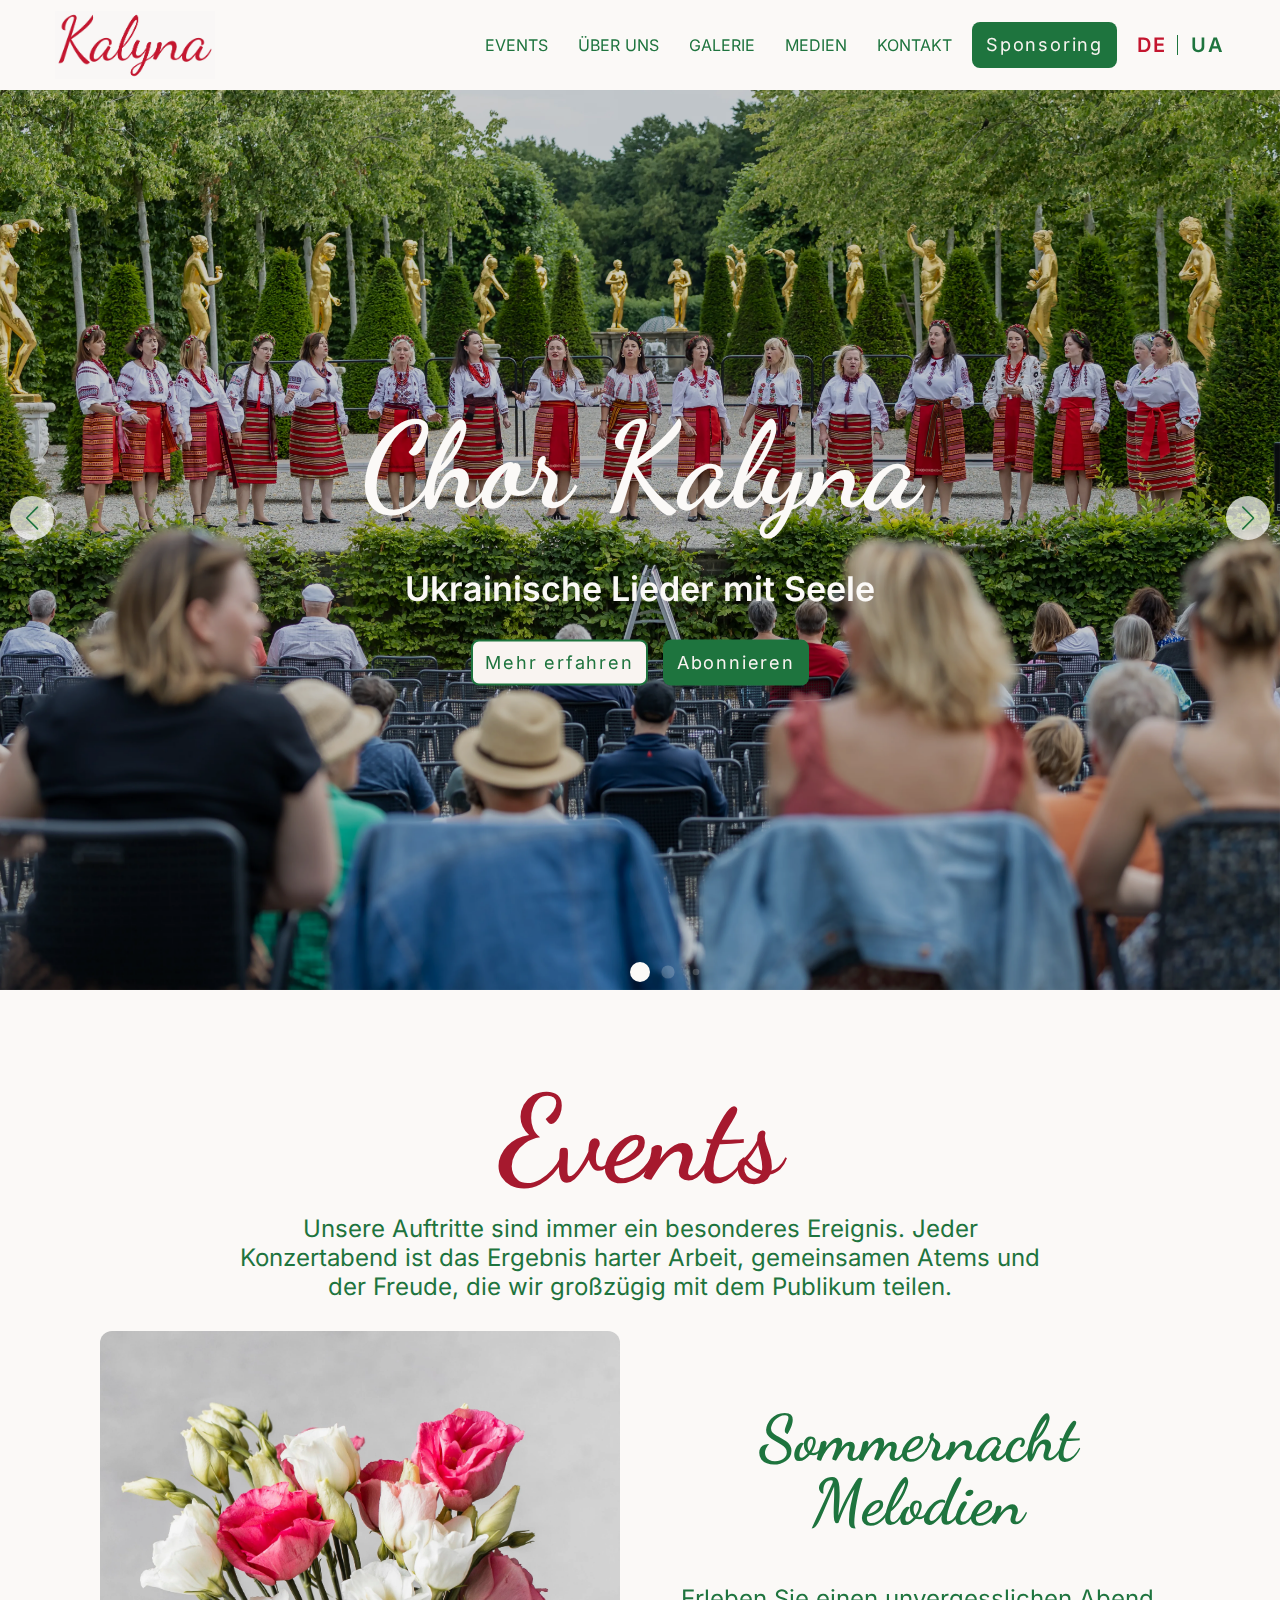
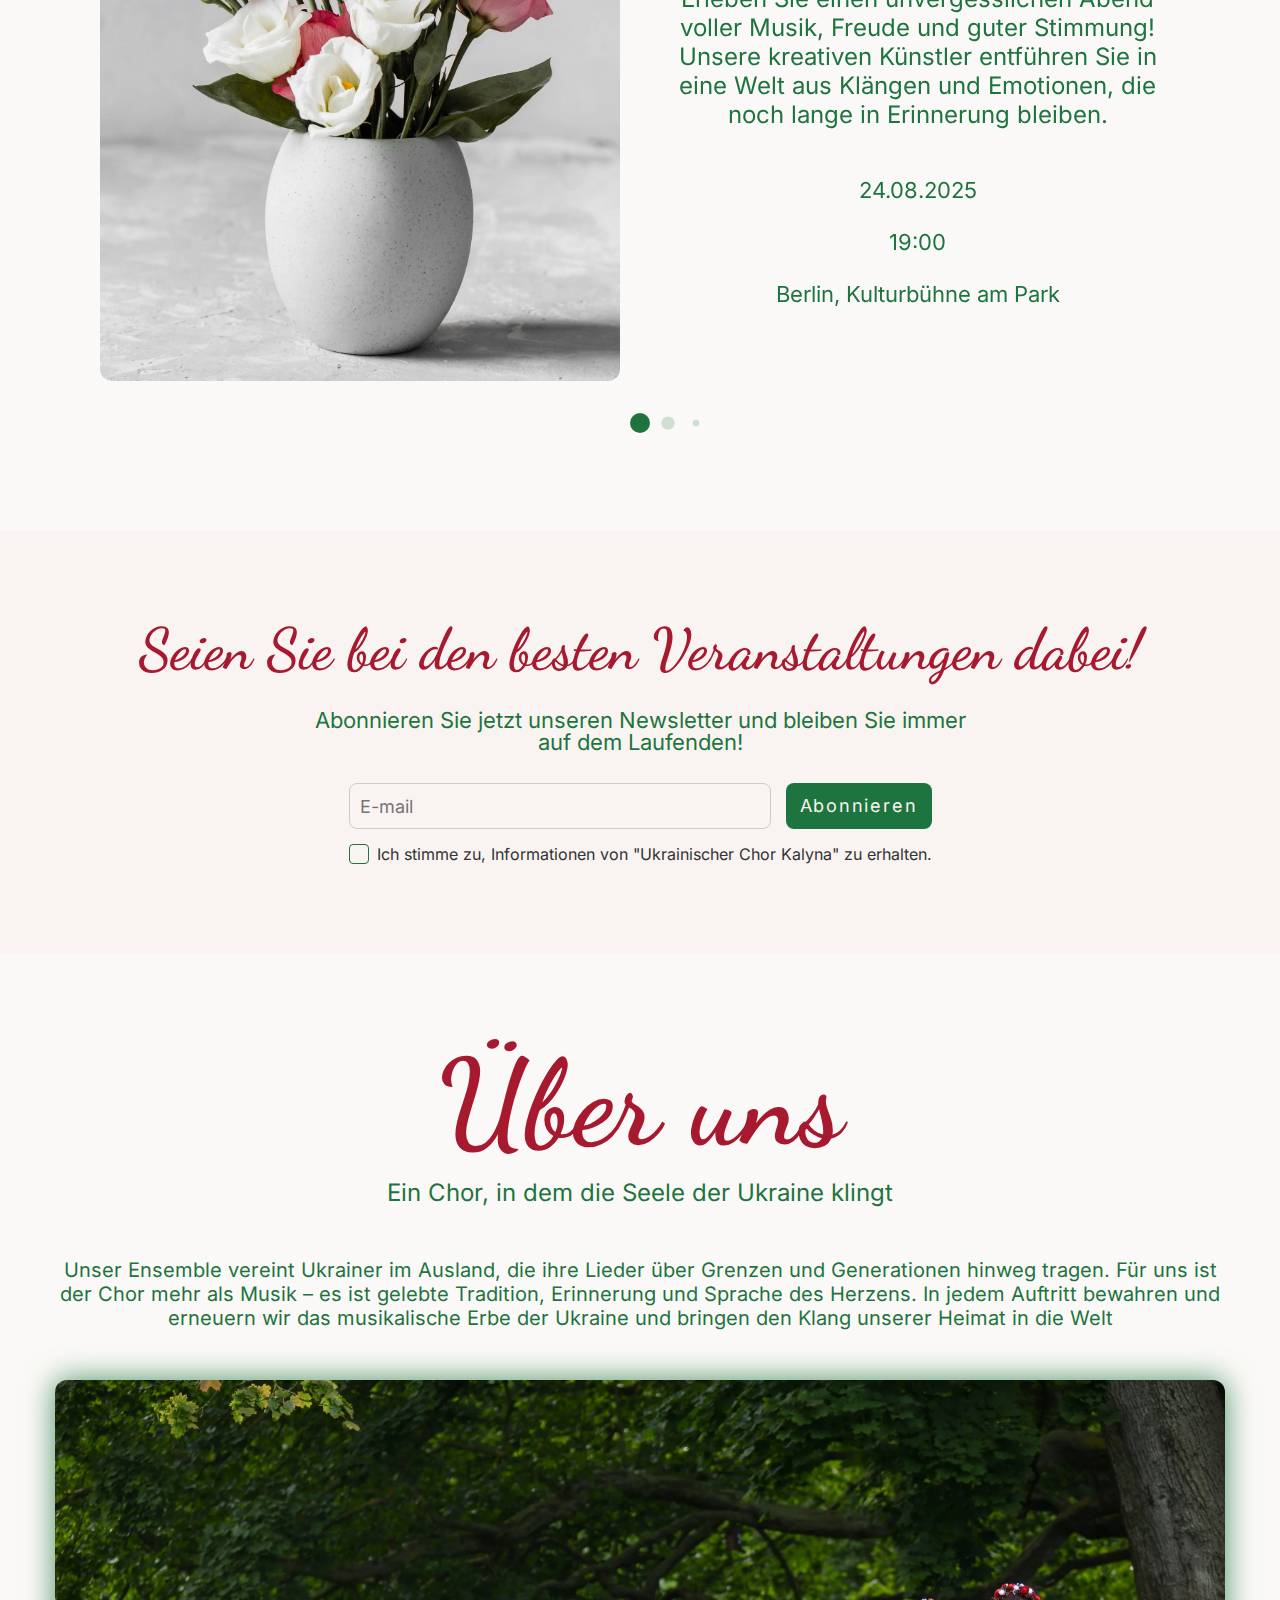
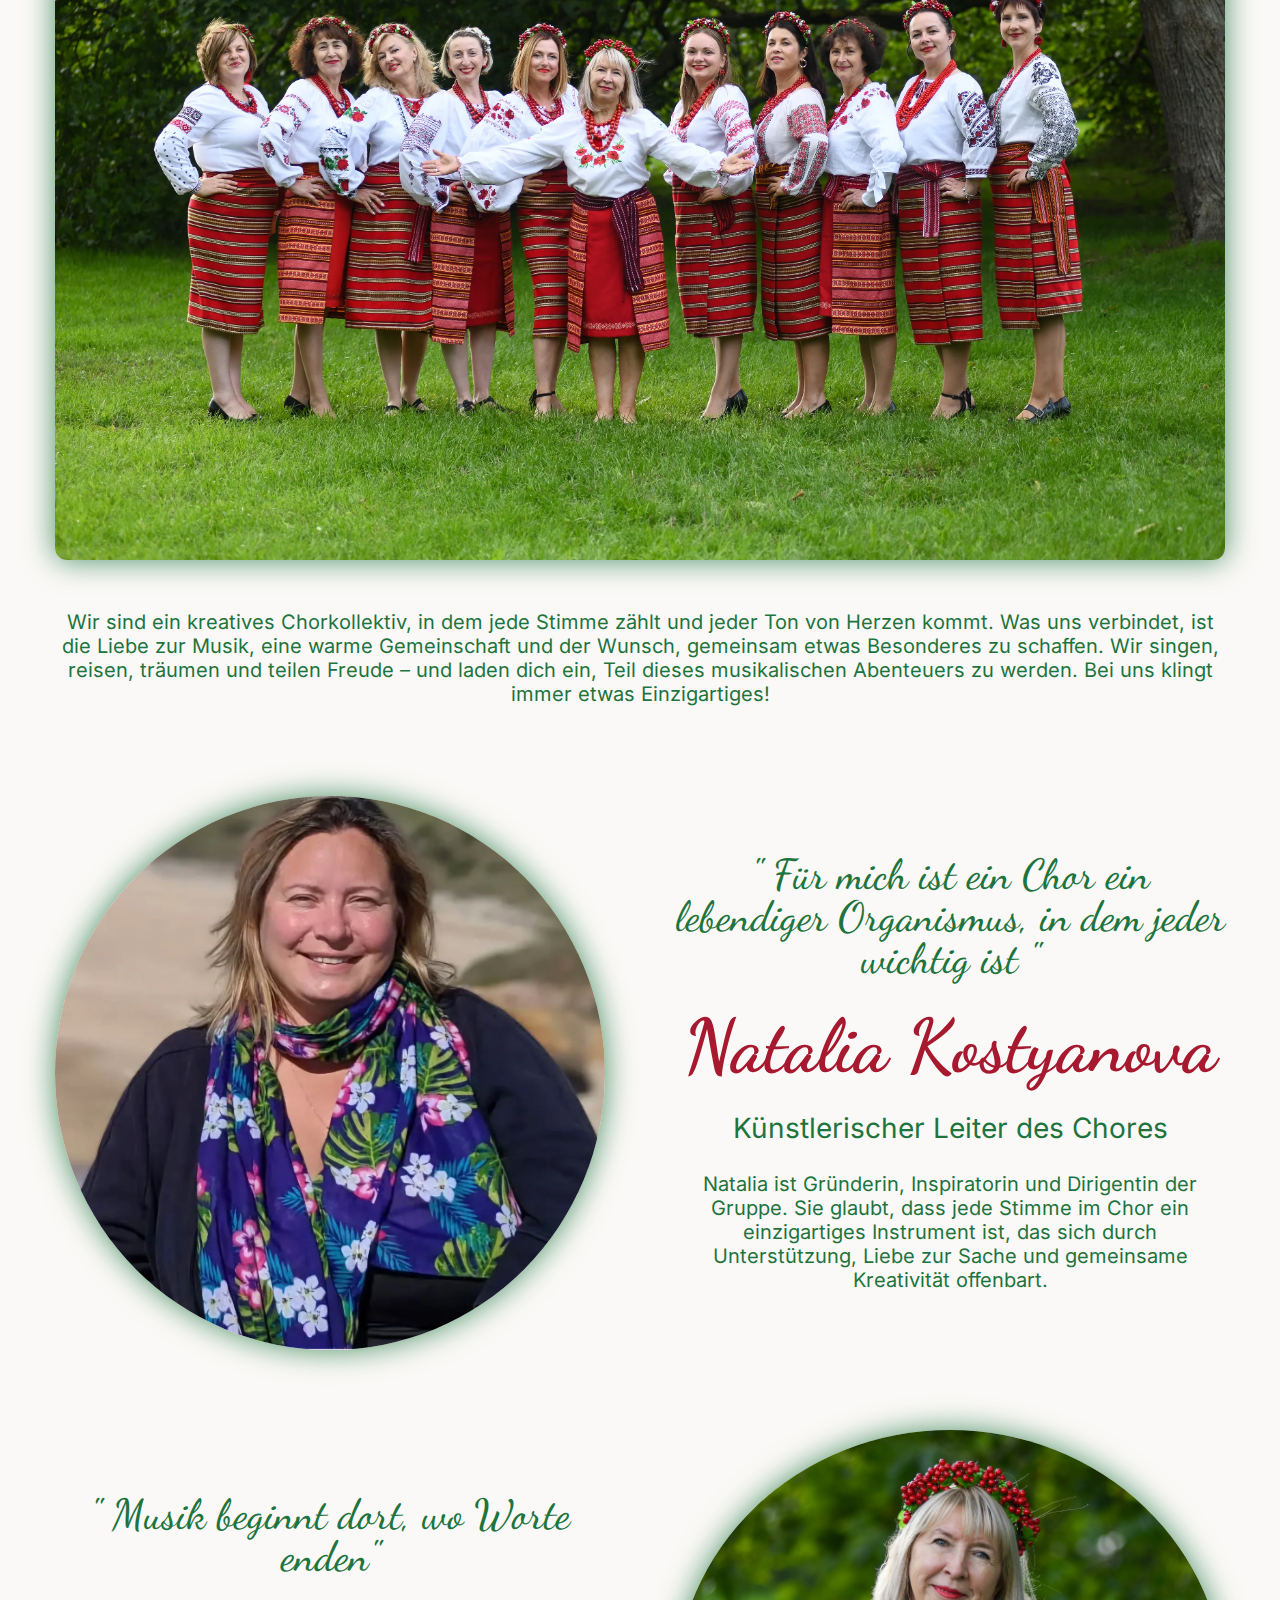
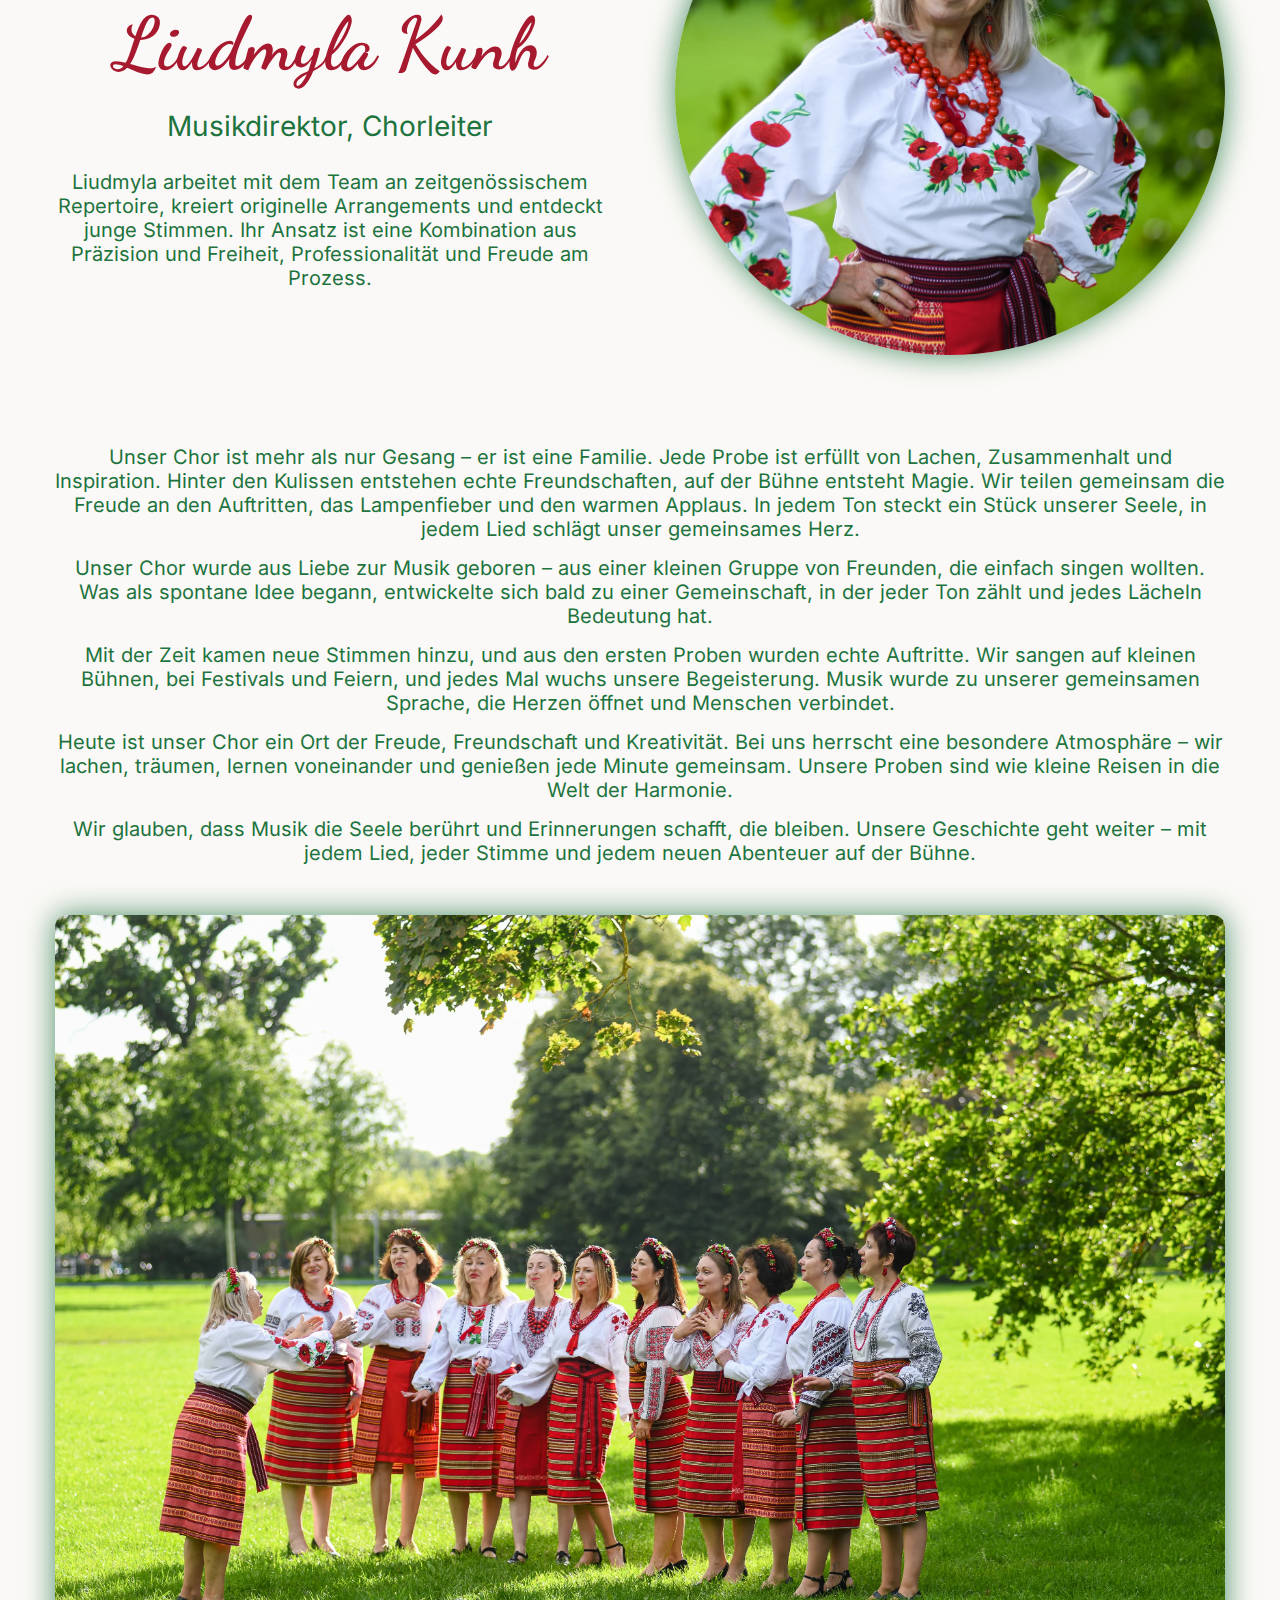
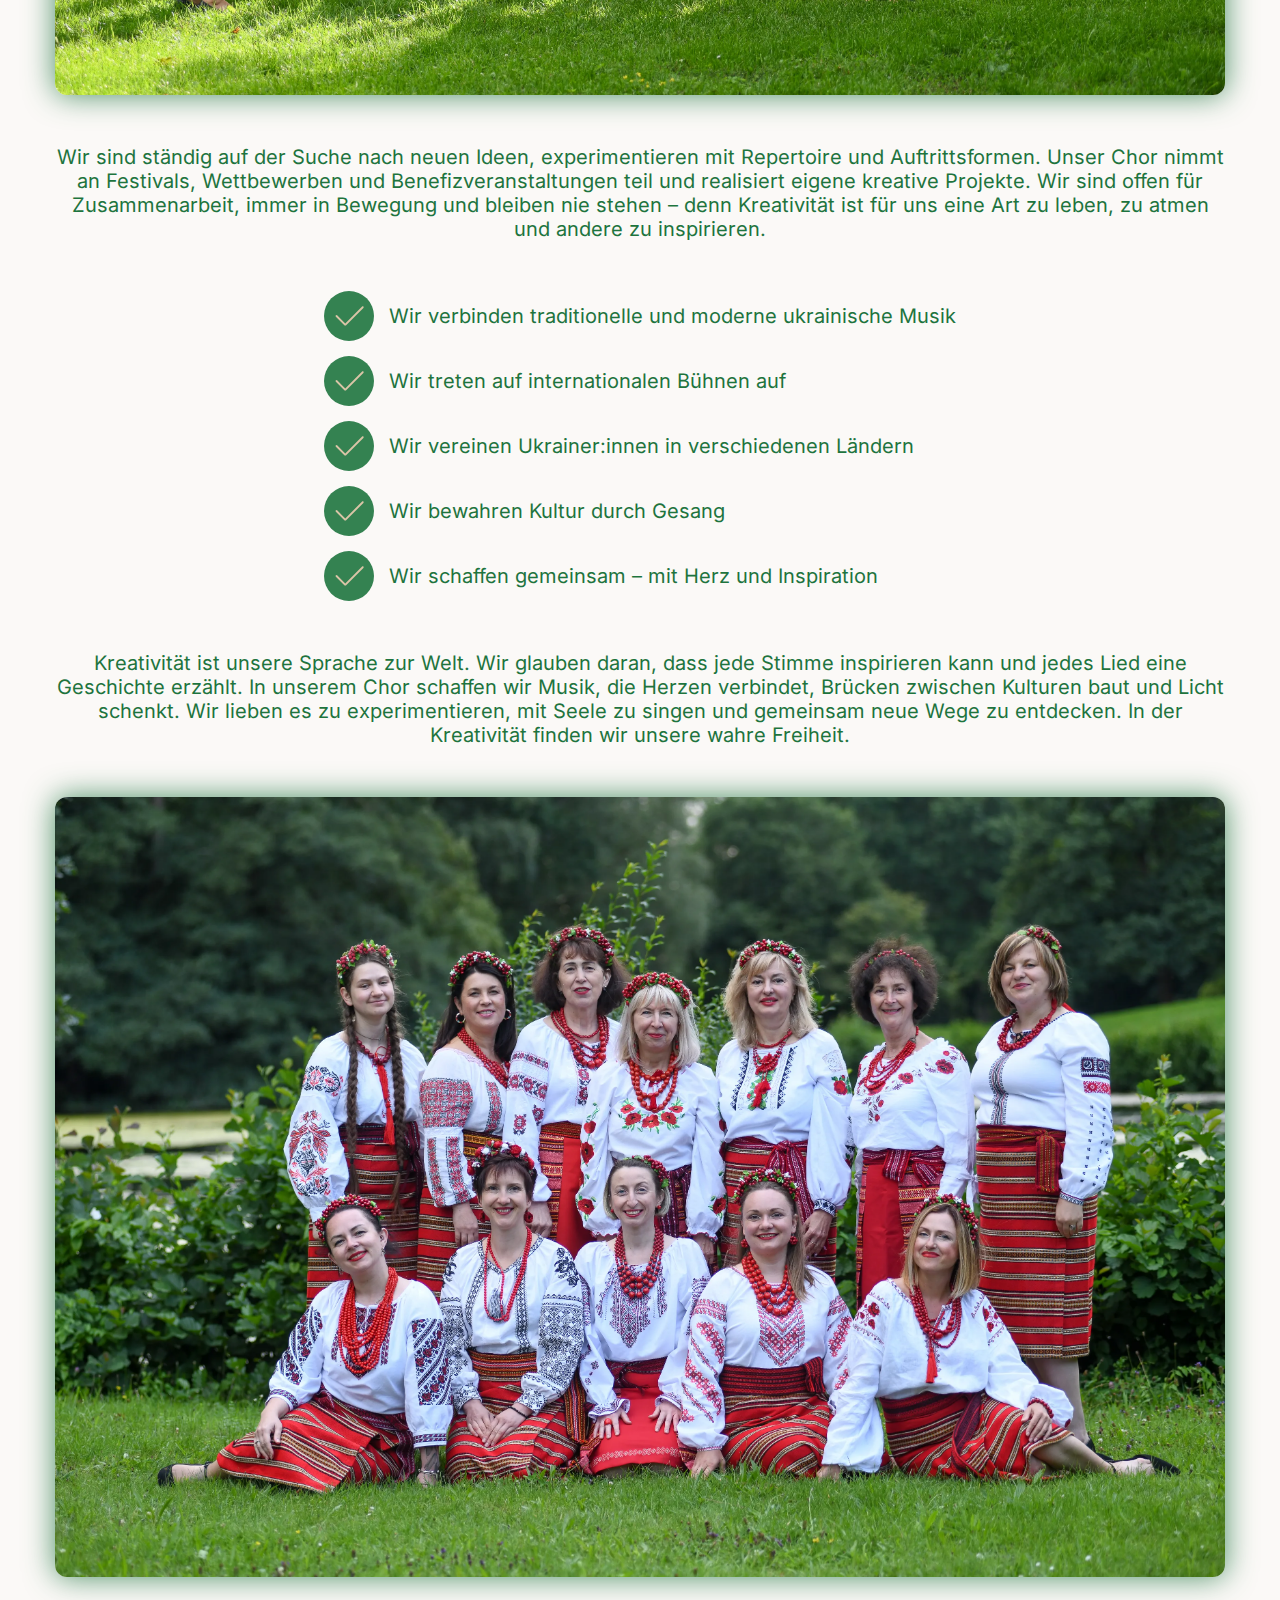
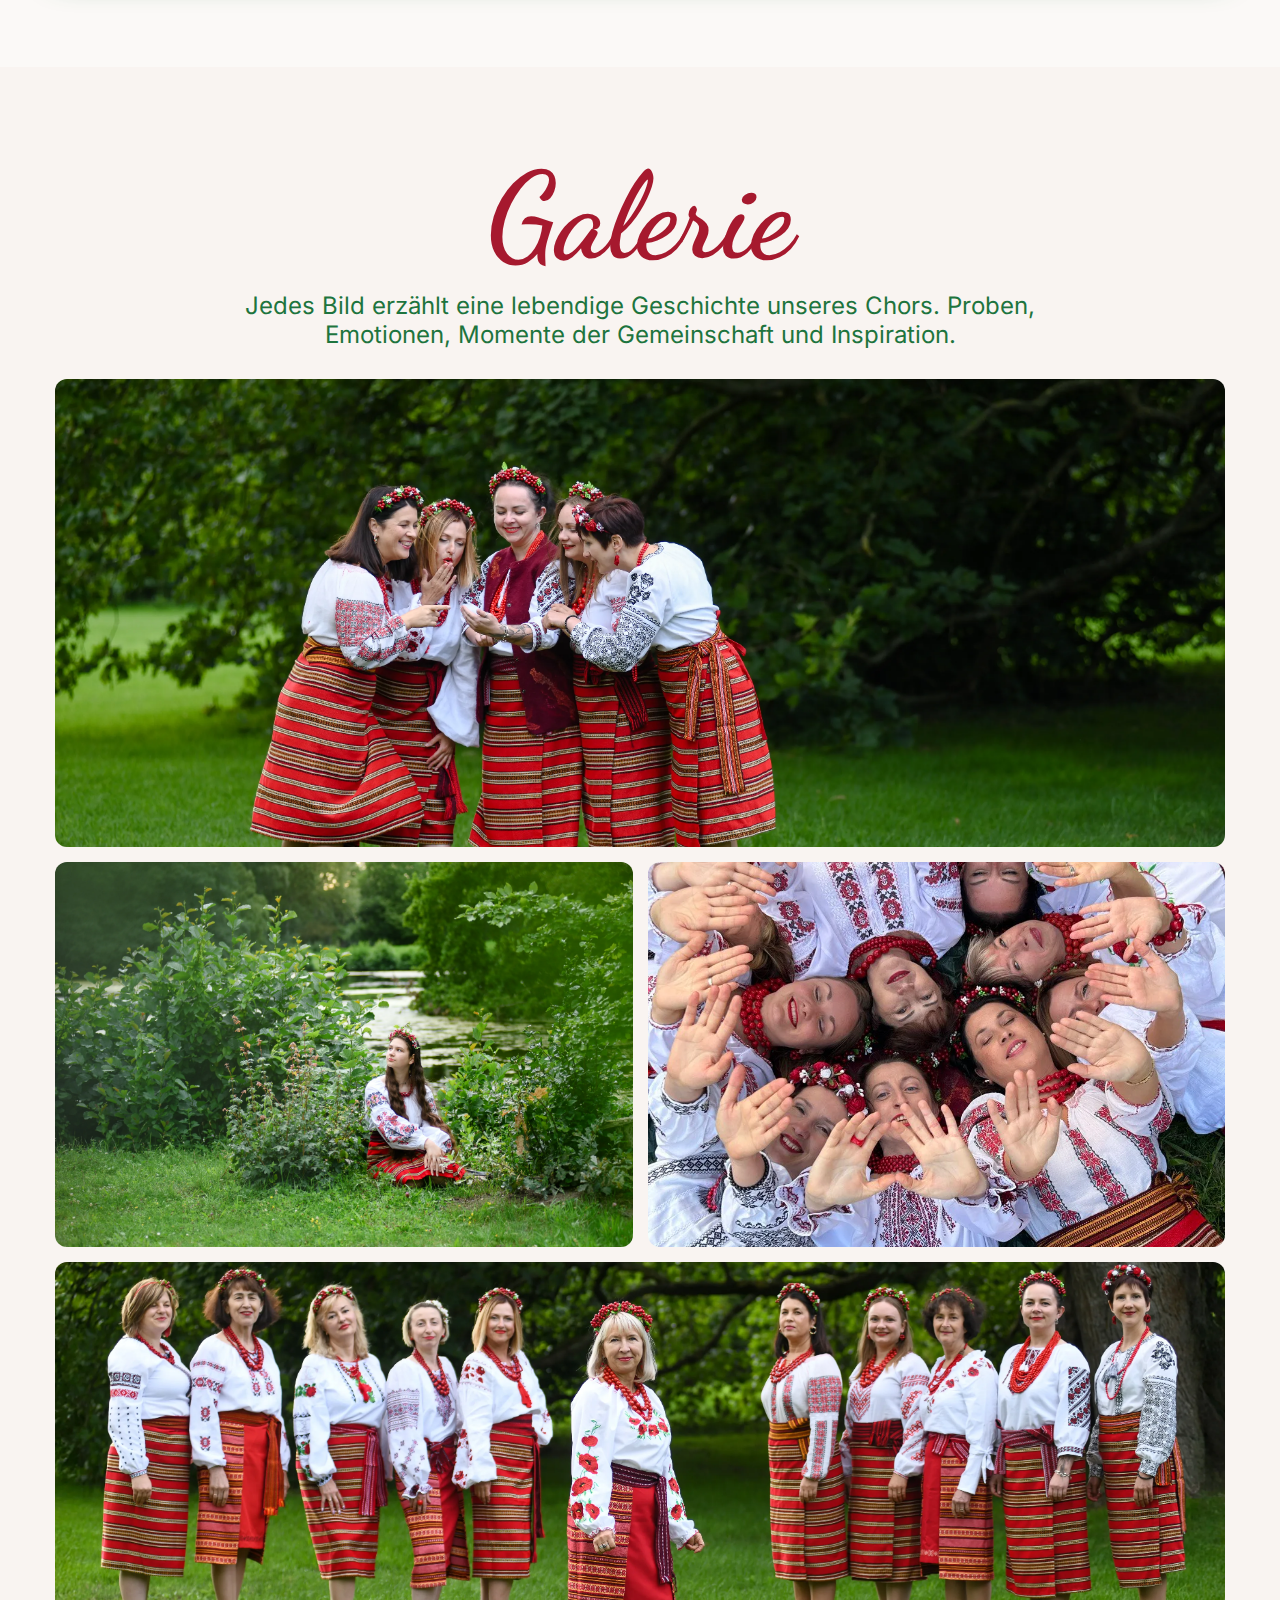
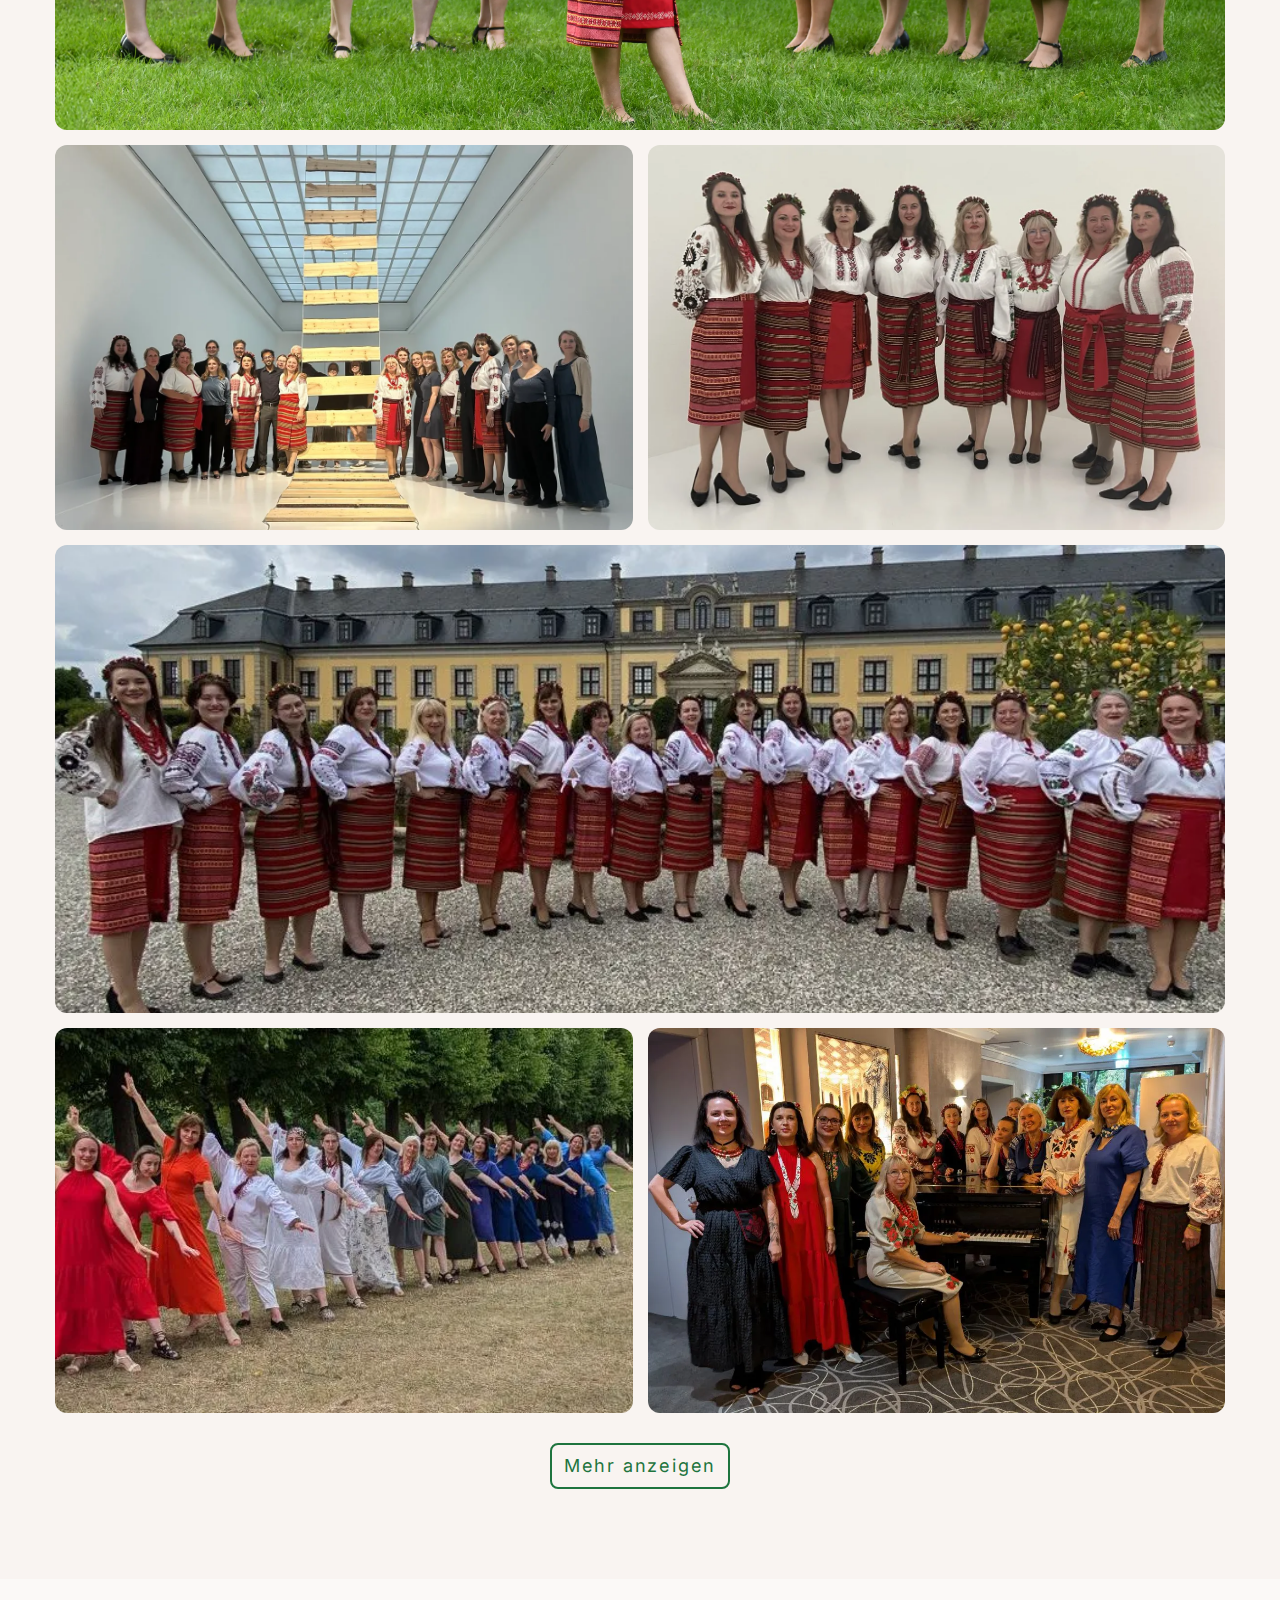
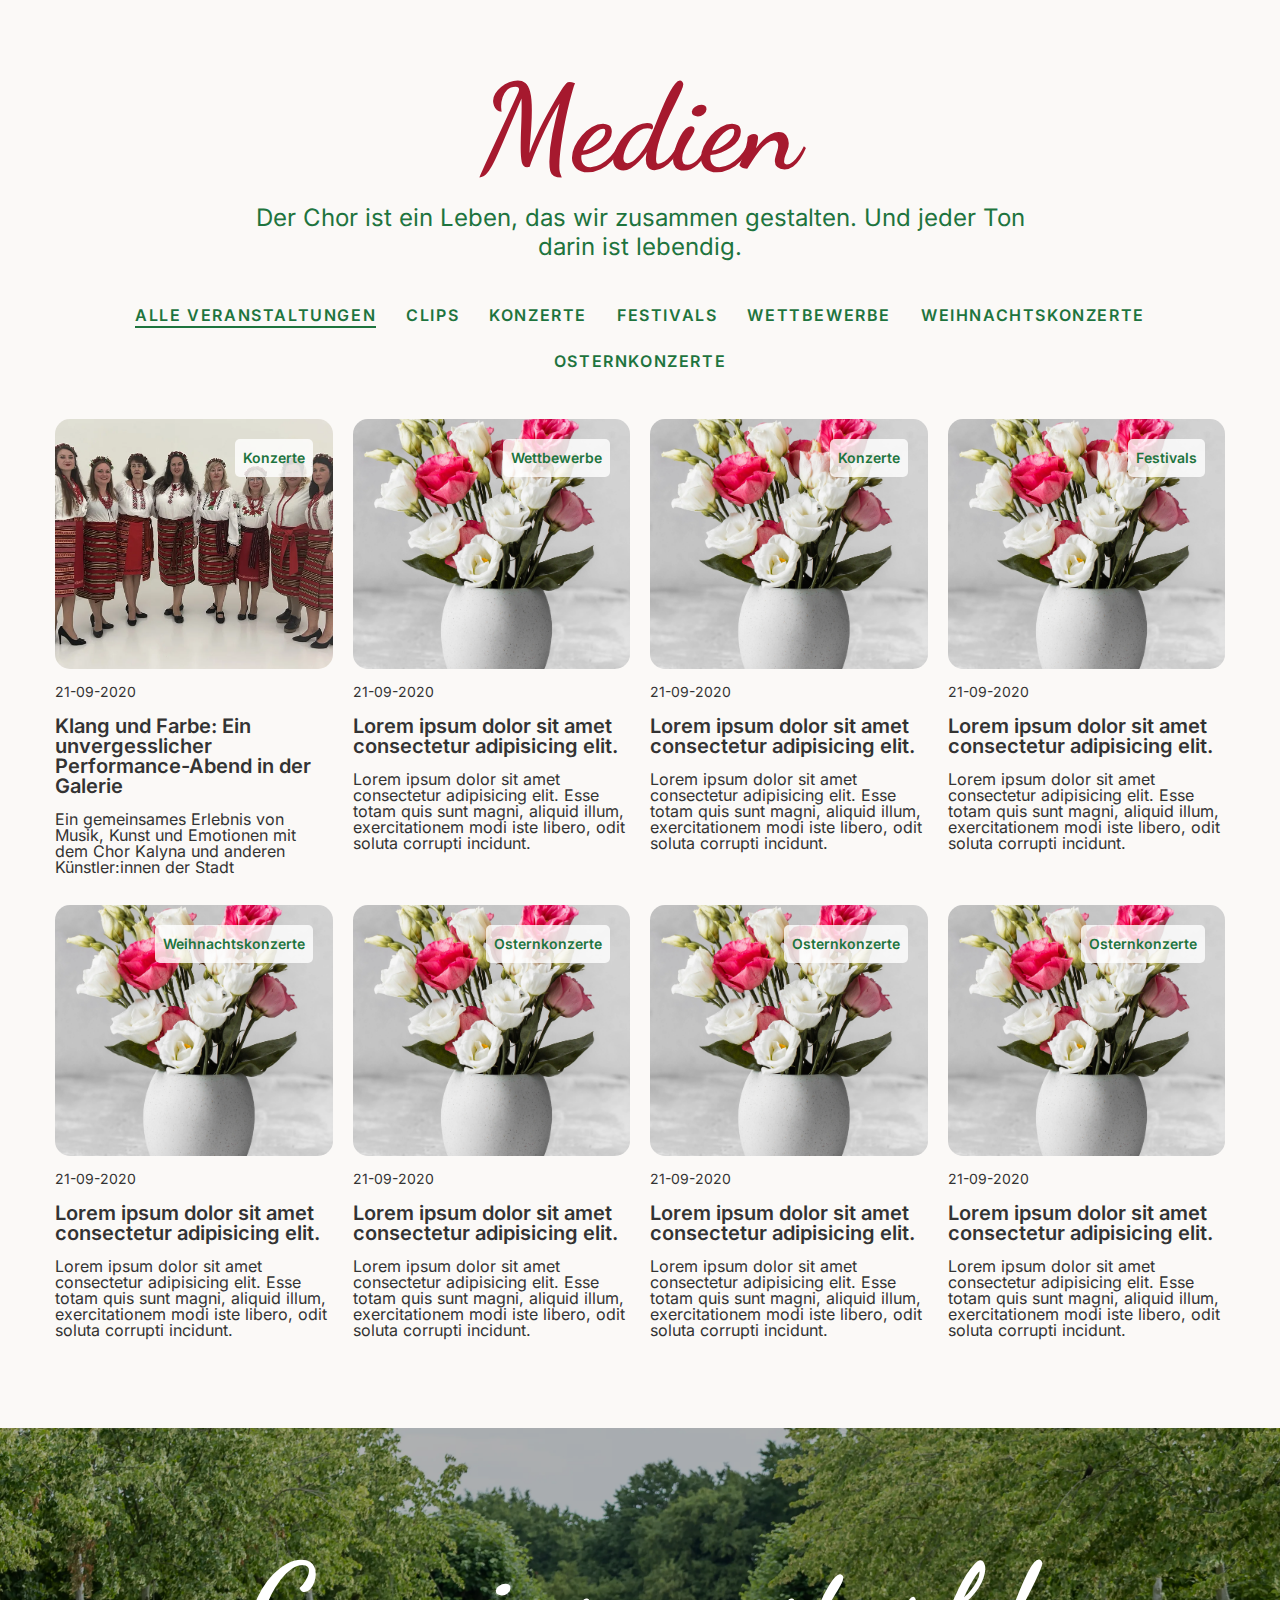
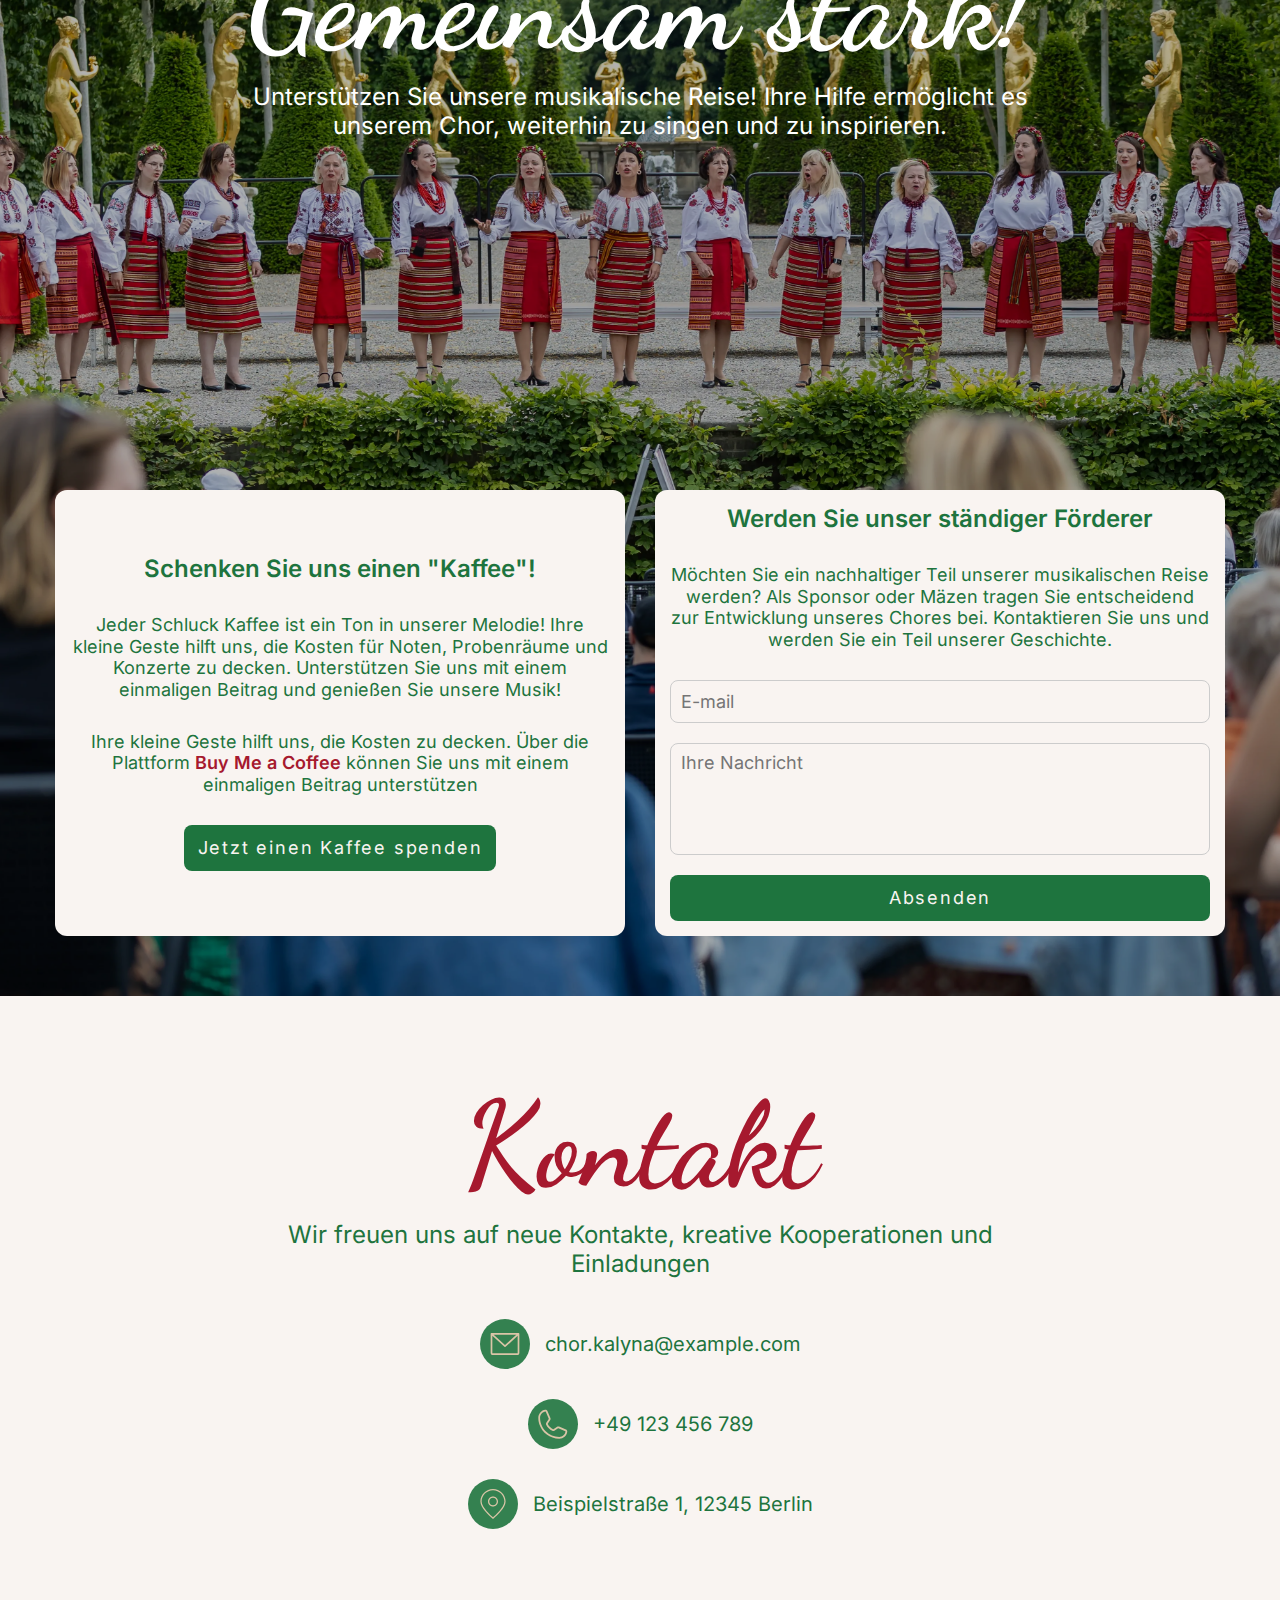
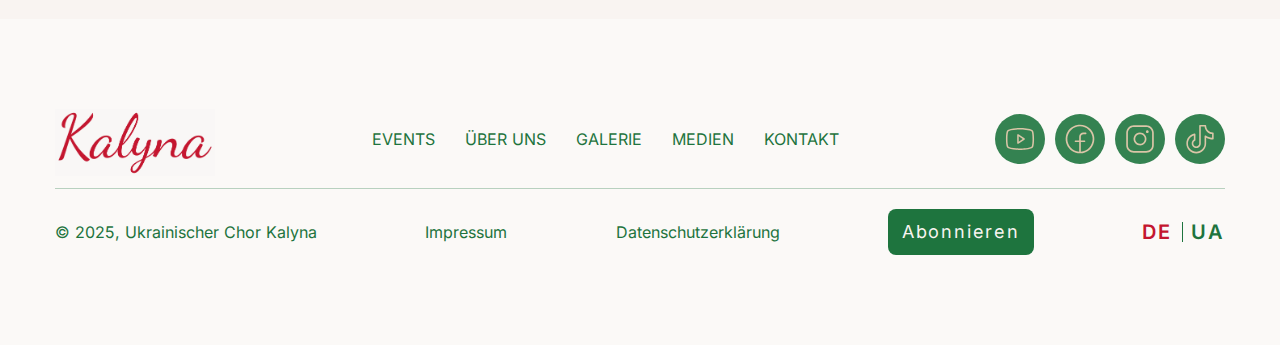
<file: index.html>
<!doctype html>
<html lang="de">
	<head>
		<meta charset="UTF-8">
		<meta name="viewport" content="width=device-width, initial-scale=1.0">
		<link rel="shortcut icon" href="./assets/img/favicon.jpg">
		<title>Ukrainischer Chor Kalyna</title>
		<style>*{border:0;margin:0;padding:0}*,:after,:before{box-sizing:border-box}:after,:before{display:inline-block}body,html{height:100%}body{line-height:1;scrollbar-gutter:stable;-ms-text-size-adjust:100%;-moz-text-size-adjust:100%;-webkit-text-size-adjust:100%;-webkit-font-smoothing:antialiased;-moz-osx-font-smoothing:grayscale}button{background-color:transparent;color:inherit;font-family:inherit;font-size:inherit;line-height:inherit}a{color:inherit;display:inline-block;text-decoration:none}ul li{list-style:none}img{height:auto;max-width:100%;vertical-align:middle}h1,h3,h4{font-size:inherit;font-weight:inherit}:root{--header-height:5.625rem}body{background-color:#fbf9f7;color:#333;font-family:Inter;font-size:1rem;min-width:20rem;opacity:0;padding-top:var(--header-height)}.wrapper{display:flex;flex-direction:column;min-height:100%;overflow:clip}.wrapper>main{flex:1 1 auto}.wrapper>*{min-width:0}[class*=__container]{margin:0 auto;max-width:75rem;padding-left:.9375rem;padding-right:.9375rem}.logo{flex:0 0 10rem;max-width:10rem;position:relative;z-index:50}.logo img{display:block;height:auto;width:100%}.lang-switcher{flex:0 0 auto;position:relative;z-index:10}.lang-switcher__item{color:#1e743e;font-weight:600;letter-spacing:.1em}.lang-switcher__item--de{border-right:.0625rem solid #1e743e;margin-right:.5rem;padding-right:.625rem}.lang-switcher__item--active{color:#c4162f}.lang-switcher--mobile-only{display:none}.title{font-family:Inter}.title--main{color:#fbf9f7;font-family:Dancing Script;text-align:center}.title--main{font-weight:700;line-height:1.2}.social{display:flex;gap:.625rem}.social__item{align-items:center;background-color:rgba(30,116,62,.9);border-radius:50%;display:inline-flex;height:3.125rem;justify-content:center;width:3.125rem}.social__item img{height:1.875rem;width:1.875rem}.social--mobile-only{display:none}.hero{display:grid;min-height:100vh;overflow:hidden;position:relative;width:100%}.hero>*{grid-column:1/-1;grid-row:1/-1}.hero__container{align-items:center;display:flex;justify-content:center;left:50%;max-width:56.25rem;position:absolute;text-align:center;top:50%;transform:translate(-50%,-50%);width:100%;z-index:50}.hero__slider{height:100%;inset:0;position:absolute;width:100%}.hero__slider:after{background:rgba(0,0,0,.2);content:"";inset:0;position:absolute;z-index:3}.hero__wrapper{height:100%}.hero__slide{aspect-ratio:21/9;position:relative}.hero__image{height:100%;left:0;position:absolute;top:0;width:100%}.hero__image img{height:100%;object-fit:cover;width:100%}.hero__picture{display:none}.hero__picture img{background-color:#fbf9f7;height:100%;object-fit:cover;width:100%}.hero .swiper-button-next,.hero .swiper-button-prev{align-items:center;background-color:hsla(0,0%,100%,.7);border-radius:50%;display:flex;height:2.75rem;justify-content:center;position:absolute;top:50%;transform:translateY(-50%);width:2.75rem;z-index:100}.hero .swiper-button-next:after,.hero .swiper-button-prev:after{color:#1e743e;font-size:1.5rem}.hero__content{align-items:center;display:flex;flex-direction:column;gap:1.875rem;justify-content:center;text-align:center}.hero__text{color:#fbf9f7;font-family:Inter;font-weight:600;line-height:1.2;text-align:center}.hero__buttons{display:flex;gap:.9375rem}.topics__tab{display:none}.topics__items{column-gap:1.25rem;display:grid;grid-template-columns:repeat(auto-fill,minmax(15.625rem,1fr));row-gap:1.875rem}.item-topics{align-content:start;display:grid;gap:.9375rem;opacity:0;position:relative;transform:translateY(1.25rem)}.item-topics__category{background-color:hsla(0,0%,100%,.8);border-radius:.3125rem;color:#1e743e;font-size:.875rem;font-weight:600;padding:.75rem .5rem;position:absolute;right:1.25rem;top:1.25rem;z-index:2;z-index:5}.item-topics__image{border-radius:.9375rem;overflow:hidden;padding-bottom:90.322581%;position:relative}.item-topics__image img{height:100%;left:0;object-fit:cover;position:absolute;top:0;width:100%}.item-topics__date{font-size:.875rem;line-height:1.2}.item-topics__title{font-weight:600}.menu__body{flex-direction:column;gap:1.875rem}.menu__body,.menu__list{display:flex;justify-content:center}.menu__list{align-items:center;color:#1e743e;column-gap:1.875rem;flex-grow:1;flex-wrap:wrap;row-gap:.9375rem;text-transform:uppercase}.menu__link{font-size:1rem;position:relative}.menu__link:after{background-color:#1e743e;bottom:-.3125rem;content:"";height:.125rem;left:50%;position:absolute;width:0}.icon-menu{display:none}.header{background-color:#1e743e;background-color:transparent;min-height:var(--header-height);position:fixed;z-index:200}.header,.header:before{left:0;top:0;width:100%}.header:before{backdrop-filter:blur(.625rem);background-color:hsla(0,0%,100%,.6);content:"";height:100%;opacity:0;position:absolute;z-index:-1}.header__container{align-items:center;display:flex;gap:.9375rem;justify-content:space-between;padding-block:.3125rem}.header__navigation{align-items:center;display:flex;gap:1.25rem;justify-content:flex-end}.header__button{position:relative;z-index:10}.button{background-color:#1e743e;border-radius:.5rem;color:#f9f4f1;font-family:Inter;font-weight:500;letter-spacing:.1em;padding:.875rem}.button--border{background-color:#f9f4f1;border:.125rem solid #1e743e;color:#1e743e;padding:.75rem}@font-face{font-family:swiper-icons;font-style:normal;font-weight:400;src:url("data:application/font-woff;charset=utf-8;base64, [base64]//wADZ2x5ZgAAAywAAADMAAAD2MHtryVoZWFkAAABbAAAADAAAAA2E2+eoWhoZWEAAAGcAAAAHwAAACQC9gDzaG10eAAAAigAAAAZAAAArgJkABFsb2NhAAAC0AAAAFoAAABaFQAUGG1heHAAAAG8AAAAHwAAACAAcABAbmFtZQAAA/gAAAE5AAACXvFdBwlwb3N0AAAFNAAAAGIAAACE5s74hXjaY2BkYGAAYpf5Hu/j+W2+MnAzMYDAzaX6QjD6/4//Bxj5GA8AuRwMYGkAPywL13jaY2BkYGA88P8Agx4j+/8fQDYfA1AEBWgDAIB2BOoAeNpjYGRgYNBh4GdgYgABEMnIABJzYNADCQAACWgAsQB42mNgYfzCOIGBlYGB0YcxjYGBwR1Kf2WQZGhhYGBiYGVmgAFGBiQQkOaawtDAoMBQxXjg/wEGPcYDDA4wNUA2CCgwsAAAO4EL6gAAeNpj2M0gyAACqxgGNWBkZ2D4/wMA+xkDdgAAAHjaY2BgYGaAYBkGRgYQiAHyGMF8FgYHIM3DwMHABGQrMOgyWDLEM1T9/w8UBfEMgLzE////P/5//f/V/xv+r4eaAAeMbAxwIUYmIMHEgKYAYjUcsDAwsLKxc3BycfPw8jEQA/[base64]/uznmfPFBNODM2K7MTQ45YEAZqGP81AmGGcF3iPqOop0r1SPTaTbVkfUe4HXj97wYE+yNwWYxwWu4v1ugWHgo3S1XdZEVqWM7ET0cfnLGxWfkgR42o2PvWrDMBSFj/IHLaF0zKjRgdiVMwScNRAoWUoH78Y2icB/yIY09An6AH2Bdu/UB+yxopYshQiEvnvu0dURgDt8QeC8PDw7Fpji3fEA4z/PEJ6YOB5hKh4dj3EvXhxPqH/SKUY3rJ7srZ4FZnh1PMAtPhwP6fl2PMJMPDgeQ4rY8YT6Gzao0eAEA409DuggmTnFnOcSCiEiLMgxCiTI6Cq5DZUd3Qmp10vO0LaLTd2cjN4fOumlc7lUYbSQcZFkutRG7g6JKZKy0RmdLY680CDnEJ+UMkpFFe1RN7nxdVpXrC4aTtnaurOnYercZg2YVmLN/d/gczfEimrE/fs/bOuq29Zmn8tloORaXgZgGa78yO9/cnXm2BpaGvq25Dv9S4E9+5SIc9PqupJKhYFSSl47+Qcr1mYNAAAAeNptw0cKwkAAAMDZJA8Q7OUJvkLsPfZ6zFVERPy8qHh2YER+3i/BP83vIBLLySsoKimrqKqpa2hp6+jq6RsYGhmbmJqZSy0sraxtbO3sHRydnEMU4uR6yx7JJXveP7WrDycAAAAAAAH//wACeNpjYGRgYOABYhkgZgJCZgZNBkYGLQZtIJsFLMYAAAw3ALgAeNolizEKgDAQBCchRbC2sFER0YD6qVQiBCv/H9ezGI6Z5XBAw8CBK/m5iQQVauVbXLnOrMZv2oLdKFa8Pjuru2hJzGabmOSLzNMzvutpB3N42mNgZGBg4GKQYzBhYMxJLMlj4GBgAYow/P/PAJJhLM6sSoWKfWCAAwDAjgbRAAB42mNgYGBkAIIbCZo5IPrmUn0hGA0AO8EFTQAA")}:root{--swiper-theme-color:#007aff}:host{display:block;margin-left:auto;margin-right:auto;position:relative;z-index:1}.swiper{display:block;list-style:none;margin-left:auto;margin-right:auto;overflow:hidden;padding:0;position:relative;z-index:1}.swiper-wrapper{box-sizing:content-box;display:flex;height:100%;position:relative;width:100%;z-index:1}.swiper-wrapper{transform:translateZ(0)}.swiper-slide{display:block;flex-shrink:0;height:100%;position:relative;width:100%}:root{--swiper-navigation-size:2.75rem}.swiper-button-next,.swiper-button-prev{align-items:center;color:var(--swiper-navigation-color,var(--swiper-theme-color));display:flex;height:var(--swiper-navigation-size);justify-content:center;margin-top:calc(0rem - var(--swiper-navigation-size)/ 2);position:absolute;top:var(--swiper-navigation-top-offset,50%);width:calc(var(--swiper-navigation-size)/44*27);z-index:10}.swiper-button-prev{left:var(--swiper-navigation-sides-offset,.625rem);right:auto}.swiper-button-next:after,.swiper-button-prev:after{font-family:swiper-icons;font-size:var(--swiper-navigation-size);font-variant:normal;letter-spacing:0;line-height:1;text-transform:none!important}.swiper-button-prev:after{content:"prev"}.swiper-button-next{left:auto;right:var(--swiper-navigation-sides-offset,.625rem)}.swiper-button-next:after{content:"next"}@media (max-width:61.99875em) and (min-width:75em){.menu__body:before{min-height:5.625rem}}@media (max-width:61.99875em){:root{--header-height:4.6875rem}.social--mobile-only{align-items:center;display:flex;justify-content:center}.hero{height:100vh}.hero:after{background:rgba(0,0,0,.2);content:"";inset:0;position:absolute;z-index:5}.hero__slide,.hero__slider,.hero__wrapper{display:none}.hero__picture{display:block;height:100%;left:0;object-fit:cover;position:absolute;top:0;width:100%;z-index:5}.hero .swiper-button-next,.hero .swiper-button-prev{display:none}.menu__body{background-color:#fbf9f7;height:100%;left:-100%;overflow:auto;padding:6.25rem .9375rem 1.875rem}.menu__body,.menu__body:before{position:fixed;top:0;width:100%}.menu__body:before{content:"";left:0;z-index:2}.menu__list{align-items:center;flex-direction:column;flex-wrap:nowrap;gap:1.875rem;justify-content:flex-start}.menu__link{font-size:1.25rem}.icon-menu{display:block;height:1.125rem;position:relative;width:1.875rem;z-index:5}.icon-menu span,.icon-menu:after,.icon-menu:before{background-color:#1e743e;content:"";height:.125rem;position:absolute;right:0;width:100%}.icon-menu:before{top:0}.icon-menu:after{bottom:0}.icon-menu span{top:calc(50% - .0625rem)}}@media (max-width:47.99875em){:root{--header-height:4.0625rem}.logo{flex:0 0 7.5rem;max-width:7.5rem}.header__container{gap:.3125rem}.header__navigation{display:flex;gap:.625rem}}@media (max-width:29.99875em){.lang-switcher{display:none}.lang-switcher--mobile-only{display:block}}@media (max-width:20em){.lang-switcher__item{font-size:1.125rem}.title--main{font-size:4.625rem}.hero__text{font-size:1.25rem}.item-topics__title{font-size:1.125rem}.item-topics__text{font-size:.875rem}.header__container{min-height:3.4375rem}.button{font-size:.875rem}}@media (max-width:61.99875em) and (min-width:20em) and (max-width:75em){.menu__body:before{min-height:clamp(3.4375rem,2.64204545454375rem + 3.9772727273vw,5.625rem)}}@media (min-width:20em) and (max-width:75em){.lang-switcher__item{font-size:clamp(1.125rem,1.07954545454375rem + .2272727273vw,1.25rem)}.title--main{font-size:clamp(4.625rem,3.57954545454375rem + 5.2272727273vw,7.5rem)}.hero__text{font-size:clamp(1.25rem,.93181818181875rem + 1.5909090909vw,2.125rem)}.item-topics__title{font-size:clamp(1.125rem,1.07954545454375rem + .2272727273vw,1.25rem)}.item-topics__text{font-size:clamp(.875rem,.82954545454375rem + .2272727273vw,1rem)}.header__container{min-height:clamp(3.4375rem,2.64204545454375rem + 3.9772727273vw,5.625rem)}.button{font-size:clamp(.875rem,.78409090909375rem + .4545454545vw,1.125rem)}}@media (min-width:75em){.lang-switcher__item{font-size:1.25rem}.title--main{font-size:7.5rem}.hero__text{font-size:2.125rem}.item-topics__title{font-size:1.25rem}.item-topics__text{font-size:1rem}.header__container{min-height:5.625rem}.button{font-size:1.125rem}}@font-face{font-display:swap;font-family:Inter;font-style:normal;font-weight:400;src:url(assets/fonts/UcC73FwrK3iLTeHuS_nVMrMxCp50SjIa2JL7SUc.woff2) format("woff2");unicode-range:u+0460-052f,u+1c80-1c8a,u+20b4,u+2de0-2dff,u+a640-a69f,u+fe2e-fe2f}@font-face{font-display:swap;font-family:Inter;font-style:normal;font-weight:400;src:url(assets/fonts/UcC73FwrK3iLTeHuS_nVMrMxCp50SjIa0ZL7SUc.woff2) format("woff2");unicode-range:u+0301,u+0400-045f,u+0490-0491,u+04b0-04b1,u+2116}@font-face{font-display:swap;font-family:Inter;font-style:normal;font-weight:400;src:url(assets/fonts/UcC73FwrK3iLTeHuS_nVMrMxCp50SjIa2ZL7SUc.woff2) format("woff2");unicode-range:u+1f??}@font-face{font-display:swap;font-family:Inter;font-style:normal;font-weight:400;src:url(assets/fonts/UcC73FwrK3iLTeHuS_nVMrMxCp50SjIa1pL7SUc.woff2) format("woff2");unicode-range:u+0370-0377,u+037a-037f,u+0384-038a,u+038c,u+038e-03a1,u+03a3-03ff}@font-face{font-display:swap;font-family:Inter;font-style:normal;font-weight:400;src:url(assets/fonts/UcC73FwrK3iLTeHuS_nVMrMxCp50SjIa2pL7SUc.woff2) format("woff2");unicode-range:u+0102-0103,u+0110-0111,u+0128-0129,u+0168-0169,u+01a0-01a1,u+01af-01b0,u+0300-0301,u+0303-0304,u+0308-0309,u+0323,u+0329,u+1ea0-1ef9,u+20ab}@font-face{font-display:swap;font-family:Inter;font-style:normal;font-weight:400;src:url(assets/fonts/UcC73FwrK3iLTeHuS_nVMrMxCp50SjIa25L7SUc.woff2) format("woff2");unicode-range:u+0100-02ba,u+02bd-02c5,u+02c7-02cc,u+02ce-02d7,u+02dd-02ff,u+0304,u+0308,u+0329,u+1d00-1dbf,u+1e00-1e9f,u+1ef2-1eff,u+2020,u+20a0-20ab,u+20ad-20c0,u+2113,u+2c60-2c7f,u+a720-a7ff}@font-face{font-display:swap;font-family:Inter;font-style:normal;font-weight:400;src:url(assets/fonts/UcC73FwrK3iLTeHuS_nVMrMxCp50SjIa1ZL7.woff2) format("woff2");unicode-range:u+00??,u+0131,u+0152-0153,u+02bb-02bc,u+02c6,u+02da,u+02dc,u+0304,u+0308,u+0329,u+2000-206f,u+20ac,u+2122,u+2191,u+2193,u+2212,u+2215,u+feff,u+fffd}@font-face{font-display:swap;font-family:Inter;font-style:normal;font-weight:600;src:url(assets/fonts/UcC73FwrK3iLTeHuS_nVMrMxCp50SjIa2JL7SUc.woff2) format("woff2");unicode-range:u+0460-052f,u+1c80-1c8a,u+20b4,u+2de0-2dff,u+a640-a69f,u+fe2e-fe2f}@font-face{font-display:swap;font-family:Inter;font-style:normal;font-weight:600;src:url(assets/fonts/UcC73FwrK3iLTeHuS_nVMrMxCp50SjIa0ZL7SUc.woff2) format("woff2");unicode-range:u+0301,u+0400-045f,u+0490-0491,u+04b0-04b1,u+2116}@font-face{font-display:swap;font-family:Inter;font-style:normal;font-weight:600;src:url(assets/fonts/UcC73FwrK3iLTeHuS_nVMrMxCp50SjIa2ZL7SUc.woff2) format("woff2");unicode-range:u+1f??}@font-face{font-display:swap;font-family:Inter;font-style:normal;font-weight:600;src:url(assets/fonts/UcC73FwrK3iLTeHuS_nVMrMxCp50SjIa1pL7SUc.woff2) format("woff2");unicode-range:u+0370-0377,u+037a-037f,u+0384-038a,u+038c,u+038e-03a1,u+03a3-03ff}@font-face{font-display:swap;font-family:Inter;font-style:normal;font-weight:600;src:url(assets/fonts/UcC73FwrK3iLTeHuS_nVMrMxCp50SjIa2pL7SUc.woff2) format("woff2");unicode-range:u+0102-0103,u+0110-0111,u+0128-0129,u+0168-0169,u+01a0-01a1,u+01af-01b0,u+0300-0301,u+0303-0304,u+0308-0309,u+0323,u+0329,u+1ea0-1ef9,u+20ab}@font-face{font-display:swap;font-family:Inter;font-style:normal;font-weight:600;src:url(assets/fonts/UcC73FwrK3iLTeHuS_nVMrMxCp50SjIa25L7SUc.woff2) format("woff2");unicode-range:u+0100-02ba,u+02bd-02c5,u+02c7-02cc,u+02ce-02d7,u+02dd-02ff,u+0304,u+0308,u+0329,u+1d00-1dbf,u+1e00-1e9f,u+1ef2-1eff,u+2020,u+20a0-20ab,u+20ad-20c0,u+2113,u+2c60-2c7f,u+a720-a7ff}@font-face{font-display:swap;font-family:Inter;font-style:normal;font-weight:600;src:url(assets/fonts/UcC73FwrK3iLTeHuS_nVMrMxCp50SjIa1ZL7.woff2) format("woff2");unicode-range:u+00??,u+0131,u+0152-0153,u+02bb-02bc,u+02c6,u+02da,u+02dc,u+0304,u+0308,u+0329,u+2000-206f,u+20ac,u+2122,u+2191,u+2193,u+2212,u+2215,u+feff,u+fffd}@font-face{font-display:swap;font-family:Inter;font-style:normal;font-weight:700;src:url(assets/fonts/UcC73FwrK3iLTeHuS_nVMrMxCp50SjIa2JL7SUc.woff2) format("woff2");unicode-range:u+0460-052f,u+1c80-1c8a,u+20b4,u+2de0-2dff,u+a640-a69f,u+fe2e-fe2f}@font-face{font-display:swap;font-family:Inter;font-style:normal;font-weight:700;src:url(assets/fonts/UcC73FwrK3iLTeHuS_nVMrMxCp50SjIa0ZL7SUc.woff2) format("woff2");unicode-range:u+0301,u+0400-045f,u+0490-0491,u+04b0-04b1,u+2116}@font-face{font-display:swap;font-family:Inter;font-style:normal;font-weight:700;src:url(assets/fonts/UcC73FwrK3iLTeHuS_nVMrMxCp50SjIa2ZL7SUc.woff2) format("woff2");unicode-range:u+1f??}@font-face{font-display:swap;font-family:Inter;font-style:normal;font-weight:700;src:url(assets/fonts/UcC73FwrK3iLTeHuS_nVMrMxCp50SjIa1pL7SUc.woff2) format("woff2");unicode-range:u+0370-0377,u+037a-037f,u+0384-038a,u+038c,u+038e-03a1,u+03a3-03ff}@font-face{font-display:swap;font-family:Inter;font-style:normal;font-weight:700;src:url(assets/fonts/UcC73FwrK3iLTeHuS_nVMrMxCp50SjIa2pL7SUc.woff2) format("woff2");unicode-range:u+0102-0103,u+0110-0111,u+0128-0129,u+0168-0169,u+01a0-01a1,u+01af-01b0,u+0300-0301,u+0303-0304,u+0308-0309,u+0323,u+0329,u+1ea0-1ef9,u+20ab}@font-face{font-display:swap;font-family:Inter;font-style:normal;font-weight:700;src:url(assets/fonts/UcC73FwrK3iLTeHuS_nVMrMxCp50SjIa25L7SUc.woff2) format("woff2");unicode-range:u+0100-02ba,u+02bd-02c5,u+02c7-02cc,u+02ce-02d7,u+02dd-02ff,u+0304,u+0308,u+0329,u+1d00-1dbf,u+1e00-1e9f,u+1ef2-1eff,u+2020,u+20a0-20ab,u+20ad-20c0,u+2113,u+2c60-2c7f,u+a720-a7ff}@font-face{font-display:swap;font-family:Inter;font-style:normal;font-weight:700;src:url(assets/fonts/UcC73FwrK3iLTeHuS_nVMrMxCp50SjIa1ZL7.woff2) format("woff2");unicode-range:u+00??,u+0131,u+0152-0153,u+02bb-02bc,u+02c6,u+02da,u+02dc,u+0304,u+0308,u+0329,u+2000-206f,u+20ac,u+2122,u+2191,u+2193,u+2212,u+2215,u+feff,u+fffd}@font-face{font-display:swap;font-family:Dancing Script;font-style:normal;font-weight:400;src:url(assets/fonts/If2RXTr6YS-zF4S-kcSWSVi_szLviuEViw.woff2) format("woff2");unicode-range:u+0102-0103,u+0110-0111,u+0128-0129,u+0168-0169,u+01a0-01a1,u+01af-01b0,u+0300-0301,u+0303-0304,u+0308-0309,u+0323,u+0329,u+1ea0-1ef9,u+20ab}@font-face{font-display:swap;font-family:Dancing Script;font-style:normal;font-weight:400;src:url(assets/fonts/If2RXTr6YS-zF4S-kcSWSVi_szLuiuEViw.woff2) format("woff2");unicode-range:u+0100-02ba,u+02bd-02c5,u+02c7-02cc,u+02ce-02d7,u+02dd-02ff,u+0304,u+0308,u+0329,u+1d00-1dbf,u+1e00-1e9f,u+1ef2-1eff,u+2020,u+20a0-20ab,u+20ad-20c0,u+2113,u+2c60-2c7f,u+a720-a7ff}@font-face{font-display:swap;font-family:Dancing Script;font-style:normal;font-weight:400;src:url(assets/fonts/If2RXTr6YS-zF4S-kcSWSVi_szLgiuE.woff2) format("woff2");unicode-range:u+00??,u+0131,u+0152-0153,u+02bb-02bc,u+02c6,u+02da,u+02dc,u+0304,u+0308,u+0329,u+2000-206f,u+20ac,u+2122,u+2191,u+2193,u+2212,u+2215,u+feff,u+fffd}@font-face{font-display:swap;font-family:Dancing Script;font-style:normal;font-weight:500;src:url(assets/fonts/If2RXTr6YS-zF4S-kcSWSVi_szLviuEViw.woff2) format("woff2");unicode-range:u+0102-0103,u+0110-0111,u+0128-0129,u+0168-0169,u+01a0-01a1,u+01af-01b0,u+0300-0301,u+0303-0304,u+0308-0309,u+0323,u+0329,u+1ea0-1ef9,u+20ab}@font-face{font-display:swap;font-family:Dancing Script;font-style:normal;font-weight:500;src:url(assets/fonts/If2RXTr6YS-zF4S-kcSWSVi_szLuiuEViw.woff2) format("woff2");unicode-range:u+0100-02ba,u+02bd-02c5,u+02c7-02cc,u+02ce-02d7,u+02dd-02ff,u+0304,u+0308,u+0329,u+1d00-1dbf,u+1e00-1e9f,u+1ef2-1eff,u+2020,u+20a0-20ab,u+20ad-20c0,u+2113,u+2c60-2c7f,u+a720-a7ff}@font-face{font-display:swap;font-family:Dancing Script;font-style:normal;font-weight:500;src:url(assets/fonts/If2RXTr6YS-zF4S-kcSWSVi_szLgiuE.woff2) format("woff2");unicode-range:u+00??,u+0131,u+0152-0153,u+02bb-02bc,u+02c6,u+02da,u+02dc,u+0304,u+0308,u+0329,u+2000-206f,u+20ac,u+2122,u+2191,u+2193,u+2212,u+2215,u+feff,u+fffd}@font-face{font-display:swap;font-family:Dancing Script;font-style:normal;font-weight:600;src:url(assets/fonts/If2RXTr6YS-zF4S-kcSWSVi_szLviuEViw.woff2) format("woff2");unicode-range:u+0102-0103,u+0110-0111,u+0128-0129,u+0168-0169,u+01a0-01a1,u+01af-01b0,u+0300-0301,u+0303-0304,u+0308-0309,u+0323,u+0329,u+1ea0-1ef9,u+20ab}@font-face{font-display:swap;font-family:Dancing Script;font-style:normal;font-weight:600;src:url(assets/fonts/If2RXTr6YS-zF4S-kcSWSVi_szLuiuEViw.woff2) format("woff2");unicode-range:u+0100-02ba,u+02bd-02c5,u+02c7-02cc,u+02ce-02d7,u+02dd-02ff,u+0304,u+0308,u+0329,u+1d00-1dbf,u+1e00-1e9f,u+1ef2-1eff,u+2020,u+20a0-20ab,u+20ad-20c0,u+2113,u+2c60-2c7f,u+a720-a7ff}@font-face{font-display:swap;font-family:Dancing Script;font-style:normal;font-weight:600;src:url(assets/fonts/If2RXTr6YS-zF4S-kcSWSVi_szLgiuE.woff2) format("woff2");unicode-range:u+00??,u+0131,u+0152-0153,u+02bb-02bc,u+02c6,u+02da,u+02dc,u+0304,u+0308,u+0329,u+2000-206f,u+20ac,u+2122,u+2191,u+2193,u+2212,u+2215,u+feff,u+fffd}@font-face{font-display:swap;font-family:Dancing Script;font-style:normal;font-weight:700;src:url(assets/fonts/If2RXTr6YS-zF4S-kcSWSVi_szLviuEViw.woff2) format("woff2");unicode-range:u+0102-0103,u+0110-0111,u+0128-0129,u+0168-0169,u+01a0-01a1,u+01af-01b0,u+0300-0301,u+0303-0304,u+0308-0309,u+0323,u+0329,u+1ea0-1ef9,u+20ab}@font-face{font-display:swap;font-family:Dancing Script;font-style:normal;font-weight:700;src:url(assets/fonts/If2RXTr6YS-zF4S-kcSWSVi_szLuiuEViw.woff2) format("woff2");unicode-range:u+0100-02ba,u+02bd-02c5,u+02c7-02cc,u+02ce-02d7,u+02dd-02ff,u+0304,u+0308,u+0329,u+1d00-1dbf,u+1e00-1e9f,u+1ef2-1eff,u+2020,u+20a0-20ab,u+20ad-20c0,u+2113,u+2c60-2c7f,u+a720-a7ff}@font-face{font-display:swap;font-family:Dancing Script;font-style:normal;font-weight:700;src:url(assets/fonts/If2RXTr6YS-zF4S-kcSWSVi_szLgiuE.woff2) format("woff2");unicode-range:u+00??,u+0131,u+0152-0153,u+02bb-02bc,u+02c6,u+02da,u+02dc,u+0304,u+0308,u+0329,u+2000-206f,u+20ac,u+2122,u+2191,u+2193,u+2212,u+2215,u+feff,u+fffd}</style>
		<script type="module" crossorigin="" src="./js/index.min.js?v=1762449119839"></script>
		<link rel="modulepreload" crossorigin="" href="./js/app.min.js">
		<link rel="modulepreload" crossorigin="" href="./js/slider.min.js">
		<link rel="stylesheet" crossorigin="" href="./css/style.min.css?v=1762449119839" media="print" onload="this.media='all'">
		<link rel="preload" as="style" href="./css/webfonts.min.css">
		<link rel="stylesheet" media="print" onload="this.onload=null;this.removeAttribute('media');" href="./css/webfonts.min.css">
	</head>
	<body>
		<div class="wrapper">
			<header data-fls-header="" class="header">
				<div class="header__container">
					<a href="index.html" class="header__logo logo">
						<picture>
							<source media="(max-width: 300px)" srcset="./assets/img/Kalyna-logo-300.webp" type="image/webp">
							<source media="(max-width: 400px)" srcset="./assets/img/Kalyna-logo-400.webp" type="image/webp">
							<source media="(max-width: 600px)" srcset="./assets/img/Kalyna-logo-600.webp" type="image/webp">
							<img alt="Logo" src="./assets/img/Kalyna-logo.webp">
						</picture>
					</a>
					<div class="header__navigation">
						<div class="header__menu menu">
							<nav class="menu__body">
								<ul class="menu__list">
									<li class="menu__item">
										<a href="#events" class="menu__link" data-fls-scrollto="#events" data-fls-scrollto-header="">Events</a>
									</li>
									<li class="menu__item">
										<a href="#about" class="menu__link" data-fls-scrollto="#about" data-fls-scrollto-header="">Über uns</a>
									</li>
									<li class="menu__item">
										<a href="#gallery" class="menu__link" data-fls-scrollto="#gallery" data-fls-scrollto-header="">Galerie</a>
									</li>
									<li class="menu__item">
										<a href="#topics" class="menu__link" data-fls-scrollto="#topics" data-fls-scrollto-header="">Medien</a>
									</li>
									<li class="menu__item">
										<a href="#contacts" class="menu__link" data-fls-scrollto="#contacts" data-fls-scrollto-header="">Kontakt</a>
									</li>
									<li class="menu__item lang-switcher lang-switcher--mobile-only">
										<a href="index.html" class="lang-switcher__item lang-switcher__item--de lang-switcher__item--active">DE</a>
										<a href="home-ua.html" class="lang-switcher__item lang-switcher__item--ua">UA</a>
									</li>
								</ul>
								<div class="menu__social social social--mobile-only">
									<a href="https://www.youtube.com/@chorkalyna9679/videos" target="_blank" class="social__item">
										<img src="./assets/img/icons/yt.svg" alt="icon">
									</a>
									<a href="https://www.facebook.com/share/1R7UYToxGK/" target="_blank" class="social__item">
										<img src="./assets/img/icons/fb.svg" alt="icon">
									</a>
									<a href="https://www.instagram.com/chor_kalyna_hannover?igsh=MWtpY3Bhd2wyNHhhcg==" target="_blank" class="social__item">
										<img src="./assets/img/icons/inst.svg" alt="icon">
									</a>
									<a href="https://www.tiktok.com/@chorkalyna?_t=ZN-8yH40dKF5ba&_r=1" target="_blank" class="social__item">
										<img src="./assets/img/icons/tiktok.svg" alt="icon">
									</a>
								</div>
							</nav>
						</div>
						<a href="#sponsors" data-fls-button="" data-fls-scrollto="#sponsors" data-fls-scrollto-header="" class="header__button button">Sponsoring</a>
						<div class="header__lang lang-switcher">
							<a href="index.html" class="lang-switcher__item lang-switcher__item--de lang-switcher__item--active">DE</a>
							<a href="home-ua.html" class="lang-switcher__item lang-switcher__item--ua">UA</a>
						</div>
						<button type="button" data-fls-menu="" class="menu__icon icon-menu">
							<span></span>
						</button>
					</div>
				</div>
			</header>
			<main class="page">
				<section class="page__hero hero" id="hero">
					<div class="hero__slider swiper">
						<div data-fls-slider="" class="hero__wrapper swiper-wrapper">
							<div class="hero__slide swiper-slide">
								<div class="hero__image">
									<picture>
										<source media="(max-width: 300px)" srcset="./assets/img/hero/Sommerkonzert-63-300.webp" type="image/webp">
										<source media="(max-width: 400px)" srcset="./assets/img/hero/Sommerkonzert-63-400.webp" type="image/webp">
										<source media="(max-width: 600px)" srcset="./assets/img/hero/Sommerkonzert-63-600.webp" type="image/webp">
										<source media="(max-width: 1200px)" srcset="./assets/img/hero/Sommerkonzert-63-1200.webp" type="image/webp">
										<img alt="Image" src="./assets/img/hero/Sommerkonzert-63.webp">
									</picture>
								</div>
							</div>
							<div class="hero__slide swiper-slide">
								<div class="hero__image">
									<picture>
										<source media="(max-width: 300px)" srcset="./assets/img/hero/Sommerkonzert-59-300.webp" type="image/webp">
										<source media="(max-width: 400px)" srcset="./assets/img/hero/Sommerkonzert-59-400.webp" type="image/webp">
										<source media="(max-width: 600px)" srcset="./assets/img/hero/Sommerkonzert-59-600.webp" type="image/webp">
										<source media="(max-width: 1200px)" srcset="./assets/img/hero/Sommerkonzert-59-1200.webp" type="image/webp">
										<img alt="Image" src="./assets/img/hero/Sommerkonzert-59.webp">
									</picture>
								</div>
							</div>
							<div class="hero__slide swiper-slide">
								<div class="hero__image">
									<picture>
										<source media="(max-width: 300px)" srcset="./assets/img/hero/Hero-alle-300.webp" type="image/webp">
										<source media="(max-width: 400px)" srcset="./assets/img/hero/Hero-alle-400.webp" type="image/webp">
										<source media="(max-width: 600px)" srcset="./assets/img/hero/Hero-alle-600.webp" type="image/webp">
										<source media="(max-width: 1200px)" srcset="./assets/img/hero/Hero-alle-1200.webp" type="image/webp">
										<img alt="Image" src="./assets/img/hero/Hero-alle.webp">
									</picture>
								</div>
							</div>
							<div class="hero__slide swiper-slide">
								<div class="hero__image">
									<picture>
										<source media="(max-width: 300px)" srcset="./assets/img/hero/Chor-Kalyna-01-300.webp" type="image/webp">
										<source media="(max-width: 400px)" srcset="./assets/img/hero/Chor-Kalyna-01-400.webp" type="image/webp">
										<source media="(max-width: 600px)" srcset="./assets/img/hero/Chor-Kalyna-01-600.webp" type="image/webp">
										<source media="(max-width: 1200px)" srcset="./assets/img/hero/Chor-Kalyna-01-1200.webp" type="image/webp">
										<img alt="Image" src="./assets/img/hero/Chor-Kalyna-01.webp">
									</picture>
								</div>
							</div>
							<div class="hero__slide swiper-slide">
								<div class="hero__image">
									<picture>
										<source media="(max-width: 300px)" srcset="./assets/img/hero/Chor-Kalyna-02-300.webp" type="image/webp">
										<source media="(max-width: 400px)" srcset="./assets/img/hero/Chor-Kalyna-02-400.webp" type="image/webp">
										<source media="(max-width: 600px)" srcset="./assets/img/hero/Chor-Kalyna-02-600.webp" type="image/webp">
										<source media="(max-width: 1200px)" srcset="./assets/img/hero/Chor-Kalyna-02-1200.webp" type="image/webp">
										<img alt="Image" src="./assets/img/hero/Chor-Kalyna-02.webp">
									</picture>
								</div>
							</div>
							<div class="hero__slide swiper-slide">
								<div class="hero__image">
									<picture>
										<source media="(max-width: 300px)" srcset="./assets/img/hero/Chor-Kalyna-03-300.webp" type="image/webp">
										<source media="(max-width: 400px)" srcset="./assets/img/hero/Chor-Kalyna-03-400.webp" type="image/webp">
										<source media="(max-width: 600px)" srcset="./assets/img/hero/Chor-Kalyna-03-600.webp" type="image/webp">
										<source media="(max-width: 1200px)" srcset="./assets/img/hero/Chor-Kalyna-03-1200.webp" type="image/webp">
										<img alt="Image" src="./assets/img/hero/Chor-Kalyna-03.webp">
									</picture>
								</div>
							</div>
							<div class="hero__slide swiper-slide">
								<div class="hero__image">
									<picture>
										<source media="(max-width: 300px)" srcset="./assets/img/hero/Chor-Kalyna-04-300.webp" type="image/webp">
										<source media="(max-width: 400px)" srcset="./assets/img/hero/Chor-Kalyna-04-400.webp" type="image/webp">
										<source media="(max-width: 600px)" srcset="./assets/img/hero/Chor-Kalyna-04-600.webp" type="image/webp">
										<source media="(max-width: 1200px)" srcset="./assets/img/hero/Chor-Kalyna-04-1200.webp" type="image/webp">
										<img alt="Image" src="./assets/img/hero/Chor-Kalyna-04.webp">
									</picture>
								</div>
							</div>
							<div class="hero__slide swiper-slide">
								<div class="hero__image">
									<picture>
										<source media="(max-width: 300px)" srcset="./assets/img/hero/Chor-Kalyna-05-300.webp" type="image/webp">
										<source media="(max-width: 400px)" srcset="./assets/img/hero/Chor-Kalyna-05-400.webp" type="image/webp">
										<source media="(max-width: 600px)" srcset="./assets/img/hero/Chor-Kalyna-05-600.webp" type="image/webp">
										<source media="(max-width: 1200px)" srcset="./assets/img/hero/Chor-Kalyna-05-1200.webp" type="image/webp">
										<img alt="Image" src="./assets/img/hero/Chor-Kalyna-05.webp">
									</picture>
								</div>
							</div>
						</div>
						<div class="hero__swiper-pagination"></div>
						<div class="hero__swiper-button-prev swiper-button-prev"></div>
						<div class="hero__swiper-button-next swiper-button-next"></div>
					</div>
					<div class="hero__picture">
						<picture>
							<source media="(max-width: 300px)" srcset="./assets/img/hero/Hero-trio-300.webp" type="image/webp">
							<source media="(max-width: 400px)" srcset="./assets/img/hero/Hero-trio-400.webp" type="image/webp">
							<source media="(max-width: 600px)" srcset="./assets/img/hero/Hero-trio-600.webp" type="image/webp">
							<source media="(max-width: 1200px)" srcset="./assets/img/hero/Hero-trio-1200.webp" type="image/webp">
							<img alt="Image" src="./assets/img/hero/Hero-trio.webp">
						</picture>
					</div>
					<div class="hero__container">
						<div class="hero__content">
							<h1 class="hero__title title title--main">Chor Kalyna</h1>
							<h3 class="hero__text">Ukrainische Lieder mit Seele</h3>
							<div class="hero__buttons">
								<a href="#about" data-fls-scrollto="#about" data-fls-scrollto-header="" data-fls-button="" class="hero__button button button--border">Mehr erfahren</a>
								<a href="#subscription" data-fls-scrollto="#subscription" data-fls-scrollto-header="" data-fls-button="" class="hero__button button">Abonnieren</a>
							</div>
						</div>
					</div>
				</section>
				<section class="page__events events" id="events">
					<div class="events__container">
						<div class="events__header header-block">
							<h2 class="header-block__title header-block__title--de">Events</h2>
							<div class="header-block__text">
								<p>
									Unsere Auftritte sind immer ein besonderes Ereignis. Jeder Konzertabend ist das Ergebnis harter Arbeit, gemeinsamen Atems und der Freude, die wir großzügig mit dem Publikum teilen.
								</p>
							</div>
						</div>
						<div class="events__slider swiper">
							<!--
<div class="events__swiper-button-prev swiper-button-prev"></div>
<div class="events__swiper-button-next swiper-button-next"></div>
-->
							<div data-fls-slider="" class="events__wrapper swiper-wrapper">
								<!-- слайдер -->
								<div class="events__slide swiper-slide">
									<!-- картинка -->
									<div class="events__image">
										<picture>
											<source media="(max-width: 300px)" srcset="./assets/img/posters/image-01-300.webp" type="image/webp">
											<source media="(max-width: 400px)" srcset="./assets/img/posters/image-01-400.webp" type="image/webp">
											<source media="(max-width: 600px)" srcset="./assets/img/posters/image-01-600.webp" type="image/webp">
											<source media="(max-width: 1200px)" srcset="./assets/img/posters/image-01-1200.webp" type="image/webp">
											<img alt="Image" src="./assets/img/posters/image-01.webp">
										</picture>
									</div>
									<div class="events__content">
										<div class="events__title">Sommernacht Melodien</div>
										<div class="events__text">
											Erleben Sie einen unvergesslichen Abend voller Musik, Freude und guter Stimmung! Unsere kreativen Künstler entführen Sie in eine Welt aus Klängen und Emotionen, die noch lange in Erinnerung bleiben.
										</div>
										<div class="events__info">
											<div class="events__date">24.08.2025</div>
											<div class="events__time">19:00</div>
											<div class="events__place">Berlin, Kulturbühne am Park</div>
										</div>
									</div>
								</div>
								<div class="events__slide swiper-slide">
									<div class="events__image">
										<picture>
											<source media="(max-width: 300px)" srcset="./assets/img/posters/image-01-300.webp" type="image/webp">
											<source media="(max-width: 400px)" srcset="./assets/img/posters/image-01-400.webp" type="image/webp">
											<source media="(max-width: 600px)" srcset="./assets/img/posters/image-01-600.webp" type="image/webp">
											<source media="(max-width: 1200px)" srcset="./assets/img/posters/image-01-1200.webp" type="image/webp">
											<img alt="Image" src="./assets/img/posters/image-01.webp">
										</picture>
									</div>
									<div class="events__content">
										<div class="events__title">Rhythmus der Herzen</div>
										<div class="events__text">
											Tauchen Sie ein in eine Nacht voller leidenschaftlicher Rhythmen, fesselnder Melodien und unvergesslicher Momente! Lassen Sie sich von der Energie unserer Künstler mitreißen.
										</div>
										<div class="events__info">
											<div class="events__date">12. September 2025</div>
											<div class="events__time">19:00</div>
											<div class="events__place">Hamburg, Hafenbühne</div>
										</div>
									</div>
								</div>
								<div class="events__slide swiper-slide">
									<div class="events__image">
										<picture>
											<source media="(max-width: 300px)" srcset="./assets/img/posters/image-01-300.webp" type="image/webp">
											<source media="(max-width: 400px)" srcset="./assets/img/posters/image-01-400.webp" type="image/webp">
											<source media="(max-width: 600px)" srcset="./assets/img/posters/image-01-600.webp" type="image/webp">
											<source media="(max-width: 1200px)" srcset="./assets/img/posters/image-01-1200.webp" type="image/webp">
											<img alt="Image" src="./assets/img/posters/image-01.webp">
										</picture>
									</div>
									<div class="events__content">
										<div class="events__title">Jazz unter den Sternen</div>
										<div class="events__text">
											Genießen Sie den Zauber einer sternenklaren Nacht mit sanften Jazzklängen und warmem Lichterglanz. Ein Abend zum Träumen und Verweilen.
										</div>
										<div class="events__info">
											<div class="events__date">3. Oktober 2025</div>
											<div class="events__time">19:00</div>
											<div class="events__place">München, Open-Air Bühne am See</div>
										</div>
									</div>
								</div>
								<div class="events__slide swiper-slide">
									<div class="events__image">
										<picture>
											<source media="(max-width: 300px)" srcset="./assets/img/posters/image-01-300.webp" type="image/webp">
											<source media="(max-width: 400px)" srcset="./assets/img/posters/image-01-400.webp" type="image/webp">
											<source media="(max-width: 600px)" srcset="./assets/img/posters/image-01-600.webp" type="image/webp">
											<source media="(max-width: 1200px)" srcset="./assets/img/posters/image-01-1200.webp" type="image/webp">
											<img alt="Image" src="./assets/img/posters/image-01.webp">
										</picture>
									</div>
									<div class="events__content">
										<div class="events__title">Sommernacht Melodien</div>
										<div class="events__text">
											Erleben Sie einen unvergesslichen Abend voller Musik, Freude und guter Stimmung! Unsere kreativen Künstler entführen Sie in eine Welt aus Klängen und Emotionen, die noch lange in Erinnerung bleiben.
										</div>
										<div class="events__info">
											<div class="events__date">24.08.2025</div>
											<div class="events__time">19:00</div>
											<div class="events__place">Berlin, Kulturbühne am Park</div>
										</div>
									</div>
								</div>
							</div>
							<div class="swiper-pagination"></div>
						</div>
					</div>
				</section>
				<section class="page__subscription subscription" id="subscription">
					<div class="subscription__container">
						<div class="subscription__block">
							<div class="subscription__header">
								<h3 class="subscription__title">Seien Sie bei den besten Veranstaltungen dabei!</h3>
								<div class="subscription__text">
									Abonnieren Sie jetzt unseren Newsletter und bleiben Sie immer auf dem Laufenden!
								</div>
							</div>
							<form class="subscription__form" action="files/sendmail/sendmail.php" method="POST">
								<div class="subscription__item">
									<input type="text" name="form[email]" data-error="Error" placeholder="E-mail" class="subscription__input">
									<button type="submit" class="button">Abonnieren</button>
								</div>
								<div class="subscription__checkbox checkbox">
									<label class="checkbox__label">
										<input class="checkbox__input" type="checkbox" name="consent" required>
										Ich stimme zu, Informationen von "Ukrainischer Chor Kalyna" zu erhalten.
									</label>
								</div>
							</form>
						</div>
					</div>
				</section>
				<section class="page__about about" id="about">
					<div class="about__container">
						<div class="about__header header-block">
							<h2 class="header-block__title header-block__title--de">Über uns</h2>
							<div class="header-block__text">
								<p>Ein Chor, in dem die Seele der Ukraine klingt</p>
							</div>
						</div>
						<div class="about__content">
							<div class="about__text">
								<p>
									Unser Ensemble vereint Ukrainer im Ausland, die ihre Lieder über Grenzen und Generationen hinweg tragen. Für uns ist der Chor mehr als Musik – es ist gelebte Tradition, Erinnerung und Sprache des Herzens. In jedem Auftritt bewahren und erneuern wir das musikalische Erbe der Ukraine und bringen den Klang unserer Heimat in die Welt
								</p>
							</div>
						</div>
						<div class="about__picture">
							<picture>
								<source media="(max-width: 300px)" srcset="./assets/img/about/Chor-Kalyna-03-300.webp" type="image/webp">
								<source media="(max-width: 400px)" srcset="./assets/img/about/Chor-Kalyna-03-400.webp" type="image/webp">
								<source media="(max-width: 600px)" srcset="./assets/img/about/Chor-Kalyna-03-600.webp" type="image/webp">
								<source media="(max-width: 1200px)" srcset="./assets/img/about/Chor-Kalyna-03-1200.webp" type="image/webp">
								<img alt="Image" src="./assets/img/about/Chor-Kalyna-03.webp">
							</picture>
						</div>
						<div class="about__content">
							<div class="about__text">
								<p>
									Wir sind ein kreatives Chorkollektiv, in dem jede Stimme zählt und jeder Ton von Herzen kommt. Was uns verbindet, ist die Liebe zur Musik, eine warme Gemeinschaft und der Wunsch, gemeinsam etwas Besonderes zu schaffen. Wir singen, reisen, träumen und teilen Freude – und laden dich ein, Teil dieses musikalischen Abenteuers zu werden. Bei uns klingt immer etwas Einzigartiges!
								</p>
							</div>
						</div>
						<div class="about__conductors">
							<div class="about__item item">
								<div class="item__block">
									<div class="item__leader">
										<div class="item__image">
											<picture>
												<source media="(max-width: 300px)" srcset="./assets/img/about/nata-foto-300.webp" type="image/webp">
												<source media="(max-width: 400px)" srcset="./assets/img/about/nata-foto-400.webp" type="image/webp">
												<source media="(max-width: 600px)" srcset="./assets/img/about/nata-foto-600.webp" type="image/webp">
												<source media="(max-width: 1200px)" srcset="./assets/img/about/nata-foto-1200.webp" type="image/webp">
												<img alt="Image" src="./assets/img/about/nata-foto.webp">
											</picture>
										</div>
									</div>
									<div class="item__info">
										<div class="item__quote">" Für mich ist ein Chor ein lebendiger Organismus, in dem jeder wichtig ist "</div>
										<div class="item__name">Natalia Kostyanova</div>
										<div class="item__position">Künstlerischer Leiter des Chores</div>
										<div class="item__text">
											<p>
												Natalia ist Gründerin, Inspiratorin und Dirigentin der Gruppe. Sie glaubt, dass jede Stimme im Chor ein einzigartiges Instrument ist, das sich durch Unterstützung, Liebe zur Sache und gemeinsame Kreativität offenbart.
											</p>
										</div>
									</div>
								</div>
								<div class="item__block item__block--left">
									<div class="item__leader">
										<div class="item__image">
											<picture>
												<source media="(max-width: 300px)" srcset="./assets/img/about/mila-2-300.webp" type="image/webp">
												<source media="(max-width: 400px)" srcset="./assets/img/about/mila-2-400.webp" type="image/webp">
												<source media="(max-width: 600px)" srcset="./assets/img/about/mila-2-600.webp" type="image/webp">
												<source media="(max-width: 1200px)" srcset="./assets/img/about/mila-2-1200.webp" type="image/webp">
												<img alt="Image" src="./assets/img/about/mila-2.webp">
											</picture>
										</div>
									</div>
									<div class="item__info">
										<div class="item__quote">" Musik beginnt dort, wo Worte enden"</div>
										<div class="item__name">Liudmyla Kunh</div>
										<div class="item__position">Musikdirektor, Chorleiter</div>
										<div class="item__text">
											<p>
												Liudmyla arbeitet mit dem Team an zeitgenössischem Repertoire, kreiert originelle Arrangements und entdeckt junge Stimmen. Ihr Ansatz ist eine Kombination aus Präzision und Freiheit, Professionalität und Freude am Prozess.
											</p>
										</div>
									</div>
								</div>
							</div>
						</div>
						<div class="about__content">
							<div class="about__text">
								<p>
									Unser Chor ist mehr als nur Gesang – er ist eine Familie. Jede Probe ist erfüllt von Lachen, Zusammenhalt und Inspiration. Hinter den Kulissen entstehen echte Freundschaften, auf der Bühne entsteht Magie. Wir teilen gemeinsam die Freude an den Auftritten, das Lampenfieber und den warmen Applaus. In jedem Ton steckt ein Stück unserer Seele, in jedem Lied schlägt unser gemeinsames Herz.
								</p>
								<p>
									Unser Chor wurde aus Liebe zur Musik geboren – aus einer kleinen Gruppe von Freunden, die einfach singen wollten. Was als spontane Idee begann, entwickelte sich bald zu einer Gemeinschaft, in der jeder Ton zählt und jedes Lächeln Bedeutung hat.
								</p>
								<p>
									Mit der Zeit kamen neue Stimmen hinzu, und aus den ersten Proben wurden echte Auftritte. Wir sangen auf kleinen Bühnen, bei Festivals und Feiern, und jedes Mal wuchs unsere Begeisterung. Musik wurde zu unserer gemeinsamen Sprache, die Herzen öffnet und Menschen verbindet.
								</p>
								<p>
									Heute ist unser Chor ein Ort der Freude, Freundschaft und Kreativität. Bei uns herrscht eine besondere Atmosphäre – wir lachen, träumen, lernen voneinander und genießen jede Minute gemeinsam. Unsere Proben sind wie kleine Reisen in die Welt der Harmonie.
								</p>
								<p>
									Wir glauben, dass Musik die Seele berührt und Erinnerungen schafft, die bleiben. Unsere Geschichte geht weiter – mit jedem Lied, jeder Stimme und jedem neuen Abenteuer auf der Bühne.
								</p>
							</div>
						</div>
						<div class="about__picture">
							<picture>
								<source media="(max-width: 300px)" srcset="./assets/img/about/Chor-Kalyna-02-300.webp" type="image/webp">
								<source media="(max-width: 400px)" srcset="./assets/img/about/Chor-Kalyna-02-400.webp" type="image/webp">
								<source media="(max-width: 600px)" srcset="./assets/img/about/Chor-Kalyna-02-600.webp" type="image/webp">
								<source media="(max-width: 1200px)" srcset="./assets/img/about/Chor-Kalyna-02-1200.webp" type="image/webp">
								<img alt="Image" src="./assets/img/about/Chor-Kalyna-02.webp">
							</picture>
						</div>
						<div class="about__content">
							<div class="about__text">
								<p>
									Wir sind ständig auf der Suche nach neuen Ideen, experimentieren mit Repertoire und Auftrittsformen. Unser Chor nimmt an Festivals, Wettbewerben und Benefizveranstaltungen teil und realisiert eigene kreative Projekte. Wir sind offen für Zusammenarbeit, immer in Bewegung und bleiben nie stehen – denn Kreativität ist für uns eine Art zu leben, zu atmen und andere zu inspirieren.
								</p>
							</div>
						</div>
						<div class="about__advantages">
							<ul class="about__list">
								<li class="about__item-advantages">
									<span class="about__icon">
										<img class="check" src="./assets/img/icons/check.svg" alt="Image">
									</span>
									Wir verbinden traditionelle und moderne ukrainische Musik
								</li>
								<li class="about__item-advantages">
									<span class="about__icon">
										<img class="check" src="./assets/img/icons/check.svg" alt="Image">
									</span>
									Wir treten auf internationalen Bühnen auf
								</li>
								<li class="about__item-advantages">
									<span class="about__icon">
										<img class="check" src="./assets/img/icons/check.svg" alt="Image">
									</span>
									Wir vereinen Ukrainer:innen in verschiedenen Ländern
								</li>
								<li class="about__item-advantages">
									<span class="about__icon">
										<img class="check" src="./assets/img/icons/check.svg" alt="Image">
									</span>
									Wir bewahren Kultur durch Gesang
								</li>
								<li class="about__item-advantages">
									<span class="about__icon">
										<img class="check" src="./assets/img/icons/check.svg" alt="Image">
									</span>
									Wir schaffen gemeinsam – mit Herz und Inspiration
								</li>
							</ul>
						</div>
						<div class="about__content">
							<div class="about__text">
								<p>
									Kreativität ist unsere Sprache zur Welt. Wir glauben daran, dass jede Stimme inspirieren kann und jedes Lied eine Geschichte erzählt. In unserem Chor schaffen wir Musik, die Herzen verbindet, Brücken zwischen Kulturen baut und Licht schenkt. Wir lieben es zu experimentieren, mit Seele zu singen und gemeinsam neue Wege zu entdecken. In der Kreativität finden wir unsere wahre Freiheit.
								</p>
							</div>
						</div>
						<div class="about__picture">
							<picture>
								<source media="(max-width: 300px)" srcset="./assets/img/about/Chor-Kalyna-01-300.webp" type="image/webp">
								<source media="(max-width: 400px)" srcset="./assets/img/about/Chor-Kalyna-01-400.webp" type="image/webp">
								<source media="(max-width: 600px)" srcset="./assets/img/about/Chor-Kalyna-01-600.webp" type="image/webp">
								<source media="(max-width: 1200px)" srcset="./assets/img/about/Chor-Kalyna-01-1200.webp" type="image/webp">
								<img alt="Image" src="./assets/img/about/Chor-Kalyna-01.webp">
							</picture>
						</div>
					</div>
				</section>
				<section class="page__gallery gallery" id="gallery">
					<div class="gallery__container">
						<div class="gallery__header header-block">
							<h2 class="header-block__title header-block__title--de">Galerie</h2>
							<div class="header-block__text">
								<p>
									Jedes Bild erzählt eine lebendige Geschichte unseres Chors. Proben, Emotionen, Momente der Gemeinschaft und Inspiration.
								</p>
							</div>
						</div>
						<div class="gallery__grid" id="galleryGrid">
							<div class="gallery__image-wrapper">
								<picture>
									<source media="(max-width: 300px)" srcset="./assets/img/gallery/Chor-Kalyna-01-300.webp" type="image/webp">
									<source media="(max-width: 400px)" srcset="./assets/img/gallery/Chor-Kalyna-01-400.webp" type="image/webp">
									<source media="(max-width: 600px)" srcset="./assets/img/gallery/Chor-Kalyna-01-600.webp" type="image/webp">
									<source media="(max-width: 1200px)" srcset="./assets/img/gallery/Chor-Kalyna-01-1200.webp" type="image/webp">
									<img class="gallery__image" alt="Image" src="./assets/img/gallery/Chor-Kalyna-01.webp">
								</picture>
							</div>
							<div class="gallery__image-wrapper">
								<picture>
									<source media="(max-width: 300px)" srcset="./assets/img/gallery/Chor-Kalyna-02-300.webp" type="image/webp">
									<source media="(max-width: 400px)" srcset="./assets/img/gallery/Chor-Kalyna-02-400.webp" type="image/webp">
									<source media="(max-width: 600px)" srcset="./assets/img/gallery/Chor-Kalyna-02-600.webp" type="image/webp">
									<source media="(max-width: 1200px)" srcset="./assets/img/gallery/Chor-Kalyna-02-1200.webp" type="image/webp">
									<img class="gallery__image" alt="Image" src="./assets/img/gallery/Chor-Kalyna-02.webp">
								</picture>
							</div>
							<div class="gallery__image-wrapper">
								<picture>
									<source media="(max-width: 300px)" srcset="./assets/img/gallery/Chor-Kalyna-03-300.webp" type="image/webp">
									<source media="(max-width: 400px)" srcset="./assets/img/gallery/Chor-Kalyna-03-400.webp" type="image/webp">
									<source media="(max-width: 600px)" srcset="./assets/img/gallery/Chor-Kalyna-03-600.webp" type="image/webp">
									<img class="gallery__image" alt="Image" src="./assets/img/gallery/Chor-Kalyna-03.webp">
								</picture>
							</div>
							<div class="gallery__image-wrapper">
								<picture>
									<source media="(max-width: 300px)" srcset="./assets/img/gallery/Chor-Kalyna-04-300.webp" type="image/webp">
									<source media="(max-width: 400px)" srcset="./assets/img/gallery/Chor-Kalyna-04-400.webp" type="image/webp">
									<source media="(max-width: 600px)" srcset="./assets/img/gallery/Chor-Kalyna-04-600.webp" type="image/webp">
									<source media="(max-width: 1200px)" srcset="./assets/img/gallery/Chor-Kalyna-04-1200.webp" type="image/webp">
									<img class="gallery__image" alt="Image" src="./assets/img/gallery/Chor-Kalyna-04.webp">
								</picture>
							</div>
							<div class="gallery__image-wrapper">
								<picture>
									<source media="(max-width: 300px)" srcset="./assets/img/gallery/Chor-galery-300.webp" type="image/webp">
									<source media="(max-width: 400px)" srcset="./assets/img/gallery/Chor-galery-400.webp" type="image/webp">
									<source media="(max-width: 600px)" srcset="./assets/img/gallery/Chor-galery-600.webp" type="image/webp">
									<source media="(max-width: 1200px)" srcset="./assets/img/gallery/Chor-galery-1200.webp" type="image/webp">
									<img class="gallery__image" alt="Image" src="./assets/img/gallery/Chor-galery.webp">
								</picture>
							</div>
							<div class="gallery__image-wrapper">
								<picture>
									<source media="(max-width: 300px)" srcset="./assets/img/article/Conzert-Kalyna-300.webp" type="image/webp">
									<source media="(max-width: 400px)" srcset="./assets/img/article/Conzert-Kalyna-400.webp" type="image/webp">
									<source media="(max-width: 600px)" srcset="./assets/img/article/Conzert-Kalyna-600.webp" type="image/webp">
									<img class="gallery__image" alt="Image" src="./assets/img/article/Conzert-Kalyna.webp">
								</picture>
							</div>
							<div class="gallery__image-wrapper">
								<picture>
									<source media="(max-width: 300px)" srcset="./assets/img/gallery/Chor-Kalyna-garten-300.webp" type="image/webp">
									<source media="(max-width: 400px)" srcset="./assets/img/gallery/Chor-Kalyna-garten-400.webp" type="image/webp">
									<source media="(max-width: 600px)" srcset="./assets/img/gallery/Chor-Kalyna-garten-600.webp" type="image/webp">
									<img class="gallery__image" alt="Image" src="./assets/img/gallery/Chor-Kalyna-garten.webp">
								</picture>
							</div>
							<div class="gallery__image-wrapper">
								<picture>
									<source media="(max-width: 300px)" srcset="./assets/img/gallery/Chor-Kalyna-11-300.webp" type="image/webp">
									<source media="(max-width: 400px)" srcset="./assets/img/gallery/Chor-Kalyna-11-400.webp" type="image/webp">
									<source media="(max-width: 600px)" srcset="./assets/img/gallery/Chor-Kalyna-11-600.webp" type="image/webp">
									<img class="gallery__image" alt="Image" src="./assets/img/gallery/Chor-Kalyna-11.webp">
								</picture>
							</div>
							<div class="gallery__image-wrapper">
								<picture>
									<source media="(max-width: 300px)" srcset="./assets/img/gallery/Chor-Kalyna-05-300.webp" type="image/webp">
									<source media="(max-width: 400px)" srcset="./assets/img/gallery/Chor-Kalyna-05-400.webp" type="image/webp">
									<source media="(max-width: 600px)" srcset="./assets/img/gallery/Chor-Kalyna-05-600.webp" type="image/webp">
									<source media="(max-width: 1200px)" srcset="./assets/img/gallery/Chor-Kalyna-05-1200.webp" type="image/webp">
									<img class="gallery__image" alt="Image" src="./assets/img/gallery/Chor-Kalyna-05.webp">
								</picture>
							</div>
						</div>
						<button class="gallery__button button button--border" id="loadMoreGalleryBtn">Mehr anzeigen</button>
					</div>
				</section>
				<section class="page__topics topics" id="topics">
					<div class="topics__container">
						<div class="topics__top">
							<div class="topics__header header-block">
								<h2 class="header-block__title header-block__title--de">Medien</h2>
								<div class="header-block__text">
									<p>
										Der Chor ist ein Leben, das wir zusammen gestalten. Und jeder Ton darin ist lebendig.
									</p>
								</div>
							</div>
							<nav class="topics__nav nav-topics">
								<button type="button" class="nav-topics__item active">Alle Veranstaltungen</button>
								<button type="button" class="nav-topics__item">Clips</button>
								<button type="button" class="nav-topics__item">Konzerte</button>
								<button type="button" class="nav-topics__item">Festivals</button>
								<button type="button" class="nav-topics__item">Wettbewerbe</button>
								<button type="button" class="nav-topics__item">Weihnachtskonzerte</button>
								<button type="button" class="nav-topics__item">Osternkonzerte</button>
							</nav>
						</div>
						<div class="topics__content">
							<div class="topics__tab active">
								<div class="topics__items">
									<article class="topics__item item-topics">
										<a href="article.html" class="item-topics__category category">Konzerte</a>
										<a href="article.html" class="item-topics__image">
											<picture>
												<source media="(max-width: 300px)" srcset="./assets/img/article/Conzert-Kalyna-300.webp" type="image/webp">
												<source media="(max-width: 400px)" srcset="./assets/img/article/Conzert-Kalyna-400.webp" type="image/webp">
												<source media="(max-width: 600px)" srcset="./assets/img/article/Conzert-Kalyna-600.webp" type="image/webp">
												<img alt="image" src="./assets/img/article/Conzert-Kalyna.webp">
											</picture>
										</a>
										<div class="item-topics__date">21-09-2020</div>
										<h4 class="item-topics__title">
											<a href="article.html" class="item-topics__link-title">Klang und Farbe: Ein unvergesslicher Performance-Abend in der Galerie</a>
										</h4>
										<div class="item-topics__text">
											<p>
												Ein gemeinsames Erlebnis von Musik, Kunst und Emotionen mit dem Chor Kalyna und anderen Künstler:innen der Stadt
											</p>
										</div>
									</article>
									<article class="topics__item item-topics">
										<a href="#" class="item-topics__category category">Wettbewerbe</a>
										<a href="#" class="item-topics__image">
											<picture>
												<source media="(max-width: 300px)" srcset="./assets/img/posters/image-01-300.webp" type="image/webp">
												<source media="(max-width: 400px)" srcset="./assets/img/posters/image-01-400.webp" type="image/webp">
												<source media="(max-width: 600px)" srcset="./assets/img/posters/image-01-600.webp" type="image/webp">
												<source media="(max-width: 1200px)" srcset="./assets/img/posters/image-01-1200.webp" type="image/webp">
												<img alt="image" src="./assets/img/posters/image-01.webp">
											</picture>
										</a>
										<div class="item-topics__date">21-09-2020</div>
										<h4 class="item-topics__title">
											<a href="#" class="item-topics__link-title">Lorem ipsum dolor sit amet consectetur adipisicing elit.</a>
										</h4>
										<div class="item-topics__text">
											<p>
												Lorem ipsum dolor sit amet consectetur adipisicing elit. Esse totam quis sunt magni, aliquid illum, exercitationem modi iste libero, odit soluta corrupti incidunt.
											</p>
										</div>
									</article>
									<article class="topics__item item-topics">
										<a href="#" class="item-topics__category category">Konzerte</a>
										<a href="#" class="item-topics__image">
											<picture>
												<source media="(max-width: 300px)" srcset="./assets/img/posters/image-01-300.webp" type="image/webp">
												<source media="(max-width: 400px)" srcset="./assets/img/posters/image-01-400.webp" type="image/webp">
												<source media="(max-width: 600px)" srcset="./assets/img/posters/image-01-600.webp" type="image/webp">
												<source media="(max-width: 1200px)" srcset="./assets/img/posters/image-01-1200.webp" type="image/webp">
												<img alt="image" src="./assets/img/posters/image-01.webp">
											</picture>
										</a>
										<div class="item-topics__date">21-09-2020</div>
										<h4 class="item-topics__title">
											<a href="#" class="item-topics__link-title">Lorem ipsum dolor sit amet consectetur adipisicing elit.</a>
										</h4>
										<div class="item-topics__text">
											<p>
												Lorem ipsum dolor sit amet consectetur adipisicing elit. Esse totam quis sunt magni, aliquid illum, exercitationem modi iste libero, odit soluta corrupti incidunt.
											</p>
										</div>
									</article>
									<article class="topics__item item-topics">
										<a href="#" class="item-topics__category category">Festivals</a>
										<a href="#" class="item-topics__image">
											<picture>
												<source media="(max-width: 300px)" srcset="./assets/img/posters/image-01-300.webp" type="image/webp">
												<source media="(max-width: 400px)" srcset="./assets/img/posters/image-01-400.webp" type="image/webp">
												<source media="(max-width: 600px)" srcset="./assets/img/posters/image-01-600.webp" type="image/webp">
												<source media="(max-width: 1200px)" srcset="./assets/img/posters/image-01-1200.webp" type="image/webp">
												<img alt="image" src="./assets/img/posters/image-01.webp">
											</picture>
										</a>
										<div class="item-topics__date">21-09-2020</div>
										<h4 class="item-topics__title">
											<a href="#" class="item-topics__link-title">Lorem ipsum dolor sit amet consectetur adipisicing elit.</a>
										</h4>
										<div class="item-topics__text">
											<p>
												Lorem ipsum dolor sit amet consectetur adipisicing elit. Esse totam quis sunt magni, aliquid illum, exercitationem modi iste libero, odit soluta corrupti incidunt.
											</p>
										</div>
									</article>
									<article class="topics__item item-topics">
										<a href="#" class="item-topics__category category">Weihnachtskonzerte</a>
										<a href="#" class="item-topics__image">
											<picture>
												<source media="(max-width: 300px)" srcset="./assets/img/posters/image-01-300.webp" type="image/webp">
												<source media="(max-width: 400px)" srcset="./assets/img/posters/image-01-400.webp" type="image/webp">
												<source media="(max-width: 600px)" srcset="./assets/img/posters/image-01-600.webp" type="image/webp">
												<source media="(max-width: 1200px)" srcset="./assets/img/posters/image-01-1200.webp" type="image/webp">
												<img alt="image" src="./assets/img/posters/image-01.webp">
											</picture>
										</a>
										<div class="item-topics__date">21-09-2020</div>
										<h4 class="item-topics__title">
											<a href="#" class="item-topics__link-title">Lorem ipsum dolor sit amet consectetur adipisicing elit.</a>
										</h4>
										<div class="item-topics__text">
											<p>
												Lorem ipsum dolor sit amet consectetur adipisicing elit. Esse totam quis sunt magni, aliquid illum, exercitationem modi iste libero, odit soluta corrupti incidunt.
											</p>
										</div>
									</article>
									<article class="topics__item item-topics">
										<a href="#" class="item-topics__category category">Osternkonzerte</a>
										<a href="#" class="item-topics__image">
											<picture>
												<source media="(max-width: 300px)" srcset="./assets/img/posters/image-01-300.webp" type="image/webp">
												<source media="(max-width: 400px)" srcset="./assets/img/posters/image-01-400.webp" type="image/webp">
												<source media="(max-width: 600px)" srcset="./assets/img/posters/image-01-600.webp" type="image/webp">
												<source media="(max-width: 1200px)" srcset="./assets/img/posters/image-01-1200.webp" type="image/webp">
												<img alt="image" src="./assets/img/posters/image-01.webp">
											</picture>
										</a>
										<div class="item-topics__date">21-09-2020</div>
										<h4 class="item-topics__title">
											<a href="#" class="item-topics__link-title">Lorem ipsum dolor sit amet consectetur adipisicing elit.</a>
										</h4>
										<div class="item-topics__text">
											<p>
												Lorem ipsum dolor sit amet consectetur adipisicing elit. Esse totam quis sunt magni, aliquid illum, exercitationem modi iste libero, odit soluta corrupti incidunt.
											</p>
										</div>
									</article>
									<article class="topics__item item-topics">
										<a href="#" class="item-topics__category category">Osternkonzerte</a>
										<a href="#" class="item-topics__image">
											<picture>
												<source media="(max-width: 300px)" srcset="./assets/img/posters/image-01-300.webp" type="image/webp">
												<source media="(max-width: 400px)" srcset="./assets/img/posters/image-01-400.webp" type="image/webp">
												<source media="(max-width: 600px)" srcset="./assets/img/posters/image-01-600.webp" type="image/webp">
												<source media="(max-width: 1200px)" srcset="./assets/img/posters/image-01-1200.webp" type="image/webp">
												<img alt="image" src="./assets/img/posters/image-01.webp">
											</picture>
										</a>
										<div class="item-topics__date">21-09-2020</div>
										<h4 class="item-topics__title">
											<a href="#" class="item-topics__link-title">Lorem ipsum dolor sit amet consectetur adipisicing elit.</a>
										</h4>
										<div class="item-topics__text">
											<p>
												Lorem ipsum dolor sit amet consectetur adipisicing elit. Esse totam quis sunt magni, aliquid illum, exercitationem modi iste libero, odit soluta corrupti incidunt.
											</p>
										</div>
									</article>
									<article class="topics__item item-topics">
										<a href="#" class="item-topics__category category">Osternkonzerte</a>
										<a href="#" class="item-topics__image">
											<picture>
												<source media="(max-width: 300px)" srcset="./assets/img/posters/image-01-300.webp" type="image/webp">
												<source media="(max-width: 400px)" srcset="./assets/img/posters/image-01-400.webp" type="image/webp">
												<source media="(max-width: 600px)" srcset="./assets/img/posters/image-01-600.webp" type="image/webp">
												<source media="(max-width: 1200px)" srcset="./assets/img/posters/image-01-1200.webp" type="image/webp">
												<img alt="image" src="./assets/img/posters/image-01.webp">
											</picture>
										</a>
										<div class="item-topics__date">21-09-2020</div>
										<h4 class="item-topics__title">
											<a href="#" class="item-topics__link-title">Lorem ipsum dolor sit amet consectetur adipisicing elit.</a>
										</h4>
										<div class="item-topics__text">
											<p>
												Lorem ipsum dolor sit amet consectetur adipisicing elit. Esse totam quis sunt magni, aliquid illum, exercitationem modi iste libero, odit soluta corrupti incidunt.
											</p>
										</div>
									</article>
								</div>
							</div>
							<div class="topics__tab">
								<div class="topics__items">
									<article class="topics__item item-topics">
										<a href="#" class="item-topics__category category">Clips</a>
										<a href="#" class="item-topics__image">
											<picture>
												<source media="(max-width: 300px)" srcset="./assets/img/posters/image-01-300.webp" type="image/webp">
												<source media="(max-width: 400px)" srcset="./assets/img/posters/image-01-400.webp" type="image/webp">
												<source media="(max-width: 600px)" srcset="./assets/img/posters/image-01-600.webp" type="image/webp">
												<source media="(max-width: 1200px)" srcset="./assets/img/posters/image-01-1200.webp" type="image/webp">
												<img alt="image" src="./assets/img/posters/image-01.webp">
											</picture>
										</a>
										<div class="item-topics__date">21-09-2020</div>
										<h4 class="item-topics__title">
											<a href="#" class="item-topics__link-title">Lorem ipsum dolor sit amet consectetur adipisicing elit.</a>
										</h4>
										<div class="item-topics__text">
											<p>
												Lorem ipsum dolor sit amet consectetur adipisicing elit. Esse totam quis sunt magni, aliquid illum, exercitationem modi iste libero, odit soluta corrupti incidunt.
											</p>
										</div>
									</article>
									<article class="topics__item item-topics">
										<a href="#" class="item-topics__category category">Clips</a>
										<a href="#" class="item-topics__image">
											<picture>
												<source media="(max-width: 300px)" srcset="./assets/img/posters/image-01-300.webp" type="image/webp">
												<source media="(max-width: 400px)" srcset="./assets/img/posters/image-01-400.webp" type="image/webp">
												<source media="(max-width: 600px)" srcset="./assets/img/posters/image-01-600.webp" type="image/webp">
												<source media="(max-width: 1200px)" srcset="./assets/img/posters/image-01-1200.webp" type="image/webp">
												<img alt="image" src="./assets/img/posters/image-01.webp">
											</picture>
										</a>
										<div class="item-topics__date">21-09-2020</div>
										<h4 class="item-topics__title">
											<a href="#" class="item-topics__link-title">Lorem ipsum dolor sit amet consectetur adipisicing elit.</a>
										</h4>
										<div class="item-topics__text">
											<p>
												Lorem ipsum dolor sit amet consectetur adipisicing elit. Esse totam quis sunt magni, aliquid illum, exercitationem modi iste libero, odit soluta corrupti incidunt.
											</p>
										</div>
									</article>
									<article class="topics__item item-topics">
										<a href="#" class="item-topics__category category">Clips</a>
										<a href="#" class="item-topics__image">
											<picture>
												<source media="(max-width: 300px)" srcset="./assets/img/posters/image-01-300.webp" type="image/webp">
												<source media="(max-width: 400px)" srcset="./assets/img/posters/image-01-400.webp" type="image/webp">
												<source media="(max-width: 600px)" srcset="./assets/img/posters/image-01-600.webp" type="image/webp">
												<source media="(max-width: 1200px)" srcset="./assets/img/posters/image-01-1200.webp" type="image/webp">
												<img alt="image" src="./assets/img/posters/image-01.webp">
											</picture>
										</a>
										<div class="item-topics__date">21-09-2020</div>
										<h4 class="item-topics__title">
											<a href="#" class="item-topics__link-title">Lorem ipsum dolor sit amet consectetur adipisicing elit.</a>
										</h4>
										<div class="item-topics__text">
											<p>
												Lorem ipsum dolor sit amet consectetur adipisicing elit. Esse totam quis sunt magni, aliquid illum, exercitationem modi iste libero, odit soluta corrupti incidunt.
											</p>
										</div>
									</article>
									<article class="topics__item item-topics">
										<a href="#" class="item-topics__category category">Clips</a>
										<a href="#" class="item-topics__image">
											<picture>
												<source media="(max-width: 300px)" srcset="./assets/img/posters/image-01-300.webp" type="image/webp">
												<source media="(max-width: 400px)" srcset="./assets/img/posters/image-01-400.webp" type="image/webp">
												<source media="(max-width: 600px)" srcset="./assets/img/posters/image-01-600.webp" type="image/webp">
												<source media="(max-width: 1200px)" srcset="./assets/img/posters/image-01-1200.webp" type="image/webp">
												<img alt="image" src="./assets/img/posters/image-01.webp">
											</picture>
										</a>
										<div class="item-topics__date">21-09-2020</div>
										<h4 class="item-topics__title">
											<a href="#" class="item-topics__link-title">Lorem ipsum dolor sit amet consectetur adipisicing elit.</a>
										</h4>
										<div class="item-topics__text">
											<p>
												Lorem ipsum dolor sit amet consectetur adipisicing elit. Esse totam quis sunt magni, aliquid illum, exercitationem modi iste libero, odit soluta corrupti incidunt.
											</p>
										</div>
									</article>
								</div>
							</div>
							<div class="topics__tab">
								<div class="topics__items">
									<article class="topics__item item-topics">
										<a href="#" class="item-topics__category category">Konzerte</a>
										<a href="#" class="item-topics__image">
											<picture>
												<source media="(max-width: 300px)" srcset="./assets/img/posters/image-01-300.webp" type="image/webp">
												<source media="(max-width: 400px)" srcset="./assets/img/posters/image-01-400.webp" type="image/webp">
												<source media="(max-width: 600px)" srcset="./assets/img/posters/image-01-600.webp" type="image/webp">
												<source media="(max-width: 1200px)" srcset="./assets/img/posters/image-01-1200.webp" type="image/webp">
												<img alt="image" src="./assets/img/posters/image-01.webp">
											</picture>
										</a>
										<div class="item-topics__date">21-09-2020</div>
										<h4 class="item-topics__title">
											<a href="#" class="item-topics__link-title">Lorem ipsum dolor sit amet consectetur adipisicing elit.</a>
										</h4>
										<div class="item-topics__text">
											<p>
												Lorem ipsum dolor sit amet consectetur adipisicing elit. Esse totam quis sunt magni, aliquid illum, exercitationem modi iste libero, odit soluta corrupti incidunt.
											</p>
										</div>
									</article>
									<article class="topics__item item-topics">
										<a href="#" class="item-topics__category category">Konzerte</a>
										<a href="#" class="item-topics__image">
											<picture>
												<source media="(max-width: 300px)" srcset="./assets/img/posters/image-01-300.webp" type="image/webp">
												<source media="(max-width: 400px)" srcset="./assets/img/posters/image-01-400.webp" type="image/webp">
												<source media="(max-width: 600px)" srcset="./assets/img/posters/image-01-600.webp" type="image/webp">
												<source media="(max-width: 1200px)" srcset="./assets/img/posters/image-01-1200.webp" type="image/webp">
												<img alt="image" src="./assets/img/posters/image-01.webp">
											</picture>
										</a>
										<div class="item-topics__date">21-09-2020</div>
										<h4 class="item-topics__title">
											<a href="#" class="item-topics__link-title">Lorem ipsum dolor sit amet consectetur adipisicing elit.</a>
										</h4>
										<div class="item-topics__text">
											<p>
												Lorem ipsum dolor sit amet consectetur adipisicing elit. Esse totam quis sunt magni, aliquid illum, exercitationem modi iste libero, odit soluta corrupti incidunt.
											</p>
										</div>
									</article>
									<article class="topics__item item-topics">
										<a href="#" class="item-topics__category category">Konzerte</a>
										<a href="#" class="item-topics__image">
											<picture>
												<source media="(max-width: 300px)" srcset="./assets/img/posters/image-01-300.webp" type="image/webp">
												<source media="(max-width: 400px)" srcset="./assets/img/posters/image-01-400.webp" type="image/webp">
												<source media="(max-width: 600px)" srcset="./assets/img/posters/image-01-600.webp" type="image/webp">
												<source media="(max-width: 1200px)" srcset="./assets/img/posters/image-01-1200.webp" type="image/webp">
												<img alt="image" src="./assets/img/posters/image-01.webp">
											</picture>
										</a>
										<div class="item-topics__date">21-09-2020</div>
										<h4 class="item-topics__title">
											<a href="#" class="item-topics__link-title">Lorem ipsum dolor sit amet consectetur adipisicing elit.</a>
										</h4>
										<div class="item-topics__text">
											<p>
												Lorem ipsum dolor sit amet consectetur adipisicing elit. Esse totam quis sunt magni, aliquid illum, exercitationem modi iste libero, odit soluta corrupti incidunt.
											</p>
										</div>
									</article>
									<article class="topics__item item-topics">
										<a href="#" class="item-topics__category category">Konzerte</a>
										<a href="#" class="item-topics__image">
											<picture>
												<source media="(max-width: 300px)" srcset="./assets/img/posters/image-01-300.webp" type="image/webp">
												<source media="(max-width: 400px)" srcset="./assets/img/posters/image-01-400.webp" type="image/webp">
												<source media="(max-width: 600px)" srcset="./assets/img/posters/image-01-600.webp" type="image/webp">
												<source media="(max-width: 1200px)" srcset="./assets/img/posters/image-01-1200.webp" type="image/webp">
												<img alt="image" src="./assets/img/posters/image-01.webp">
											</picture>
										</a>
										<div class="item-topics__date">21-09-2020</div>
										<h4 class="item-topics__title">
											<a href="#" class="item-topics__link-title">Lorem ipsum dolor sit amet consectetur adipisicing elit.</a>
										</h4>
										<div class="item-topics__text">
											<p>
												Lorem ipsum dolor sit amet consectetur adipisicing elit. Esse totam quis sunt magni, aliquid illum, exercitationem modi iste libero, odit soluta corrupti incidunt.
											</p>
										</div>
									</article>
								</div>
							</div>
							<div class="topics__tab">
								<div class="topics__items">
									<article class="topics__item item-topics">
										<a href="#" class="item-topics__category category">Festivals</a>
										<a href="#" class="item-topics__image">
											<picture>
												<source media="(max-width: 300px)" srcset="./assets/img/posters/image-01-300.webp" type="image/webp">
												<source media="(max-width: 400px)" srcset="./assets/img/posters/image-01-400.webp" type="image/webp">
												<source media="(max-width: 600px)" srcset="./assets/img/posters/image-01-600.webp" type="image/webp">
												<source media="(max-width: 1200px)" srcset="./assets/img/posters/image-01-1200.webp" type="image/webp">
												<img alt="image" src="./assets/img/posters/image-01.webp">
											</picture>
										</a>
										<div class="item-topics__date">21-09-2020</div>
										<h4 class="item-topics__title">
											<a href="#" class="item-topics__link-title">Lorem ipsum dolor sit amet consectetur adipisicing elit.</a>
										</h4>
										<div class="item-topics__text">
											<p>
												Lorem ipsum dolor sit amet consectetur adipisicing elit. Esse totam quis sunt magni, aliquid illum, exercitationem modi iste libero, odit soluta corrupti incidunt.
											</p>
										</div>
									</article>
									<article class="topics__item item-topics">
										<a href="#" class="item-topics__category category">Festivals</a>
										<a href="#" class="item-topics__image">
											<picture>
												<source media="(max-width: 300px)" srcset="./assets/img/posters/image-01-300.webp" type="image/webp">
												<source media="(max-width: 400px)" srcset="./assets/img/posters/image-01-400.webp" type="image/webp">
												<source media="(max-width: 600px)" srcset="./assets/img/posters/image-01-600.webp" type="image/webp">
												<source media="(max-width: 1200px)" srcset="./assets/img/posters/image-01-1200.webp" type="image/webp">
												<img alt="image" src="./assets/img/posters/image-01.webp">
											</picture>
										</a>
										<div class="item-topics__date">21-09-2020</div>
										<h4 class="item-topics__title">
											<a href="#" class="item-topics__link-title">Lorem ipsum dolor sit amet consectetur adipisicing elit.</a>
										</h4>
										<div class="item-topics__text">
											<p>
												Lorem ipsum dolor sit amet consectetur adipisicing elit. Esse totam quis sunt magni, aliquid illum, exercitationem modi iste libero, odit soluta corrupti incidunt.
											</p>
										</div>
									</article>
								</div>
							</div>
							<div class="topics__tab">
								<div class="topics__items">
									<article class="topics__item item-topics">
										<a href="#" class="item-topics__category category">Wettbewerbe</a>
										<a href="#" class="item-topics__image">
											<picture>
												<source media="(max-width: 300px)" srcset="./assets/img/posters/image-01-300.webp" type="image/webp">
												<source media="(max-width: 400px)" srcset="./assets/img/posters/image-01-400.webp" type="image/webp">
												<source media="(max-width: 600px)" srcset="./assets/img/posters/image-01-600.webp" type="image/webp">
												<source media="(max-width: 1200px)" srcset="./assets/img/posters/image-01-1200.webp" type="image/webp">
												<img alt="image" src="./assets/img/posters/image-01.webp">
											</picture>
										</a>
										<div class="item-topics__date">21-09-2020</div>
										<h4 class="item-topics__title">
											<a href="#" class="item-topics__link-title">Lorem ipsum dolor sit amet consectetur adipisicing elit.</a>
										</h4>
										<div class="item-topics__text">
											<p>
												Lorem ipsum dolor sit amet consectetur adipisicing elit. Esse totam quis sunt magni, aliquid illum, exercitationem modi iste libero, odit soluta corrupti incidunt.
											</p>
										</div>
									</article>
									<article class="topics__item item-topics">
										<a href="#" class="item-topics__category category">Wettbewerbe</a>
										<a href="#" class="item-topics__image">
											<picture>
												<source media="(max-width: 300px)" srcset="./assets/img/posters/image-01-300.webp" type="image/webp">
												<source media="(max-width: 400px)" srcset="./assets/img/posters/image-01-400.webp" type="image/webp">
												<source media="(max-width: 600px)" srcset="./assets/img/posters/image-01-600.webp" type="image/webp">
												<source media="(max-width: 1200px)" srcset="./assets/img/posters/image-01-1200.webp" type="image/webp">
												<img alt="image" src="./assets/img/posters/image-01.webp">
											</picture>
										</a>
										<div class="item-topics__date">21-09-2020</div>
										<h4 class="item-topics__title">
											<a href="#" class="item-topics__link-title">Lorem ipsum dolor sit amet consectetur adipisicing elit.</a>
										</h4>
										<div class="item-topics__text">
											<p>
												Lorem ipsum dolor sit amet consectetur adipisicing elit. Esse totam quis sunt magni, aliquid illum, exercitationem modi iste libero, odit soluta corrupti incidunt.
											</p>
										</div>
									</article>
								</div>
							</div>
							<div class="topics__tab">
								<div class="topics__items">
									<article class="topics__item item-topics">
										<a href="#" class="item-topics__category category">Weihnachtskonzerte</a>
										<a href="#" class="item-topics__image">
											<picture>
												<source media="(max-width: 300px)" srcset="./assets/img/posters/image-01-300.webp" type="image/webp">
												<source media="(max-width: 400px)" srcset="./assets/img/posters/image-01-400.webp" type="image/webp">
												<source media="(max-width: 600px)" srcset="./assets/img/posters/image-01-600.webp" type="image/webp">
												<source media="(max-width: 1200px)" srcset="./assets/img/posters/image-01-1200.webp" type="image/webp">
												<img alt="image" src="./assets/img/posters/image-01.webp">
											</picture>
										</a>
										<div class="item-topics__date">21-09-2020</div>
										<h4 class="item-topics__title">
											<a href="#" class="item-topics__link-title">Lorem ipsum dolor sit amet consectetur adipisicing elit.</a>
										</h4>
										<div class="item-topics__text">
											<p>
												Lorem ipsum dolor sit amet consectetur adipisicing elit. Esse totam quis sunt magni, aliquid illum, exercitationem modi iste libero, odit soluta corrupti incidunt.
											</p>
										</div>
									</article>
									<article class="topics__item item-topics">
										<a href="#" class="item-topics__category category">Weihnachtskonzerte</a>
										<a href="#" class="item-topics__image">
											<picture>
												<source media="(max-width: 300px)" srcset="./assets/img/posters/image-01-300.webp" type="image/webp">
												<source media="(max-width: 400px)" srcset="./assets/img/posters/image-01-400.webp" type="image/webp">
												<source media="(max-width: 600px)" srcset="./assets/img/posters/image-01-600.webp" type="image/webp">
												<source media="(max-width: 1200px)" srcset="./assets/img/posters/image-01-1200.webp" type="image/webp">
												<img alt="image" src="./assets/img/posters/image-01.webp">
											</picture>
										</a>
										<div class="item-topics__date">21-09-2020</div>
										<h4 class="item-topics__title">
											<a href="#" class="item-topics__link-title">Lorem ipsum dolor sit amet consectetur adipisicing elit.</a>
										</h4>
										<div class="item-topics__text">
											<p>
												Lorem ipsum dolor sit amet consectetur adipisicing elit. Esse totam quis sunt magni, aliquid illum, exercitationem modi iste libero, odit soluta corrupti incidunt.
											</p>
										</div>
									</article>
								</div>
							</div>
							<div class="topics__tab">
								<div class="topics__items">
									<article class="topics__item item-topics">
										<a href="#" class="item-topics__category category">Osternkonzerte</a>
										<a href="#" class="item-topics__image">
											<picture>
												<source media="(max-width: 300px)" srcset="./assets/img/posters/image-01-300.webp" type="image/webp">
												<source media="(max-width: 400px)" srcset="./assets/img/posters/image-01-400.webp" type="image/webp">
												<source media="(max-width: 600px)" srcset="./assets/img/posters/image-01-600.webp" type="image/webp">
												<source media="(max-width: 1200px)" srcset="./assets/img/posters/image-01-1200.webp" type="image/webp">
												<img alt="image" src="./assets/img/posters/image-01.webp">
											</picture>
										</a>
										<div class="item-topics__date">21-09-2020</div>
										<h4 class="item-topics__title">
											<a href="#" class="item-topics__link-title">Lorem ipsum dolor sit amet consectetur adipisicing elit.</a>
										</h4>
										<div class="item-topics__text">
											<p>
												Lorem ipsum dolor sit amet consectetur adipisicing elit. Esse totam quis sunt magni, aliquid illum, exercitationem modi iste libero, odit soluta corrupti incidunt.
											</p>
										</div>
									</article>
									<article class="topics__item item-topics">
										<a href="#" class="item-topics__category category">Osternkonzerte</a>
										<a href="#" class="item-topics__image">
											<picture>
												<source media="(max-width: 300px)" srcset="./assets/img/posters/image-01-300.webp" type="image/webp">
												<source media="(max-width: 400px)" srcset="./assets/img/posters/image-01-400.webp" type="image/webp">
												<source media="(max-width: 600px)" srcset="./assets/img/posters/image-01-600.webp" type="image/webp">
												<source media="(max-width: 1200px)" srcset="./assets/img/posters/image-01-1200.webp" type="image/webp">
												<img alt="image" src="./assets/img/posters/image-01.webp">
											</picture>
										</a>
										<div class="item-topics__date">21-09-2020</div>
										<h4 class="item-topics__title">
											<a href="#" class="item-topics__link-title">Lorem ipsum dolor sit amet consectetur adipisicing elit.</a>
										</h4>
										<div class="item-topics__text">
											<p>
												Lorem ipsum dolor sit amet consectetur adipisicing elit. Esse totam quis sunt magni, aliquid illum, exercitationem modi iste libero, odit soluta corrupti incidunt.
											</p>
										</div>
									</article>
								</div>
							</div>
						</div>
					</div>
				</section>
				<section class="page__sponsors sponsors" id="sponsors">
					<div class="sponsors__picture">
						<picture>
							<source media="(max-width: 300px)" srcset="./assets/img/hero/Sommerkonzert-63-300.webp" type="image/webp">
							<source media="(max-width: 400px)" srcset="./assets/img/hero/Sommerkonzert-63-400.webp" type="image/webp">
							<source media="(max-width: 600px)" srcset="./assets/img/hero/Sommerkonzert-63-600.webp" type="image/webp">
							<source media="(max-width: 1200px)" srcset="./assets/img/hero/Sommerkonzert-63-1200.webp" type="image/webp">
							<img alt="img" src="./assets/img/hero/Sommerkonzert-63.webp">
						</picture>
					</div>
					<div class="sponsors__container">
						<div class="sponsors__header header-block">
							<h2 class="header-block__title header-block__title--de">Gemeinsam stark!</h2>
							<div class="header-block__text">
								<p>
									Unterstützen Sie unsere musikalische Reise! Ihre Hilfe ermöglicht es unserem Chor, weiterhin zu singen und zu inspirieren.
								</p>
							</div>
						</div>
						<div class="sponsors__items item-sponsors">
							<div class="item-sponsors__card">
								<div class="item-sponsors__category">Schenken Sie uns einen "Kaffee"!</div>
								<div class="item-sponsors__advantages">
									Jeder Schluck Kaffee ist ein Ton in unserer Melodie! Ihre kleine Geste hilft uns, die Kosten für Noten, Probenräume und Konzerte zu decken. Unterstützen Sie uns mit einem einmaligen Beitrag und genießen Sie unsere Musik!
								</div>
								<div class="item-sponsors__advantages">
									Ihre kleine Geste hilft uns, die Kosten zu decken. Über die Plattform
									<a href="https://buymeacoffee.com/" target="_blank">
										<span>Buy Me a Coffee</span>
									</a>
									können Sie uns mit einem einmaligen Beitrag unterstützen
								</div>
								<a href="https://buymeacoffee.com/detrainer?l=de" target="_blank" data-fls-button="" class="item-sponsors__button button button">Jetzt einen Kaffee spenden</a>
							</div>
							<div class="item-sponsors__card">
								<div class="item-sponsors__category">Werden Sie unser ständiger Förderer</div>
								<div class="item-sponsors__advantages">
									Möchten Sie ein nachhaltiger Teil unserer musikalischen Reise werden? Als Sponsor oder Mäzen tragen Sie entscheidend zur Entwicklung unseres Chores bei. Kontaktieren Sie uns und werden Sie ein Teil unserer Geschichte.
								</div>
								<form action="files/sendmail/sendmail.php" method="POST" class="item-sponsors__form">
									<input type="text" name="form[email]" data-error="Error" placeholder="E-mail" class="item-sponsors__input">
									<textarea name="form[message]" placeholder="Ihre Nachricht" class="item-sponsors__textarea" rows="5" cols="40"></textarea>
									<button data-fls-button="" class="item-sponsors__button button">Absenden</button>
								</form>
							</div>
						</div>
					</div>
				</section>
				<section class="page__contacts contacts" id="contacts">
					<div class="contacts__container">
						<div class="contacts__header header-block">
							<h2 class="header-block__title header-block__title--de">Kontakt</h2>
							<div class="header-block__text">
								<p>Wir freuen uns auf neue Kontakte, kreative Kooperationen und Einladungen</p>
							</div>
						</div>
						<ul class="contacts__items">
							<li class="contacts__item">
								<a href="#" target="_blank" class="social__item">
									<img src="./assets/img/icons/mail.svg" alt="icon">
								</a>
								<a href="mailto:chor.kalyna@example.com" class="contacts__link">chor.kalyna@example.com</a>
							</li>
							<li class="contacts__item">
								<a href="#" target="_blank" class="social__item">
									<img src="./assets/img/icons/tel.svg" alt="icon">
								</a>
								<a href="tel:+49 123 456 789" class="contacts__link">+49 123 456 789</a>
							</li>
							<li class="contacts__item">
								<a href="#" target="_blank" class="social__item">
									<img src="./assets/img/icons/marker.svg" alt="icon">
								</a>
								<a href="#" target="_blank" rel="noopener noreferrer" class="contacts__link">Beispielstraße 1, 12345 Berlin</a>
							</li>
						</ul>
					</div>
				</section>
			</main>
			<footer data-fls-footer="" class="footer">
				<div class="footer__container">
					<div class="footer__content">
						<div class="footer__section-top">
							<a href="index.html" class="footer__logo logo">
								<picture>
									<source media="(max-width: 300px)" srcset="./assets/img/Kalyna-logo-300.webp" type="image/webp">
									<source media="(max-width: 400px)" srcset="./assets/img/Kalyna-logo-400.webp" type="image/webp">
									<source media="(max-width: 600px)" srcset="./assets/img/Kalyna-logo-600.webp" type="image/webp">
									<img alt="Logo" src="./assets/img/Kalyna-logo.webp">
								</picture>
							</a>
							<div class="footer__menu">
								<ul class="footer__list">
									<li class="footer__item">
										<a href="#events" class="footer__link" data-fls-scrollto="#events" data-fls-scrollto-header="">Events</a>
									</li>
									<li class="footer__item">
										<a href="#about" class="footer__link" data-fls-scrollto="#about" data-fls-scrollto-header="">Über uns</a>
									</li>
									<li class="footer__item">
										<a href="#gallery" class="footer__link" data-fls-scrollto="#gallery" data-fls-scrollto-header="">Galerie</a>
									</li>
									<li class="footer__item">
										<a href="#topics" class="footer__link" data-fls-scrollto="#topics" data-fls-scrollto-header="">Medien</a>
									</li>
									<li class="footer__item">
										<a href="#contacts" class="footer__link" data-fls-scrollto="#contacts" data-fls-scrollto-header="">Kontakt</a>
									</li>
								</ul>
							</div>
							<div class="footer__social social">
								<a href="https://www.youtube.com/@chorkalyna9679/videos" target="_blank" class="social__item">
									<img src="./assets/img/icons/yt.svg" alt="icon">
								</a>
								<a href="https://www.facebook.com/share/1R7UYToxGK/" target="_blank" class="social__item">
									<img src="./assets/img/icons/fb.svg" alt="icon">
								</a>
								<a href="https://www.instagram.com/chor_kalyna_hannover?igsh=MWtpY3Bhd2wyNHhhcg==" target="_blank" class="social__item">
									<img src="./assets/img/icons/inst.svg" alt="icon">
								</a>
								<a href="https://www.tiktok.com/@chorkalyna?_t=ZN-8yH40dKF5ba&_r=1" target="_blank" class="social__item">
									<img src="./assets/img/icons/tiktok.svg" alt="icon">
								</a>
							</div>
						</div>
						<div class="footer__section-bottom">
							<div class="footer__copiright">© 2025, Ukrainischer Chor Kalyna</div>
							<a href="impressum.html" class="footer__impressum">Impressum</a>
							<a href="datenschutz.html" class="footer__datenschutz">Datenschutzerklärung</a>
							<a href="#subscription" class="button" data-fls-scrollto="#subscription" data-fls-scrollto-header="#subscription">Abonnieren</a>
							<div class="footer__lang lang-switcher lang-switcher--footer">
								<a href="index.html" class="lang-switcher__item lang-switcher__item--de lang-switcher__item--active">DE</a>
								<a href="home-ua.html" class="lang-switcher__item lang-switcher__item--ua">UA</a>
							</div>
						</div>
					</div>
				</div>
			</footer>
		</div>
		<noscript><link rel="stylesheet" crossorigin="" href="./css/style.min.css?v=1762449119839"></noscript>
	</body>
</html>
</file>
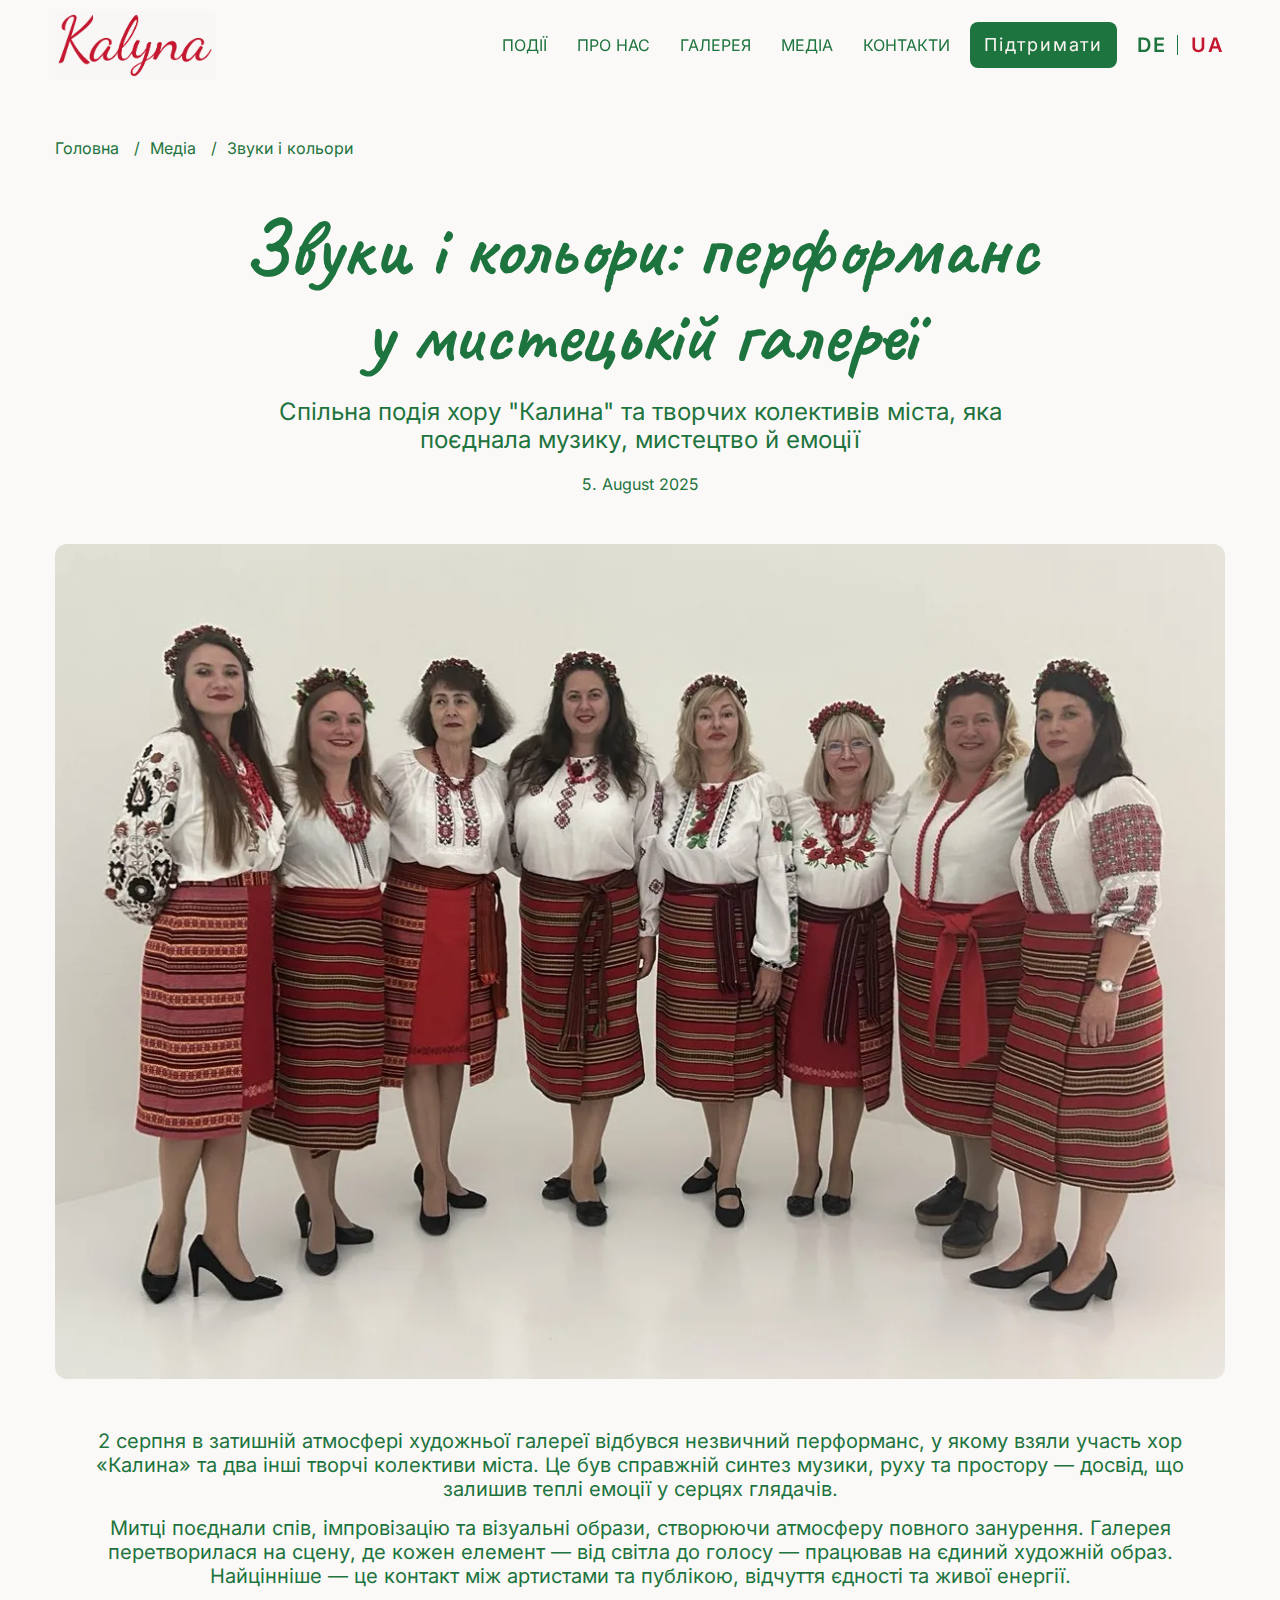
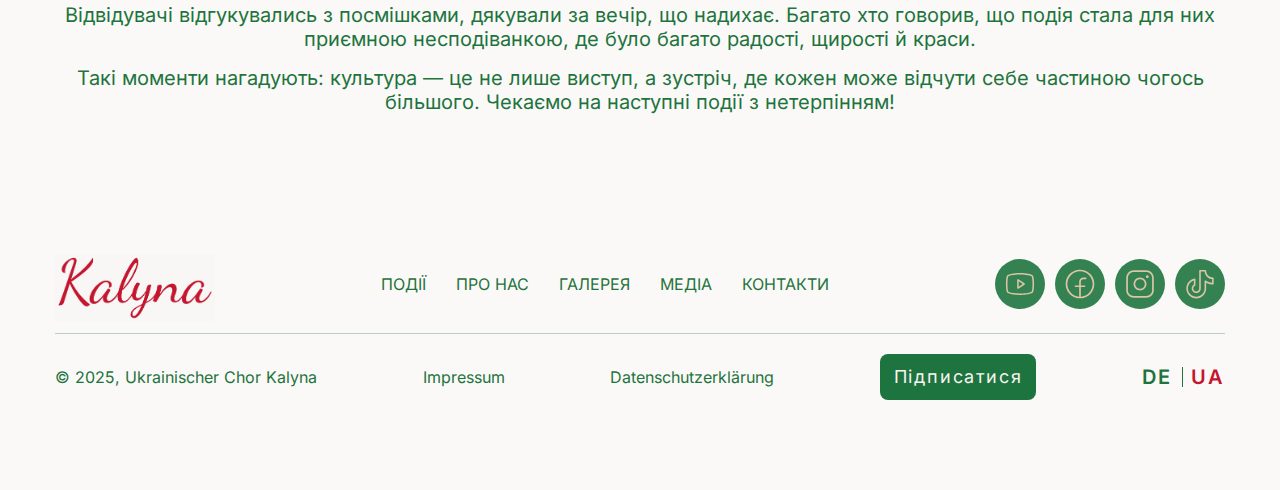
<file: article-ua.html>
<!doctype html>
<html lang="ua">
	<head>
		<meta charset="UTF-8">
		<meta name="viewport" content="width=device-width, initial-scale=1.0">
		<link rel="shortcut icon" href="./assets/img/favicon.jpg">
		<title>Ukrainischer Chor Kalyna</title>
		<script type="module" crossorigin="" src="./js/app.min.js?v=1762449119838"></script>
		<link rel="stylesheet" crossorigin="" href="./css/style.min.css?v=1762449119838">
		<link rel="preload" as="style" href="./css/webfonts.min.css">
		<link rel="stylesheet" media="print" onload="this.onload=null;this.removeAttribute('media');" href="./css/webfonts.min.css">
	</head>
	<body>
		<div class="wrapper">
			<header data-fls-header="" class="header">
				<div class="header__container">
					<a href="home-ua.html" class="header__logo logo">
						<picture>
							<source media="(max-width: 300px)" srcset="./assets/img/Kalyna-logo-300.webp" type="image/webp">
							<source media="(max-width: 400px)" srcset="./assets/img/Kalyna-logo-400.webp" type="image/webp">
							<source media="(max-width: 600px)" srcset="./assets/img/Kalyna-logo-600.webp" type="image/webp">
							<img alt="Logo" src="./assets/img/Kalyna-logo.webp">
						</picture>
					</a>
					<div class="header__navigation">
						<div class="header__menu menu">
							<nav class="menu__body">
								<ul class="menu__list">
									<li class="menu__item">
										<a href="#events" class="menu__link" data-fls-scrollto="#events" data-fls-scrollto-header="">Події</a>
									</li>
									<li class="menu__item">
										<a href="#about" class="menu__link" data-fls-scrollto="#about" data-fls-scrollto-header="">Про нас</a>
									</li>
									<li class="menu__item">
										<a href="#gallery" class="menu__link" data-fls-scrollto="#gallery" data-fls-scrollto-header="">Галерея</a>
									</li>
									<li class="menu__item">
										<a href="#topics" class="menu__link" data-fls-scrollto="#topics" data-fls-scrollto-header="">Медіа</a>
									</li>
									<li class="menu__item">
										<a href="#contacts" class="menu__link" data-fls-scrollto="#contacts" data-fls-scrollto-header="">Контакти</a>
									</li>
									<li class="menu__item lang-switcher lang-switcher--mobile-only">
										<a href="index.html" class="lang-switcher__item lang-switcher__item--de">DE</a>
										<a href="home-ua.html" class="lang-switcher__item lang-switcher__item--ua lang-switcher__item--active">UA</a>
									</li>
								</ul>
								<div class="menu__social social social--mobile-only">
									<a href="https://www.youtube.com/@chorkalyna9679/videos" target="_blank" class="social__item">
										<img src="./assets/img/icons/yt.svg" alt="icon">
									</a>
									<a href="https://www.facebook.com/share/1R7UYToxGK/" target="_blank" class="social__item">
										<img src="./assets/img/icons/fb.svg" alt="icon">
									</a>
									<a href="https://www.instagram.com/chor_kalyna_hannover?igsh=MWtpY3Bhd2wyNHhhcg==" target="_blank" class="social__item">
										<img src="./assets/img/icons/inst.svg" alt="icon">
									</a>
									<a href="https://www.tiktok.com/@chorkalyna?_t=ZN-8yH40dKF5ba&_r=1" target="_blank" class="social__item">
										<img src="./assets/img/icons/tiktok.svg" alt="icon">
									</a>
								</div>
							</nav>
						</div>
						<a href="#sponsors" data-fls-button="" data-fls-scrollto="#sponsors" data-fls-scrollto-header="" class="header__button button">Підтримати</a>
						<div class="header__lang lang-switcher">
							<a href="index.html" class="lang-switcher__item lang-switcher__item--de">DE</a>
							<a href="home-ua.html" class="lang-switcher__item lang-switcher__item--ua lang-switcher__item--active">UA</a>
						</div>
						<button type="button" data-fls-menu="" class="menu__icon icon-menu">
							<span></span>
						</button>
					</div>
				</div>
			</header>
			<main class="main">
				<section class="article">
					<div class="article__container">
						<nav class="article__breadcrumbs breadcrumbs">
							<ul class="breadcrumbs__list">
								<li class="breadcrumbs__item">
									<a href="home-ua.html" class="breadcrumbs__link">Головна</a>
								</li>
								<li class="breadcrumbs__item">
									<a href="home-ua.html#topics" class="breadcrumbs__link">Медіа</a>
								</li>
								<li class="breadcrumbs__item">Звуки і кольори</li>
							</ul>
						</nav>
						<div class="article__header">
							<h1 class="article__title">Звуки і кольори: перформанс у мистецькій галереї</h1>
							<div class="article__subtitle">
								<p>
									Спільна подія хору "Калина" та творчих колективів міста, яка поєднала музику, мистецтво й емоції
								</p>
							</div>
							<div class="article__time">
								<time datetime="2025-08-05">5. August 2025</time>
							</div>
						</div>
						<div class="article__picture">
							<picture>
								<source media="(max-width: 300px)" srcset="./assets/img/article/Conzert-Kalyna-300.webp" type="image/webp">
								<source media="(max-width: 400px)" srcset="./assets/img/article/Conzert-Kalyna-400.webp" type="image/webp">
								<source media="(max-width: 600px)" srcset="./assets/img/article/Conzert-Kalyna-600.webp" type="image/webp">
								<img alt="image" src="./assets/img/article/Conzert-Kalyna.webp">
							</picture>
						</div>
						<div class="article__text">
							<p>
								2 серпня в затишній атмосфері художньої галереї відбувся незвичний перформанс, у якому взяли участь хор «Калина» та два інші творчі колективи міста. Це був справжній синтез музики, руху та простору — досвід, що залишив теплі емоції у серцях глядачів.
							</p>
							<p>
								Митці поєднали спів, імпровізацію та візуальні образи, створюючи атмосферу повного занурення. Галерея перетворилася на сцену, де кожен елемент — від світла до голосу — працював на єдиний художній образ. Найцінніше — це контакт між артистами та публікою, відчуття єдності та живої енергії.
							</p>
							<p>
								Відвідувачі відгукувались з посмішками, дякували за вечір, що надихає. Багато хто говорив, що подія стала для них приємною несподіванкою, де було багато радості, щирості й краси.
							</p>
							<p>
								Такі моменти нагадують: культура — це не лише виступ, а зустріч, де кожен може відчути себе частиною чогось більшого. Чекаємо на наступні події з нетерпінням!
							</p>
						</div>
					</div>
				</section>
			</main>
			<footer data-fls-footer="" class="footer">
				<div class="footer__container">
					<div class="footer__content">
						<div class="footer__section-top">
							<a href="#" class="footer__logo logo">
								<picture>
									<source media="(max-width: 300px)" srcset="./assets/img/Kalyna-logo-300.webp" type="image/webp">
									<source media="(max-width: 400px)" srcset="./assets/img/Kalyna-logo-400.webp" type="image/webp">
									<source media="(max-width: 600px)" srcset="./assets/img/Kalyna-logo-600.webp" type="image/webp">
									<img alt="Logo" src="./assets/img/Kalyna-logo.webp">
								</picture>
							</a>
							<div class="footer__menu">
								<ul class="footer__list">
									<li class="footer__item">
										<a href="#events" class="footer__link" data-fls-scrollto="#events" data-fls-scrollto-header="">Події</a>
									</li>
									<li class="footer__item">
										<a href="#about" class="footer__link" data-fls-scrollto="#about" data-fls-scrollto-header="">Про нас</a>
									</li>
									<li class="footer__item">
										<a href="#gallery" class="footer__link" data-fls-scrollto="#gallery" data-fls-scrollto-header="">Галерея</a>
									</li>
									<li class="footer__item">
										<a href="#topics" class="footer__link" data-fls-scrollto="#topics" data-fls-scrollto-header="">Медіа</a>
									</li>
									<li class="footer__item">
										<a href="#contacts" class="footer__link" data-fls-scrollto="#contacts" data-fls-scrollto-header="">Контакти</a>
									</li>
								</ul>
							</div>
							<div class="footer__social social">
								<a href="https://www.youtube.com/@chorkalyna9679/videos" target="_blank" class="social__item">
									<img src="./assets/img/icons/yt.svg" alt="icon">
								</a>
								<a href="https://www.facebook.com/share/1R7UYToxGK/" target="_blank" class="social__item">
									<img src="./assets/img/icons/fb.svg" alt="icon">
								</a>
								<a href="https://www.instagram.com/chor_kalyna_hannover?igsh=MWtpY3Bhd2wyNHhhcg==" target="_blank" class="social__item">
									<img src="./assets/img/icons/inst.svg" alt="icon">
								</a>
								<a href="https://www.tiktok.com/@chorkalyna?_t=ZN-8yH40dKF5ba&_r=1" target="_blank" class="social__item">
									<img src="./assets/img/icons/tiktok.svg" alt="icon">
								</a>
							</div>
						</div>
						<div class="footer__section-bottom">
							<div class="footer__copiright">© 2025, Ukrainischer Chor Kalyna</div>
							<a href="impressum-ua.html" class="footer__impressum">Impressum</a>
							<a href="datenschutz-ua.html" class="footer__datenschutz">Datenschutzerklärung</a>
							<a href="#subscription" class="button" data-fls-scrollto="#subscription" data-fls-scrollto-header="#subscription">Підписатися</a>
							<div class="footer__lang lang-switcher lang-switcher--footer">
								<a href="index.html" class="lang-switcher__item lang-switcher__item--de">DE</a>
								<a href="home-ua.html" class="lang-switcher__item lang-switcher__item--ua lang-switcher__item--active">UA</a>
							</div>
						</div>
					</div>
				</div>
			</footer>
		</div>
	</body>
</html>
</file>
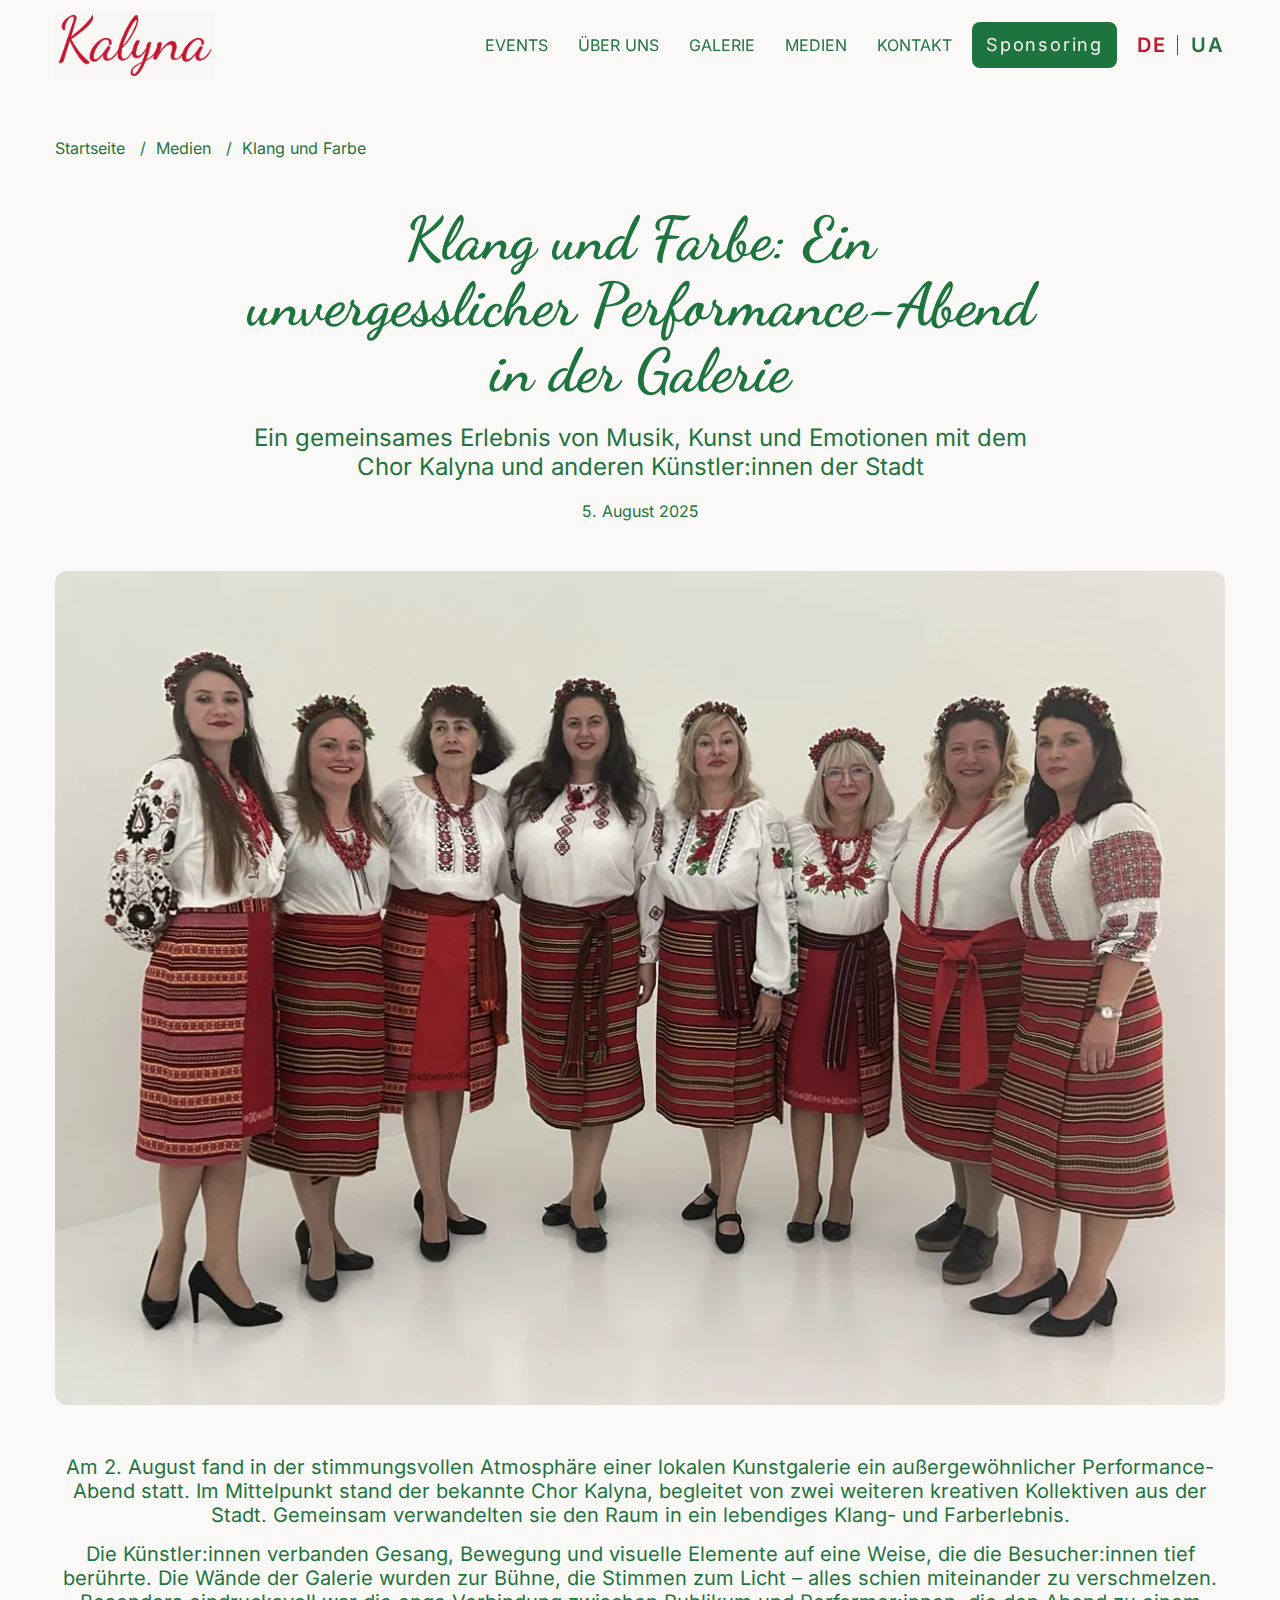
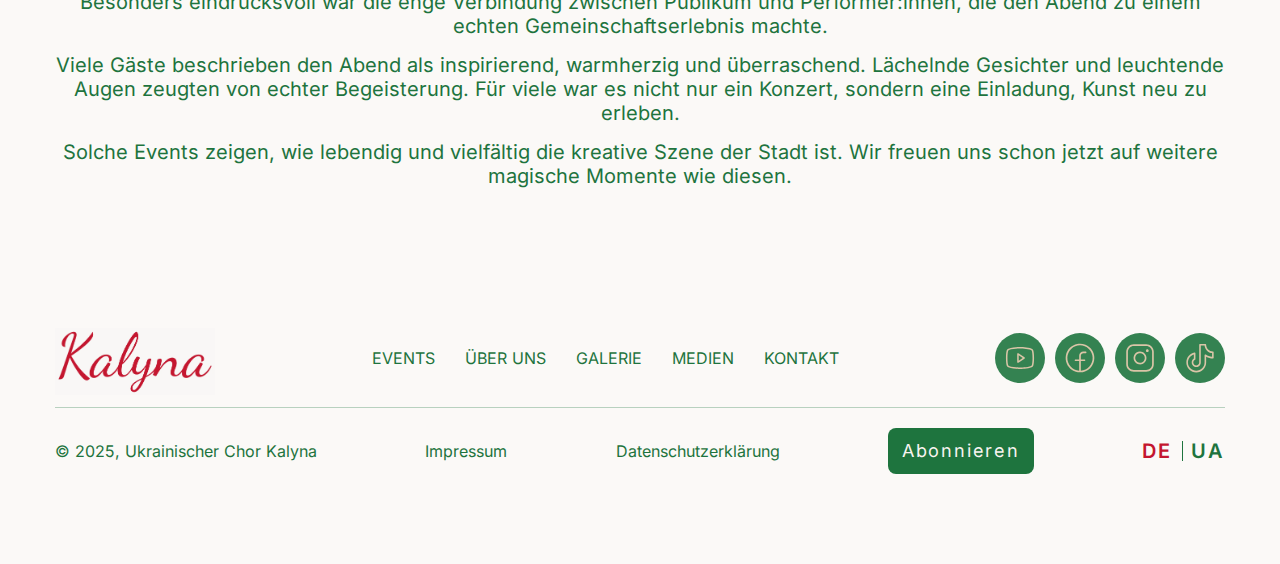
<file: article.html>
<!doctype html>
<html lang="de">
	<head>
		<meta charset="UTF-8">
		<meta name="viewport" content="width=device-width, initial-scale=1.0">
		<link rel="shortcut icon" href="./assets/img/favicon.jpg">
		<title>Ukrainischer Chor Kalyna</title>
		<script type="module" crossorigin="" src="./js/app.min.js?v=1762449119838"></script>
		<link rel="stylesheet" crossorigin="" href="./css/style.min.css?v=1762449119838">
		<link rel="preload" as="style" href="./css/webfonts.min.css">
		<link rel="stylesheet" media="print" onload="this.onload=null;this.removeAttribute('media');" href="./css/webfonts.min.css">
	</head>
	<body>
		<div class="wrapper">
			<header data-fls-header="" class="header">
				<div class="header__container">
					<a href="index.html" class="header__logo logo">
						<picture>
							<source media="(max-width: 300px)" srcset="./assets/img/Kalyna-logo-300.webp" type="image/webp">
							<source media="(max-width: 400px)" srcset="./assets/img/Kalyna-logo-400.webp" type="image/webp">
							<source media="(max-width: 600px)" srcset="./assets/img/Kalyna-logo-600.webp" type="image/webp">
							<img alt="Logo" src="./assets/img/Kalyna-logo.webp">
						</picture>
					</a>
					<div class="header__navigation">
						<div class="header__menu menu">
							<nav class="menu__body">
								<ul class="menu__list">
									<li class="menu__item">
										<a href="#events" class="menu__link" data-fls-scrollto="#events" data-fls-scrollto-header="">Events</a>
									</li>
									<li class="menu__item">
										<a href="#about" class="menu__link" data-fls-scrollto="#about" data-fls-scrollto-header="">Über uns</a>
									</li>
									<li class="menu__item">
										<a href="#gallery" class="menu__link" data-fls-scrollto="#gallery" data-fls-scrollto-header="">Galerie</a>
									</li>
									<li class="menu__item">
										<a href="#topics" class="menu__link" data-fls-scrollto="#topics" data-fls-scrollto-header="">Medien</a>
									</li>
									<li class="menu__item">
										<a href="#contacts" class="menu__link" data-fls-scrollto="#contacts" data-fls-scrollto-header="">Kontakt</a>
									</li>
									<li class="menu__item lang-switcher lang-switcher--mobile-only">
										<a href="index.html" class="lang-switcher__item lang-switcher__item--de lang-switcher__item--active">DE</a>
										<a href="home-ua.html" class="lang-switcher__item lang-switcher__item--ua">UA</a>
									</li>
								</ul>
								<div class="menu__social social social--mobile-only">
									<a href="https://www.youtube.com/@chorkalyna9679/videos" target="_blank" class="social__item">
										<img src="./assets/img/icons/yt.svg" alt="icon">
									</a>
									<a href="https://www.facebook.com/share/1R7UYToxGK/" target="_blank" class="social__item">
										<img src="./assets/img/icons/fb.svg" alt="icon">
									</a>
									<a href="https://www.instagram.com/chor_kalyna_hannover?igsh=MWtpY3Bhd2wyNHhhcg==" target="_blank" class="social__item">
										<img src="./assets/img/icons/inst.svg" alt="icon">
									</a>
									<a href="https://www.tiktok.com/@chorkalyna?_t=ZN-8yH40dKF5ba&_r=1" target="_blank" class="social__item">
										<img src="./assets/img/icons/tiktok.svg" alt="icon">
									</a>
								</div>
							</nav>
						</div>
						<a href="#sponsors" data-fls-button="" data-fls-scrollto="#sponsors" data-fls-scrollto-header="" class="header__button button">Sponsoring</a>
						<div class="header__lang lang-switcher">
							<a href="index.html" class="lang-switcher__item lang-switcher__item--de lang-switcher__item--active">DE</a>
							<a href="home-ua.html" class="lang-switcher__item lang-switcher__item--ua">UA</a>
						</div>
						<button type="button" data-fls-menu="" class="menu__icon icon-menu">
							<span></span>
						</button>
					</div>
				</div>
			</header>
			<main class="main">
				<section class="article">
					<div class="article__container">
						<nav class="article__breadcrumbs breadcrumbs">
							<ul class="breadcrumbs__list">
								<li class="breadcrumbs__item">
									<a href="index.html" class="breadcrumbs__link">Startseite</a>
								</li>
								<li class="breadcrumbs__item">
									<a href="index.html#topics" class="breadcrumbs__link">Medien</a>
								</li>
								<li class="breadcrumbs__item">Klang und Farbe</li>
							</ul>
						</nav>
						<div class="article__header">
							<h1 class="article__title article__title--de">Klang und Farbe: Ein unvergesslicher Performance-Abend in der Galerie</h1>
							<div class="article__subtitle">
								<p>
									Ein gemeinsames Erlebnis von Musik, Kunst und Emotionen mit dem Chor Kalyna und anderen Künstler:innen der Stadt
								</p>
							</div>
							<div class="article__time">
								<time datetime="2025-08-05">5. August 2025</time>
							</div>
						</div>
						<div class="article__picture">
							<picture>
								<source media="(max-width: 300px)" srcset="./assets/img/article/Conzert-Kalyna-300.webp" type="image/webp">
								<source media="(max-width: 400px)" srcset="./assets/img/article/Conzert-Kalyna-400.webp" type="image/webp">
								<source media="(max-width: 600px)" srcset="./assets/img/article/Conzert-Kalyna-600.webp" type="image/webp">
								<img alt="image" src="./assets/img/article/Conzert-Kalyna.webp">
							</picture>
						</div>
						<div class="article__text">
							<p>
								Am 2. August fand in der stimmungsvollen Atmosphäre einer lokalen Kunstgalerie ein außergewöhnlicher Performance-Abend statt. Im Mittelpunkt stand der bekannte Chor Kalyna, begleitet von zwei weiteren kreativen Kollektiven aus der Stadt. Gemeinsam verwandelten sie den Raum in ein lebendiges Klang- und Farberlebnis.
							</p>
							<p>
								Die Künstler:innen verbanden Gesang, Bewegung und visuelle Elemente auf eine Weise, die die Besucher:innen tief berührte. Die Wände der Galerie wurden zur Bühne, die Stimmen zum Licht – alles schien miteinander zu verschmelzen. Besonders eindrucksvoll war die enge Verbindung zwischen Publikum und Performer:innen, die den Abend zu einem echten Gemeinschaftserlebnis machte.
							</p>
							<p>
								Viele Gäste beschrieben den Abend als inspirierend, warmherzig und überraschend. Lächelnde Gesichter und leuchtende Augen zeugten von echter Begeisterung. Für viele war es nicht nur ein Konzert, sondern eine Einladung, Kunst neu zu erleben.
							</p>
							<p>
								Solche Events zeigen, wie lebendig und vielfältig die kreative Szene der Stadt ist. Wir freuen uns schon jetzt auf weitere magische Momente wie diesen.
							</p>
						</div>
					</div>
				</section>
			</main>
			<footer data-fls-footer="" class="footer">
				<div class="footer__container">
					<div class="footer__content">
						<div class="footer__section-top">
							<a href="index.html" class="footer__logo logo">
								<picture>
									<source media="(max-width: 300px)" srcset="./assets/img/Kalyna-logo-300.webp" type="image/webp">
									<source media="(max-width: 400px)" srcset="./assets/img/Kalyna-logo-400.webp" type="image/webp">
									<source media="(max-width: 600px)" srcset="./assets/img/Kalyna-logo-600.webp" type="image/webp">
									<img alt="Logo" src="./assets/img/Kalyna-logo.webp">
								</picture>
							</a>
							<div class="footer__menu">
								<ul class="footer__list">
									<li class="footer__item">
										<a href="#events" class="footer__link" data-fls-scrollto="#events" data-fls-scrollto-header="">Events</a>
									</li>
									<li class="footer__item">
										<a href="#about" class="footer__link" data-fls-scrollto="#about" data-fls-scrollto-header="">Über uns</a>
									</li>
									<li class="footer__item">
										<a href="#gallery" class="footer__link" data-fls-scrollto="#gallery" data-fls-scrollto-header="">Galerie</a>
									</li>
									<li class="footer__item">
										<a href="#topics" class="footer__link" data-fls-scrollto="#topics" data-fls-scrollto-header="">Medien</a>
									</li>
									<li class="footer__item">
										<a href="#contacts" class="footer__link" data-fls-scrollto="#contacts" data-fls-scrollto-header="">Kontakt</a>
									</li>
								</ul>
							</div>
							<div class="footer__social social">
								<a href="https://www.youtube.com/@chorkalyna9679/videos" target="_blank" class="social__item">
									<img src="./assets/img/icons/yt.svg" alt="icon">
								</a>
								<a href="https://www.facebook.com/share/1R7UYToxGK/" target="_blank" class="social__item">
									<img src="./assets/img/icons/fb.svg" alt="icon">
								</a>
								<a href="https://www.instagram.com/chor_kalyna_hannover?igsh=MWtpY3Bhd2wyNHhhcg==" target="_blank" class="social__item">
									<img src="./assets/img/icons/inst.svg" alt="icon">
								</a>
								<a href="https://www.tiktok.com/@chorkalyna?_t=ZN-8yH40dKF5ba&_r=1" target="_blank" class="social__item">
									<img src="./assets/img/icons/tiktok.svg" alt="icon">
								</a>
							</div>
						</div>
						<div class="footer__section-bottom">
							<div class="footer__copiright">© 2025, Ukrainischer Chor Kalyna</div>
							<a href="impressum.html" class="footer__impressum">Impressum</a>
							<a href="datenschutz.html" class="footer__datenschutz">Datenschutzerklärung</a>
							<a href="#subscription" class="button" data-fls-scrollto="#subscription" data-fls-scrollto-header="#subscription">Abonnieren</a>
							<div class="footer__lang lang-switcher lang-switcher--footer">
								<a href="index.html" class="lang-switcher__item lang-switcher__item--de lang-switcher__item--active">DE</a>
								<a href="home-ua.html" class="lang-switcher__item lang-switcher__item--ua">UA</a>
							</div>
						</div>
					</div>
				</div>
			</footer>
		</div>
	</body>
</html>
</file>
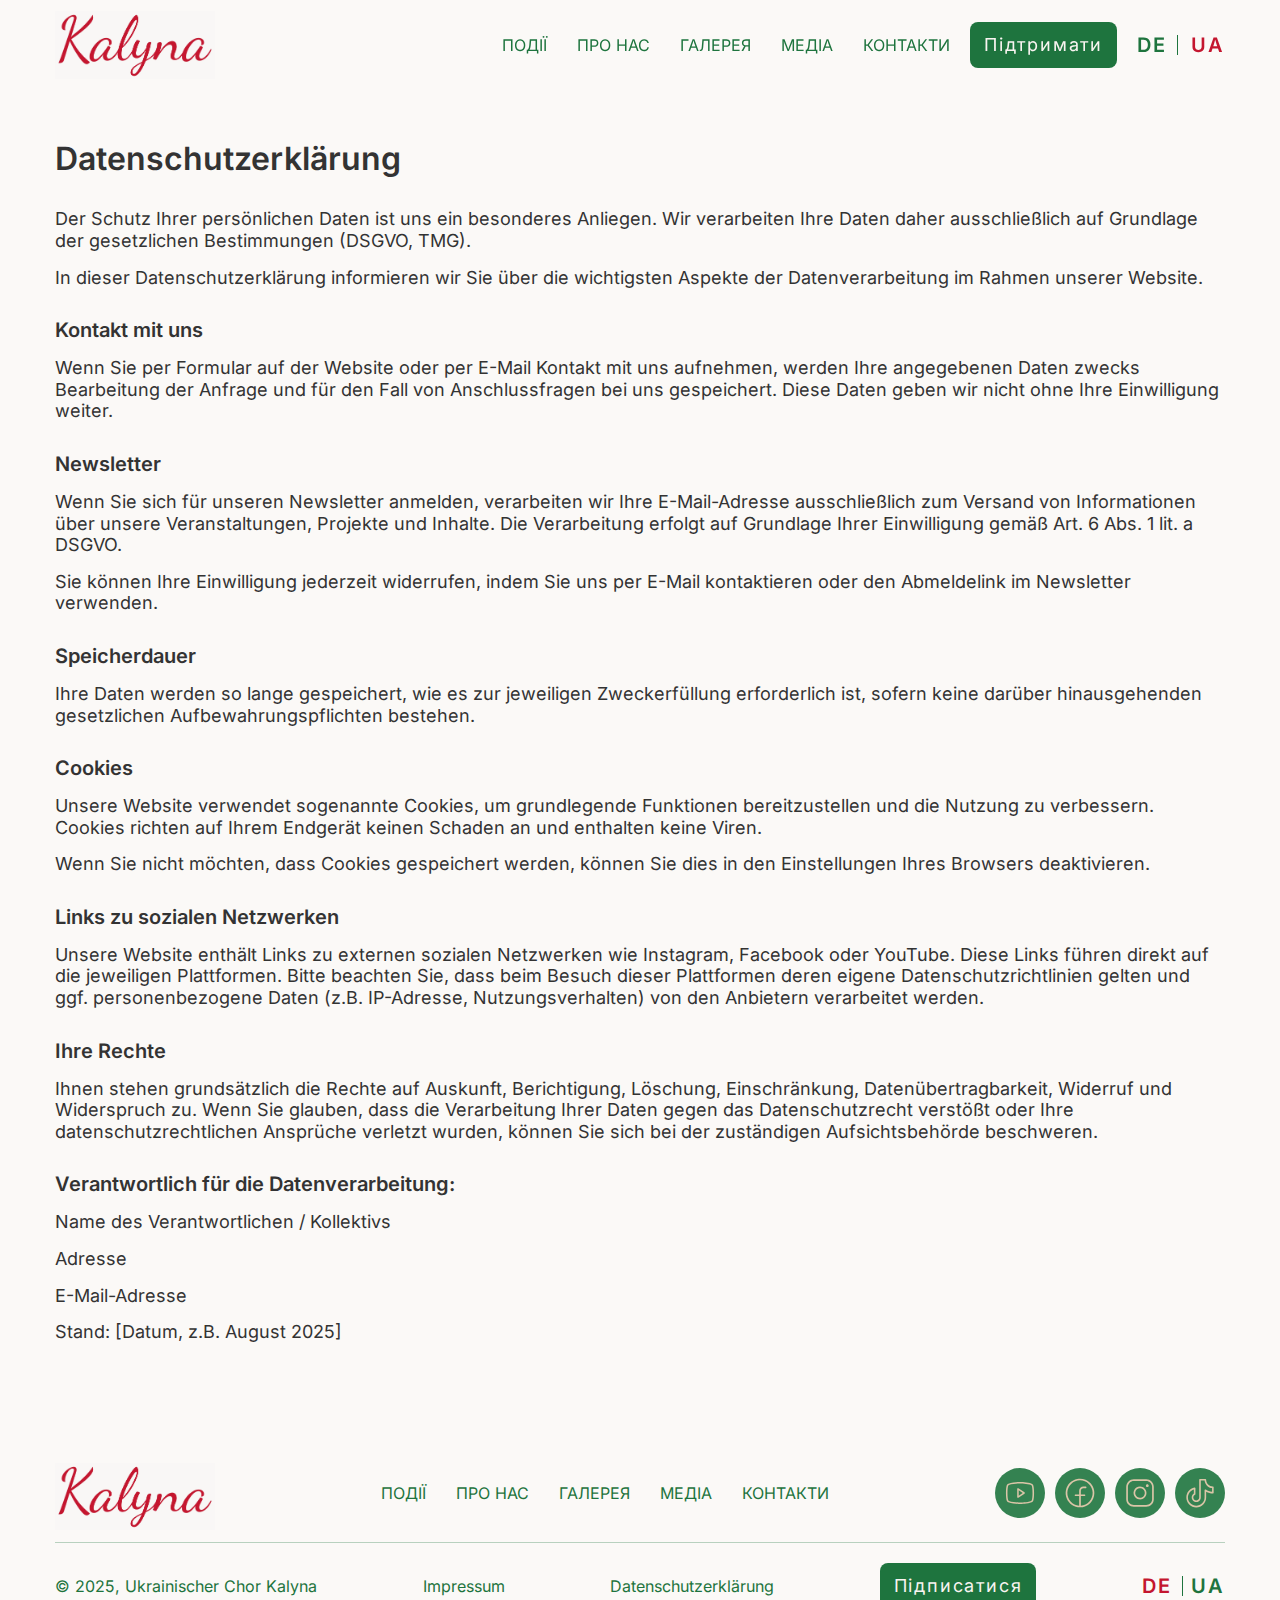
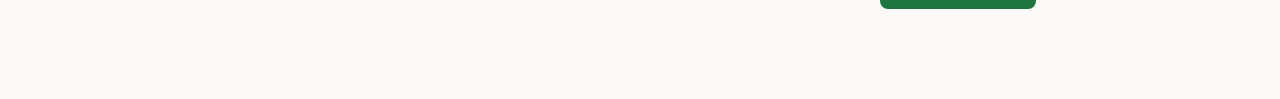
<file: datenschutz-ua.html>
<!doctype html>
<html lang="ua">
	<head>
		<meta charset="UTF-8">
		<meta name="viewport" content="width=device-width, initial-scale=1.0">
		<link rel="shortcut icon" href="./assets/img/favicon.jpg">
		<title>Ukrainischer Chor Kalyna</title>
		<script type="module" crossorigin="" src="./js/app.min.js?v=1762449119837"></script>
		<link rel="stylesheet" crossorigin="" href="./css/style.min.css?v=1762449119837">
		<link rel="preload" as="style" href="./css/webfonts.min.css">
		<link rel="stylesheet" media="print" onload="this.onload=null;this.removeAttribute('media');" href="./css/webfonts.min.css">
	</head>
	<body>
		<div class="wrapper">
			<header data-fls-header="" class="header">
				<div class="header__container">
					<a href="home-ua.html" class="header__logo logo">
						<picture>
							<source media="(max-width: 300px)" srcset="./assets/img/Kalyna-logo-300.webp" type="image/webp">
							<source media="(max-width: 400px)" srcset="./assets/img/Kalyna-logo-400.webp" type="image/webp">
							<source media="(max-width: 600px)" srcset="./assets/img/Kalyna-logo-600.webp" type="image/webp">
							<img alt="Logo" src="./assets/img/Kalyna-logo.webp">
						</picture>
					</a>
					<div class="header__navigation">
						<div class="header__menu menu">
							<nav class="menu__body">
								<ul class="menu__list">
									<li class="menu__item">
										<a href="#events" class="menu__link" data-fls-scrollto="#events" data-fls-scrollto-header="">Події</a>
									</li>
									<li class="menu__item">
										<a href="#about" class="menu__link" data-fls-scrollto="#about" data-fls-scrollto-header="">Про нас</a>
									</li>
									<li class="menu__item">
										<a href="#gallery" class="menu__link" data-fls-scrollto="#gallery" data-fls-scrollto-header="">Галерея</a>
									</li>
									<li class="menu__item">
										<a href="#topics" class="menu__link" data-fls-scrollto="#topics" data-fls-scrollto-header="">Медіа</a>
									</li>
									<li class="menu__item">
										<a href="#contacts" class="menu__link" data-fls-scrollto="#contacts" data-fls-scrollto-header="">Контакти</a>
									</li>
									<li class="menu__item lang-switcher lang-switcher--mobile-only">
										<a href="index.html" class="lang-switcher__item lang-switcher__item--de">DE</a>
										<a href="home-ua.html" class="lang-switcher__item lang-switcher__item--ua lang-switcher__item--active">UA</a>
									</li>
								</ul>
								<div class="menu__social social social--mobile-only">
									<a href="https://www.youtube.com/@chorkalyna9679/videos" target="_blank" class="social__item">
										<img src="./assets/img/icons/yt.svg" alt="icon">
									</a>
									<a href="https://www.facebook.com/share/1R7UYToxGK/" target="_blank" class="social__item">
										<img src="./assets/img/icons/fb.svg" alt="icon">
									</a>
									<a href="https://www.instagram.com/chor_kalyna_hannover?igsh=MWtpY3Bhd2wyNHhhcg==" target="_blank" class="social__item">
										<img src="./assets/img/icons/inst.svg" alt="icon">
									</a>
									<a href="https://www.tiktok.com/@chorkalyna?_t=ZN-8yH40dKF5ba&_r=1" target="_blank" class="social__item">
										<img src="./assets/img/icons/tiktok.svg" alt="icon">
									</a>
								</div>
							</nav>
						</div>
						<a href="#sponsors" data-fls-button="" data-fls-scrollto="#sponsors" data-fls-scrollto-header="" class="header__button button">Підтримати</a>
						<div class="header__lang lang-switcher">
							<a href="index.html" class="lang-switcher__item lang-switcher__item--de">DE</a>
							<a href="home-ua.html" class="lang-switcher__item lang-switcher__item--ua lang-switcher__item--active">UA</a>
						</div>
						<button type="button" data-fls-menu="" class="menu__icon icon-menu">
							<span></span>
						</button>
					</div>
				</div>
			</header>
			<main>
				<section class="datenschutz content-page">
					<div class="content-page__container">
						<h2 class="content-page__title">Datenschutzerklärung</h2>
						<div class="content-page__content">
							<p>
								Der Schutz Ihrer persönlichen Daten ist uns ein besonderes Anliegen. Wir verarbeiten Ihre Daten daher ausschließlich auf Grundlage der gesetzlichen Bestimmungen (DSGVO, TMG).
							</p>
							<p>
								In dieser Datenschutzerklärung informieren wir Sie über die wichtigsten Aspekte der Datenverarbeitung im Rahmen unserer Website.
							</p>
						</div>
						<div class="content-page__content">
							<h3>Kontakt mit uns</h3>
							<p>
								Wenn Sie per Formular auf der Website oder per E-Mail Kontakt mit uns aufnehmen, werden Ihre angegebenen Daten zwecks Bearbeitung der Anfrage und für den Fall von Anschlussfragen bei uns gespeichert. Diese Daten geben wir nicht ohne Ihre Einwilligung weiter.
							</p>
						</div>
						<div class="content-page__content">
							<h3>Newsletter</h3>
							<p>
								Wenn Sie sich für unseren Newsletter anmelden, verarbeiten wir Ihre E-Mail-Adresse ausschließlich zum Versand von Informationen über unsere Veranstaltungen, Projekte und Inhalte. Die Verarbeitung erfolgt auf Grundlage Ihrer Einwilligung gemäß Art. 6 Abs. 1 lit. a DSGVO.
							</p>
							<p>
								Sie können Ihre Einwilligung jederzeit widerrufen, indem Sie uns per E-Mail kontaktieren oder den Abmeldelink im Newsletter verwenden.
							</p>
						</div>
						<div class="content-page__content">
							<h3>Speicherdauer</h3>
							<p>
								Ihre Daten werden so lange gespeichert, wie es zur jeweiligen Zweckerfüllung erforderlich ist, sofern keine darüber hinausgehenden gesetzlichen Aufbewahrungspflichten bestehen.
							</p>
						</div>
						<div class="content-page__content">
							<h3>Cookies</h3>
							<p>
								Unsere Website verwendet sogenannte Cookies, um grundlegende Funktionen bereitzustellen und die Nutzung zu verbessern. Cookies richten auf Ihrem Endgerät keinen Schaden an und enthalten keine Viren.
							</p>
							<p>
								Wenn Sie nicht möchten, dass Cookies gespeichert werden, können Sie dies in den Einstellungen Ihres Browsers deaktivieren.
							</p>
						</div>
						<div class="content-page__content">
							<h3>Links zu sozialen Netzwerken</h3>
							<p>
								Unsere Website enthält Links zu externen sozialen Netzwerken wie Instagram, Facebook oder YouTube. Diese Links führen direkt auf die jeweiligen Plattformen. Bitte beachten Sie, dass beim Besuch dieser Plattformen deren eigene Datenschutzrichtlinien gelten und ggf. personenbezogene Daten (z.B. IP-Adresse, Nutzungsverhalten) von den Anbietern verarbeitet werden.
							</p>
						</div>
						<div class="content-page__content">
							<h3>Ihre Rechte</h3>
							<p>
								Ihnen stehen grundsätzlich die Rechte auf Auskunft, Berichtigung, Löschung, Einschränkung, Datenübertragbarkeit, Widerruf und Widerspruch zu. Wenn Sie glauben, dass die Verarbeitung Ihrer Daten gegen das Datenschutzrecht verstößt oder Ihre datenschutzrechtlichen Ansprüche verletzt wurden, können Sie sich bei der zuständigen Aufsichtsbehörde beschweren.
							</p>
						</div>
						<div class="content-page__content">
							<h3>Verantwortlich für die Datenverarbeitung:</h3>
							<p>Name des Verantwortlichen / Kollektivs</p>
							<p>Adresse</p>
							<p>E-Mail-Adresse</p>
							<p>Stand: [Datum, z.B. August 2025]</p>
						</div>
					</div>
				</section>
			</main>
			<footer data-fls-footer="" class="footer">
				<div class="footer__container">
					<div class="footer__content">
						<div class="footer__section-top">
							<a href="#" class="footer__logo logo">
								<picture>
									<source media="(max-width: 300px)" srcset="./assets/img/Kalyna-logo-300.webp" type="image/webp">
									<source media="(max-width: 400px)" srcset="./assets/img/Kalyna-logo-400.webp" type="image/webp">
									<source media="(max-width: 600px)" srcset="./assets/img/Kalyna-logo-600.webp" type="image/webp">
									<img alt="Logo" src="./assets/img/Kalyna-logo.webp">
								</picture>
							</a>
							<div class="footer__menu">
								<ul class="footer__list">
									<li class="footer__item">
										<a href="#events" class="footer__link" data-fls-scrollto="#events" data-fls-scrollto-header="">Події</a>
									</li>
									<li class="footer__item">
										<a href="#about" class="footer__link" data-fls-scrollto="#about" data-fls-scrollto-header="">Про нас</a>
									</li>
									<li class="footer__item">
										<a href="#gallery" class="footer__link" data-fls-scrollto="#gallery" data-fls-scrollto-header="">Галерея</a>
									</li>
									<li class="footer__item">
										<a href="#topics" class="footer__link" data-fls-scrollto="#topics" data-fls-scrollto-header="">Медіа</a>
									</li>
									<li class="footer__item">
										<a href="#contacts" class="footer__link" data-fls-scrollto="#contacts" data-fls-scrollto-header="">Контакти</a>
									</li>
								</ul>
							</div>
							<div class="footer__social social">
								<a href="https://www.youtube.com/@chorkalyna9679/videos" target="_blank" class="social__item">
									<img src="./assets/img/icons/yt.svg" alt="icon">
								</a>
								<a href="https://www.facebook.com/share/1R7UYToxGK/" target="_blank" class="social__item">
									<img src="./assets/img/icons/fb.svg" alt="icon">
								</a>
								<a href="https://www.instagram.com/chor_kalyna_hannover?igsh=MWtpY3Bhd2wyNHhhcg==" target="_blank" class="social__item">
									<img src="./assets/img/icons/inst.svg" alt="icon">
								</a>
								<a href="https://www.tiktok.com/@chorkalyna?_t=ZN-8yH40dKF5ba&_r=1" target="_blank" class="social__item">
									<img src="./assets/img/icons/tiktok.svg" alt="icon">
								</a>
							</div>
						</div>
						<div class="footer__section-bottom">
							<div class="footer__copiright">© 2025, Ukrainischer Chor Kalyna</div>
							<a href="impressum-ua.html" class="footer__impressum">Impressum</a>
							<a href="datenschutz-ua.html" class="footer__datenschutz">Datenschutzerklärung</a>
							<a href="#subscription" class="button" data-fls-scrollto="#subscription" data-fls-scrollto-header="#subscription">Підписатися</a>
							<div class="footer__lang lang-switcher lang-switcher--footer">
								<a href="index.html" class="lang-switcher__item lang-switcher__item--de lang-switcher__item--active">DE</a>
								<a href="home-ua.html" class="lang-switcher__item lang-switcher__item--ua">UA</a>
							</div>
						</div>
					</div>
				</div>
			</footer>
		</div>
	</body>
</html>
</file>
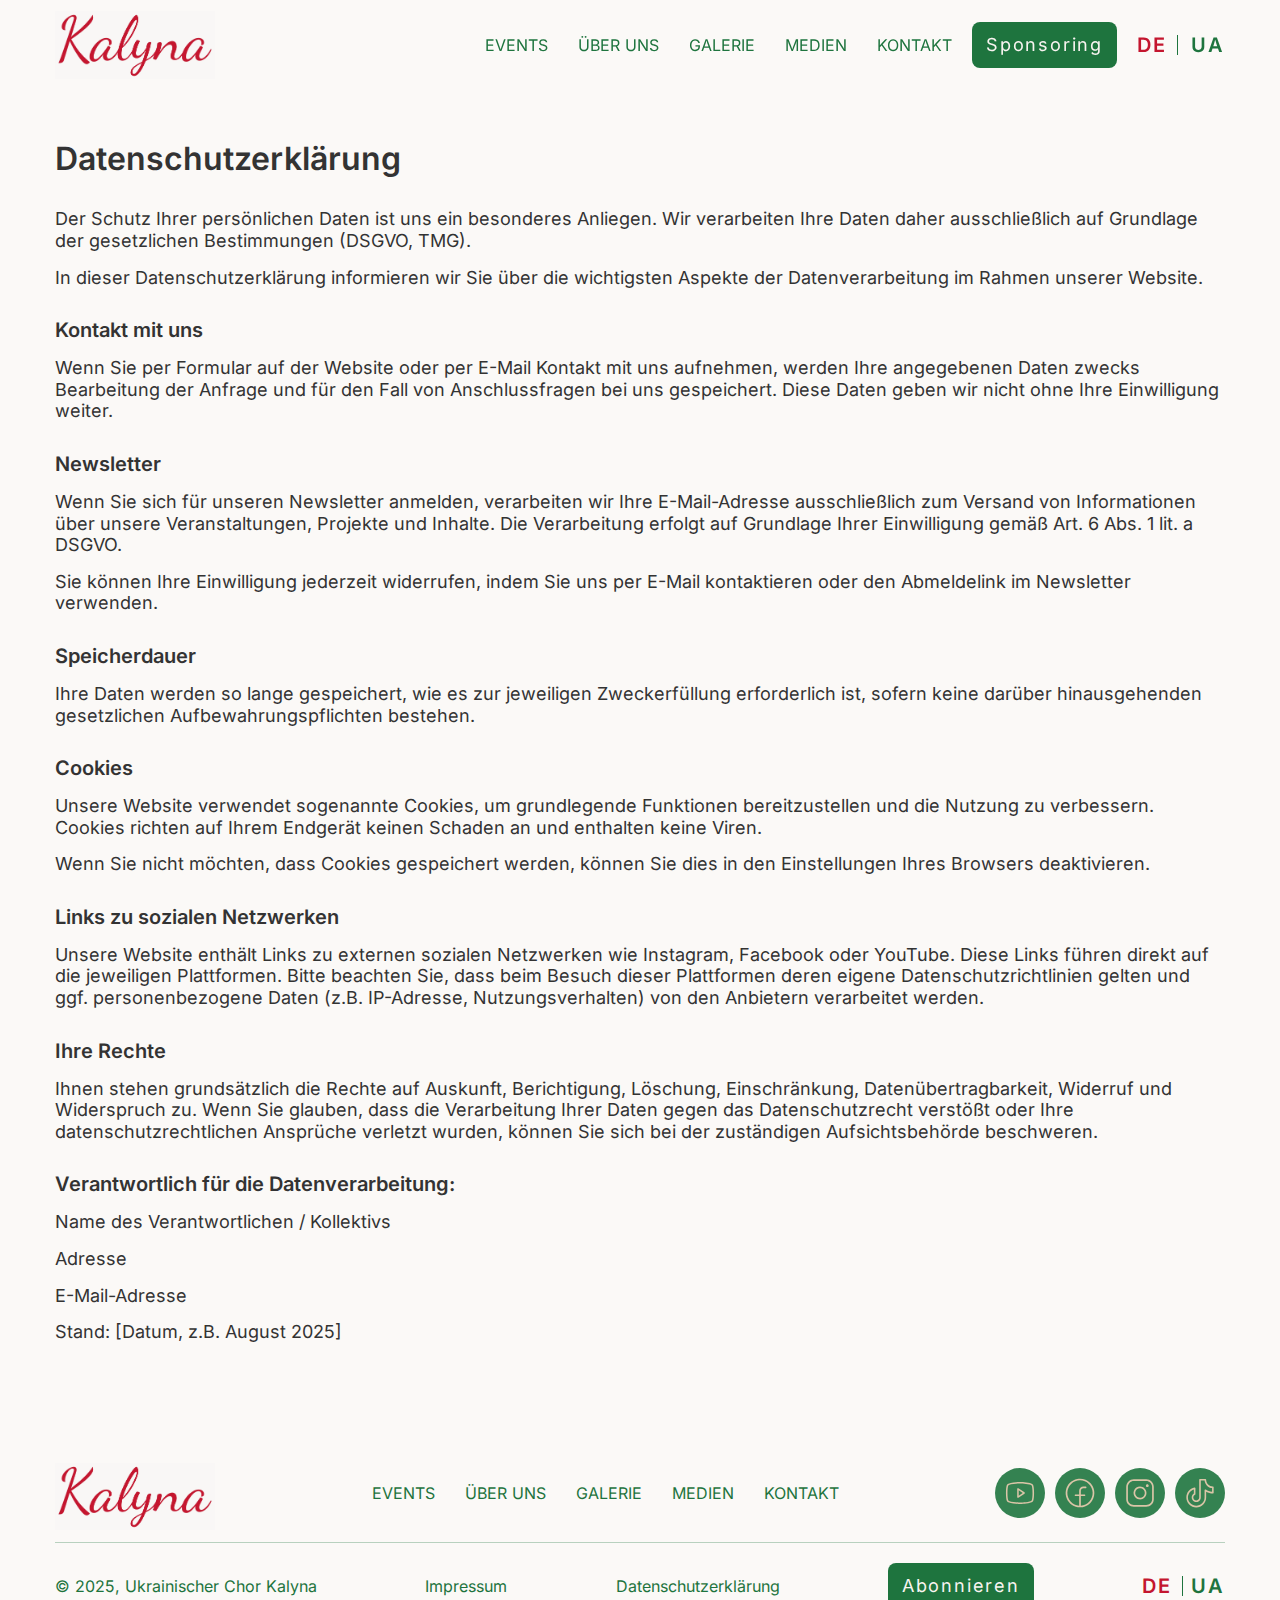
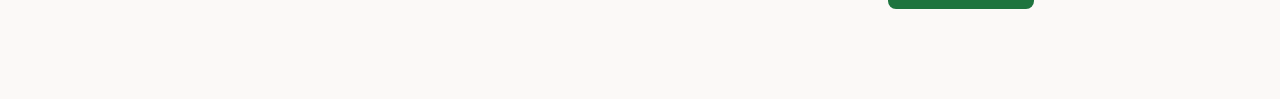
<file: datenschutz.html>
<!doctype html>
<html lang="de">
	<head>
		<meta charset="UTF-8">
		<meta name="viewport" content="width=device-width, initial-scale=1.0">
		<link rel="shortcut icon" href="./assets/img/favicon.jpg">
		<title>Ukrainischer Chor Kalyna</title>
		<script type="module" crossorigin="" src="./js/app.min.js?v=1762449119838"></script>
		<link rel="stylesheet" crossorigin="" href="./css/style.min.css?v=1762449119838">
		<link rel="preload" as="style" href="./css/webfonts.min.css">
		<link rel="stylesheet" media="print" onload="this.onload=null;this.removeAttribute('media');" href="./css/webfonts.min.css">
	</head>
	<body>
		<div class="wrapper">
			<header data-fls-header="" class="header">
				<div class="header__container">
					<a href="index.html" class="header__logo logo">
						<picture>
							<source media="(max-width: 300px)" srcset="./assets/img/Kalyna-logo-300.webp" type="image/webp">
							<source media="(max-width: 400px)" srcset="./assets/img/Kalyna-logo-400.webp" type="image/webp">
							<source media="(max-width: 600px)" srcset="./assets/img/Kalyna-logo-600.webp" type="image/webp">
							<img alt="Logo" src="./assets/img/Kalyna-logo.webp">
						</picture>
					</a>
					<div class="header__navigation">
						<div class="header__menu menu">
							<nav class="menu__body">
								<ul class="menu__list">
									<li class="menu__item">
										<a href="#events" class="menu__link" data-fls-scrollto="#events" data-fls-scrollto-header="">Events</a>
									</li>
									<li class="menu__item">
										<a href="#about" class="menu__link" data-fls-scrollto="#about" data-fls-scrollto-header="">Über uns</a>
									</li>
									<li class="menu__item">
										<a href="#gallery" class="menu__link" data-fls-scrollto="#gallery" data-fls-scrollto-header="">Galerie</a>
									</li>
									<li class="menu__item">
										<a href="#topics" class="menu__link" data-fls-scrollto="#topics" data-fls-scrollto-header="">Medien</a>
									</li>
									<li class="menu__item">
										<a href="#contacts" class="menu__link" data-fls-scrollto="#contacts" data-fls-scrollto-header="">Kontakt</a>
									</li>
									<li class="menu__item lang-switcher lang-switcher--mobile-only">
										<a href="index.html" class="lang-switcher__item lang-switcher__item--de lang-switcher__item--active">DE</a>
										<a href="home-ua.html" class="lang-switcher__item lang-switcher__item--ua">UA</a>
									</li>
								</ul>
								<div class="menu__social social social--mobile-only">
									<a href="https://www.youtube.com/@chorkalyna9679/videos" target="_blank" class="social__item">
										<img src="./assets/img/icons/yt.svg" alt="icon">
									</a>
									<a href="https://www.facebook.com/share/1R7UYToxGK/" target="_blank" class="social__item">
										<img src="./assets/img/icons/fb.svg" alt="icon">
									</a>
									<a href="https://www.instagram.com/chor_kalyna_hannover?igsh=MWtpY3Bhd2wyNHhhcg==" target="_blank" class="social__item">
										<img src="./assets/img/icons/inst.svg" alt="icon">
									</a>
									<a href="https://www.tiktok.com/@chorkalyna?_t=ZN-8yH40dKF5ba&_r=1" target="_blank" class="social__item">
										<img src="./assets/img/icons/tiktok.svg" alt="icon">
									</a>
								</div>
							</nav>
						</div>
						<a href="#sponsors" data-fls-button="" data-fls-scrollto="#sponsors" data-fls-scrollto-header="" class="header__button button">Sponsoring</a>
						<div class="header__lang lang-switcher">
							<a href="index.html" class="lang-switcher__item lang-switcher__item--de lang-switcher__item--active">DE</a>
							<a href="home-ua.html" class="lang-switcher__item lang-switcher__item--ua">UA</a>
						</div>
						<button type="button" data-fls-menu="" class="menu__icon icon-menu">
							<span></span>
						</button>
					</div>
				</div>
			</header>
			<main class="main">
				<section class="datenschutz content-page">
					<div class="content-page__container">
						<h2 class="content-page__title">Datenschutzerklärung</h2>
						<div class="content-page__content">
							<p>
								Der Schutz Ihrer persönlichen Daten ist uns ein besonderes Anliegen. Wir verarbeiten Ihre Daten daher ausschließlich auf Grundlage der gesetzlichen Bestimmungen (DSGVO, TMG).
							</p>
							<p>
								In dieser Datenschutzerklärung informieren wir Sie über die wichtigsten Aspekte der Datenverarbeitung im Rahmen unserer Website.
							</p>
						</div>
						<div class="content-page__content">
							<h3>Kontakt mit uns</h3>
							<p>
								Wenn Sie per Formular auf der Website oder per E-Mail Kontakt mit uns aufnehmen, werden Ihre angegebenen Daten zwecks Bearbeitung der Anfrage und für den Fall von Anschlussfragen bei uns gespeichert. Diese Daten geben wir nicht ohne Ihre Einwilligung weiter.
							</p>
						</div>
						<div class="content-page__content">
							<h3>Newsletter</h3>
							<p>
								Wenn Sie sich für unseren Newsletter anmelden, verarbeiten wir Ihre E-Mail-Adresse ausschließlich zum Versand von Informationen über unsere Veranstaltungen, Projekte und Inhalte. Die Verarbeitung erfolgt auf Grundlage Ihrer Einwilligung gemäß Art. 6 Abs. 1 lit. a DSGVO.
							</p>
							<p>
								Sie können Ihre Einwilligung jederzeit widerrufen, indem Sie uns per E-Mail kontaktieren oder den Abmeldelink im Newsletter verwenden.
							</p>
						</div>
						<div class="content-page__content">
							<h3>Speicherdauer</h3>
							<p>
								Ihre Daten werden so lange gespeichert, wie es zur jeweiligen Zweckerfüllung erforderlich ist, sofern keine darüber hinausgehenden gesetzlichen Aufbewahrungspflichten bestehen.
							</p>
						</div>
						<div class="content-page__content">
							<h3>Cookies</h3>
							<p>
								Unsere Website verwendet sogenannte Cookies, um grundlegende Funktionen bereitzustellen und die Nutzung zu verbessern. Cookies richten auf Ihrem Endgerät keinen Schaden an und enthalten keine Viren.
							</p>
							<p>
								Wenn Sie nicht möchten, dass Cookies gespeichert werden, können Sie dies in den Einstellungen Ihres Browsers deaktivieren.
							</p>
						</div>
						<div class="content-page__content">
							<h3>Links zu sozialen Netzwerken</h3>
							<p>
								Unsere Website enthält Links zu externen sozialen Netzwerken wie Instagram, Facebook oder YouTube. Diese Links führen direkt auf die jeweiligen Plattformen. Bitte beachten Sie, dass beim Besuch dieser Plattformen deren eigene Datenschutzrichtlinien gelten und ggf. personenbezogene Daten (z.B. IP-Adresse, Nutzungsverhalten) von den Anbietern verarbeitet werden.
							</p>
						</div>
						<div class="content-page__content">
							<h3>Ihre Rechte</h3>
							<p>
								Ihnen stehen grundsätzlich die Rechte auf Auskunft, Berichtigung, Löschung, Einschränkung, Datenübertragbarkeit, Widerruf und Widerspruch zu. Wenn Sie glauben, dass die Verarbeitung Ihrer Daten gegen das Datenschutzrecht verstößt oder Ihre datenschutzrechtlichen Ansprüche verletzt wurden, können Sie sich bei der zuständigen Aufsichtsbehörde beschweren.
							</p>
						</div>
						<div class="content-page__content">
							<h3>Verantwortlich für die Datenverarbeitung:</h3>
							<p>Name des Verantwortlichen / Kollektivs</p>
							<p>Adresse</p>
							<p>E-Mail-Adresse</p>
							<p>Stand: [Datum, z.B. August 2025]</p>
						</div>
					</div>
				</section>
			</main>
			<footer data-fls-footer="" class="footer">
				<div class="footer__container">
					<div class="footer__content">
						<div class="footer__section-top">
							<a href="index.html" class="footer__logo logo">
								<picture>
									<source media="(max-width: 300px)" srcset="./assets/img/Kalyna-logo-300.webp" type="image/webp">
									<source media="(max-width: 400px)" srcset="./assets/img/Kalyna-logo-400.webp" type="image/webp">
									<source media="(max-width: 600px)" srcset="./assets/img/Kalyna-logo-600.webp" type="image/webp">
									<img alt="Logo" src="./assets/img/Kalyna-logo.webp">
								</picture>
							</a>
							<div class="footer__menu">
								<ul class="footer__list">
									<li class="footer__item">
										<a href="#events" class="footer__link" data-fls-scrollto="#events" data-fls-scrollto-header="">Events</a>
									</li>
									<li class="footer__item">
										<a href="#about" class="footer__link" data-fls-scrollto="#about" data-fls-scrollto-header="">Über uns</a>
									</li>
									<li class="footer__item">
										<a href="#gallery" class="footer__link" data-fls-scrollto="#gallery" data-fls-scrollto-header="">Galerie</a>
									</li>
									<li class="footer__item">
										<a href="#topics" class="footer__link" data-fls-scrollto="#topics" data-fls-scrollto-header="">Medien</a>
									</li>
									<li class="footer__item">
										<a href="#contacts" class="footer__link" data-fls-scrollto="#contacts" data-fls-scrollto-header="">Kontakt</a>
									</li>
								</ul>
							</div>
							<div class="footer__social social">
								<a href="https://www.youtube.com/@chorkalyna9679/videos" target="_blank" class="social__item">
									<img src="./assets/img/icons/yt.svg" alt="icon">
								</a>
								<a href="https://www.facebook.com/share/1R7UYToxGK/" target="_blank" class="social__item">
									<img src="./assets/img/icons/fb.svg" alt="icon">
								</a>
								<a href="https://www.instagram.com/chor_kalyna_hannover?igsh=MWtpY3Bhd2wyNHhhcg==" target="_blank" class="social__item">
									<img src="./assets/img/icons/inst.svg" alt="icon">
								</a>
								<a href="https://www.tiktok.com/@chorkalyna?_t=ZN-8yH40dKF5ba&_r=1" target="_blank" class="social__item">
									<img src="./assets/img/icons/tiktok.svg" alt="icon">
								</a>
							</div>
						</div>
						<div class="footer__section-bottom">
							<div class="footer__copiright">© 2025, Ukrainischer Chor Kalyna</div>
							<a href="impressum.html" class="footer__impressum">Impressum</a>
							<a href="datenschutz.html" class="footer__datenschutz">Datenschutzerklärung</a>
							<a href="#subscription" class="button" data-fls-scrollto="#subscription" data-fls-scrollto-header="#subscription">Abonnieren</a>
							<div class="footer__lang lang-switcher lang-switcher--footer">
								<a href="index.html" class="lang-switcher__item lang-switcher__item--de lang-switcher__item--active">DE</a>
								<a href="home-ua.html" class="lang-switcher__item lang-switcher__item--ua">UA</a>
							</div>
						</div>
					</div>
				</div>
			</footer>
		</div>
	</body>
</html>
</file>
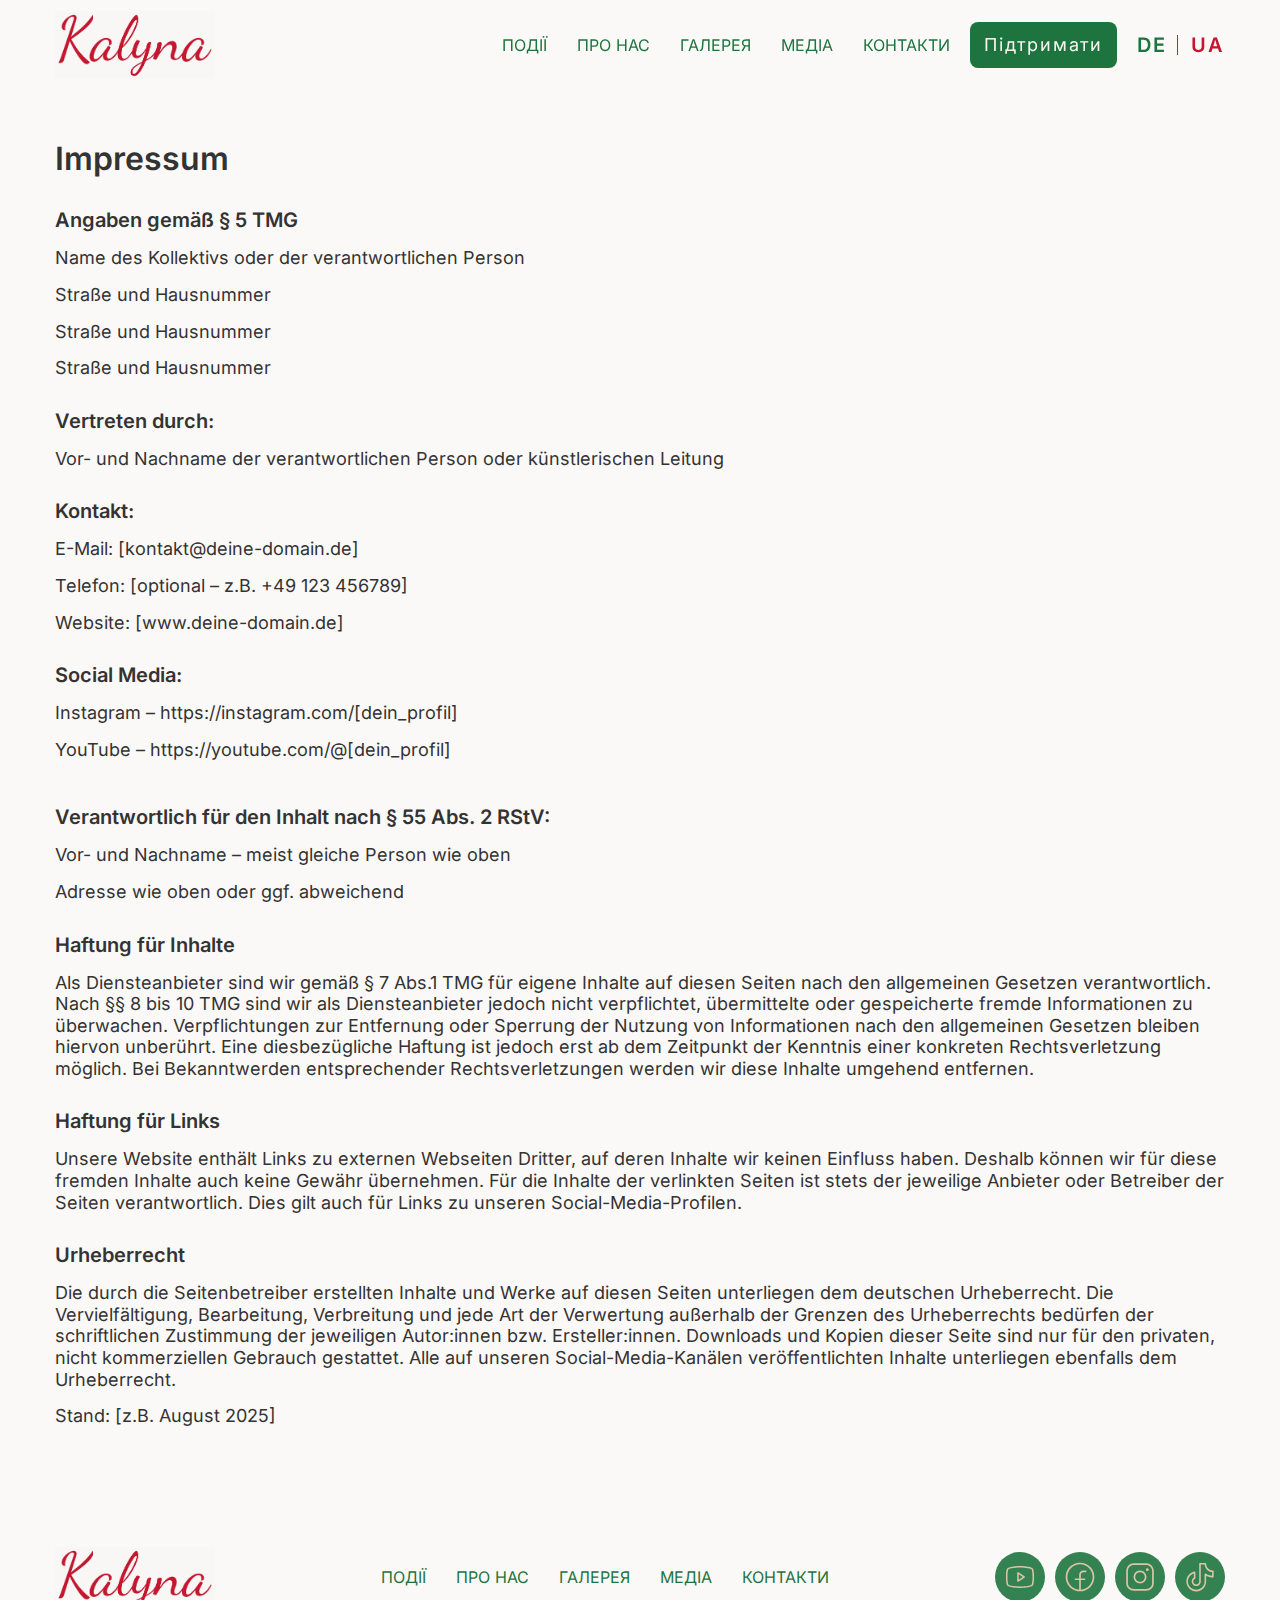
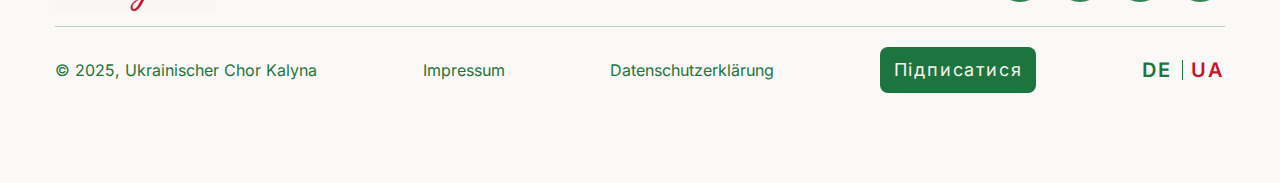
<file: impressum-ua.html>
<!doctype html>
<html lang="ua">
	<head>
		<meta charset="UTF-8">
		<meta name="viewport" content="width=device-width, initial-scale=1.0">
		<link rel="shortcut icon" href="./assets/img/favicon.jpg">
		<title>Ukrainischer Chor Kalyna</title>
		<script type="module" crossorigin="" src="./js/app.min.js?v=1762449119839"></script>
		<link rel="stylesheet" crossorigin="" href="./css/style.min.css?v=1762449119839">
		<link rel="preload" as="style" href="./css/webfonts.min.css">
		<link rel="stylesheet" media="print" onload="this.onload=null;this.removeAttribute('media');" href="./css/webfonts.min.css">
	</head>
	<body>
		<div class="wrapper">
			<header data-fls-header="" class="header">
				<div class="header__container">
					<a href="home-ua.html" class="header__logo logo">
						<picture>
							<source media="(max-width: 300px)" srcset="./assets/img/Kalyna-logo-300.webp" type="image/webp">
							<source media="(max-width: 400px)" srcset="./assets/img/Kalyna-logo-400.webp" type="image/webp">
							<source media="(max-width: 600px)" srcset="./assets/img/Kalyna-logo-600.webp" type="image/webp">
							<img alt="Logo" src="./assets/img/Kalyna-logo.webp">
						</picture>
					</a>
					<div class="header__navigation">
						<div class="header__menu menu">
							<nav class="menu__body">
								<ul class="menu__list">
									<li class="menu__item">
										<a href="#events" class="menu__link" data-fls-scrollto="#events" data-fls-scrollto-header="">Події</a>
									</li>
									<li class="menu__item">
										<a href="#about" class="menu__link" data-fls-scrollto="#about" data-fls-scrollto-header="">Про нас</a>
									</li>
									<li class="menu__item">
										<a href="#gallery" class="menu__link" data-fls-scrollto="#gallery" data-fls-scrollto-header="">Галерея</a>
									</li>
									<li class="menu__item">
										<a href="#topics" class="menu__link" data-fls-scrollto="#topics" data-fls-scrollto-header="">Медіа</a>
									</li>
									<li class="menu__item">
										<a href="#contacts" class="menu__link" data-fls-scrollto="#contacts" data-fls-scrollto-header="">Контакти</a>
									</li>
									<li class="menu__item lang-switcher lang-switcher--mobile-only">
										<a href="index.html" class="lang-switcher__item lang-switcher__item--de">DE</a>
										<a href="home-ua.html" class="lang-switcher__item lang-switcher__item--ua lang-switcher__item--active">UA</a>
									</li>
								</ul>
								<div class="menu__social social social--mobile-only">
									<a href="https://www.youtube.com/@chorkalyna9679/videos" target="_blank" class="social__item">
										<img src="./assets/img/icons/yt.svg" alt="icon">
									</a>
									<a href="https://www.facebook.com/share/1R7UYToxGK/" target="_blank" class="social__item">
										<img src="./assets/img/icons/fb.svg" alt="icon">
									</a>
									<a href="https://www.instagram.com/chor_kalyna_hannover?igsh=MWtpY3Bhd2wyNHhhcg==" target="_blank" class="social__item">
										<img src="./assets/img/icons/inst.svg" alt="icon">
									</a>
									<a href="https://www.tiktok.com/@chorkalyna?_t=ZN-8yH40dKF5ba&_r=1" target="_blank" class="social__item">
										<img src="./assets/img/icons/tiktok.svg" alt="icon">
									</a>
								</div>
							</nav>
						</div>
						<a href="#sponsors" data-fls-button="" data-fls-scrollto="#sponsors" data-fls-scrollto-header="" class="header__button button">Підтримати</a>
						<div class="header__lang lang-switcher">
							<a href="index.html" class="lang-switcher__item lang-switcher__item--de">DE</a>
							<a href="home-ua.html" class="lang-switcher__item lang-switcher__item--ua lang-switcher__item--active">UA</a>
						</div>
						<button type="button" data-fls-menu="" class="menu__icon icon-menu">
							<span></span>
						</button>
					</div>
				</div>
			</header>
			<main class="main">
				<section class="impressum content-page">
					<div class="content-page__container">
						<h2 class="content-page__title">Impressum</h2>
						<div class="content-page__content">
							<h3>Angaben gemäß § 5 TMG</h3>
							<p>Name des Kollektivs oder der verantwortlichen Person</p>
							<p>Straße und Hausnummer</p>
							<p>Straße und Hausnummer</p>
							<p>Straße und Hausnummer</p>
						</div>
						<div class="content-page__content">
							<h3>Vertreten durch:</h3>
							<p>Vor- und Nachname der verantwortlichen Person oder künstlerischen Leitung</p>
						</div>
						<div class="content-page__content">
							<h3>Kontakt:</h3>
							<p>E-Mail: [kontakt@deine-domain.de]</p>
							<p>Telefon: [optional – z.B. +49 123 456789]</p>
							<p>Website: [www.deine-domain.de]</p>
						</div>
						<div class="content-page__content">
							<h3>Social Media:</h3>
							<p>Instagram – https://instagram.com/[dein_profil]</p>
							<p>YouTube – https://youtube.com/@[dein_profil]</p>
							<p></p>
							<p></p>
						</div>
						<div class="content-page__content">
							<h3>Verantwortlich für den Inhalt nach § 55 Abs. 2 RStV:</h3>
							<p>Vor- und Nachname – meist gleiche Person wie oben</p>
							<p>Adresse wie oben oder ggf. abweichend</p>
						</div>
						<div class="content-page__content">
							<h3>Haftung für Inhalte</h3>
							<p>
								Als Diensteanbieter sind wir gemäß § 7 Abs.1 TMG für eigene Inhalte auf diesen Seiten nach den allgemeinen Gesetzen verantwortlich. Nach §§ 8 bis 10 TMG sind wir als Diensteanbieter jedoch nicht verpflichtet, übermittelte oder gespeicherte fremde Informationen zu überwachen. Verpflichtungen zur Entfernung oder Sperrung der Nutzung von Informationen nach den allgemeinen Gesetzen bleiben hiervon unberührt. Eine diesbezügliche Haftung ist jedoch erst ab dem Zeitpunkt der Kenntnis einer konkreten Rechtsverletzung möglich. Bei Bekanntwerden entsprechender Rechtsverletzungen werden wir diese Inhalte umgehend entfernen.
							</p>
						</div>
						<div class="content-page__content">
							<h3>Haftung für Links</h3>
							<p>
								Unsere Website enthält Links zu externen Webseiten Dritter, auf deren Inhalte wir keinen Einfluss haben. Deshalb können wir für diese fremden Inhalte auch keine Gewähr übernehmen. Für die Inhalte der verlinkten Seiten ist stets der jeweilige Anbieter oder Betreiber der Seiten verantwortlich. Dies gilt auch für Links zu unseren Social-Media-Profilen.
							</p>
						</div>
						<div class="content-page__content">
							<h3>Urheberrecht</h3>
							<p>
								Die durch die Seitenbetreiber erstellten Inhalte und Werke auf diesen Seiten unterliegen dem deutschen Urheberrecht. Die Vervielfältigung, Bearbeitung, Verbreitung und jede Art der Verwertung außerhalb der Grenzen des Urheberrechts bedürfen der schriftlichen Zustimmung der jeweiligen Autor:innen bzw. Ersteller:innen. Downloads und Kopien dieser Seite sind nur für den privaten, nicht kommerziellen Gebrauch gestattet. Alle auf unseren Social-Media-Kanälen veröffentlichten Inhalte unterliegen ebenfalls dem Urheberrecht.
							</p>
							<p>Stand: [z.B. August 2025]</p>
						</div>
					</div>
				</section>
			</main>
			<footer data-fls-footer="" class="footer">
				<div class="footer__container">
					<div class="footer__content">
						<div class="footer__section-top">
							<a href="#" class="footer__logo logo">
								<picture>
									<source media="(max-width: 300px)" srcset="./assets/img/Kalyna-logo-300.webp" type="image/webp">
									<source media="(max-width: 400px)" srcset="./assets/img/Kalyna-logo-400.webp" type="image/webp">
									<source media="(max-width: 600px)" srcset="./assets/img/Kalyna-logo-600.webp" type="image/webp">
									<img alt="Logo" src="./assets/img/Kalyna-logo.webp">
								</picture>
							</a>
							<div class="footer__menu">
								<ul class="footer__list">
									<li class="footer__item">
										<a href="#events" class="footer__link" data-fls-scrollto="#events" data-fls-scrollto-header="">Події</a>
									</li>
									<li class="footer__item">
										<a href="#about" class="footer__link" data-fls-scrollto="#about" data-fls-scrollto-header="">Про нас</a>
									</li>
									<li class="footer__item">
										<a href="#gallery" class="footer__link" data-fls-scrollto="#gallery" data-fls-scrollto-header="">Галерея</a>
									</li>
									<li class="footer__item">
										<a href="#topics" class="footer__link" data-fls-scrollto="#topics" data-fls-scrollto-header="">Медіа</a>
									</li>
									<li class="footer__item">
										<a href="#contacts" class="footer__link" data-fls-scrollto="#contacts" data-fls-scrollto-header="">Контакти</a>
									</li>
								</ul>
							</div>
							<div class="footer__social social">
								<a href="https://www.youtube.com/@chorkalyna9679/videos" target="_blank" class="social__item">
									<img src="./assets/img/icons/yt.svg" alt="icon">
								</a>
								<a href="https://www.facebook.com/share/1R7UYToxGK/" target="_blank" class="social__item">
									<img src="./assets/img/icons/fb.svg" alt="icon">
								</a>
								<a href="https://www.instagram.com/chor_kalyna_hannover?igsh=MWtpY3Bhd2wyNHhhcg==" target="_blank" class="social__item">
									<img src="./assets/img/icons/inst.svg" alt="icon">
								</a>
								<a href="https://www.tiktok.com/@chorkalyna?_t=ZN-8yH40dKF5ba&_r=1" target="_blank" class="social__item">
									<img src="./assets/img/icons/tiktok.svg" alt="icon">
								</a>
							</div>
						</div>
						<div class="footer__section-bottom">
							<div class="footer__copiright">© 2025, Ukrainischer Chor Kalyna</div>
							<a href="impressum-ua.html" class="footer__impressum">Impressum</a>
							<a href="datenschutz-ua.html" class="footer__datenschutz">Datenschutzerklärung</a>
							<a href="#subscription" class="button" data-fls-scrollto="#subscription" data-fls-scrollto-header="#subscription">Підписатися</a>
							<div class="footer__lang lang-switcher lang-switcher--footer">
								<a href="index.html" class="lang-switcher__item lang-switcher__item--de">DE</a>
								<a href="home-ua.html" class="lang-switcher__item lang-switcher__item--ua lang-switcher__item--active">UA</a>
							</div>
						</div>
					</div>
				</div>
			</footer>
		</div>
	</body>
</html>
</file>
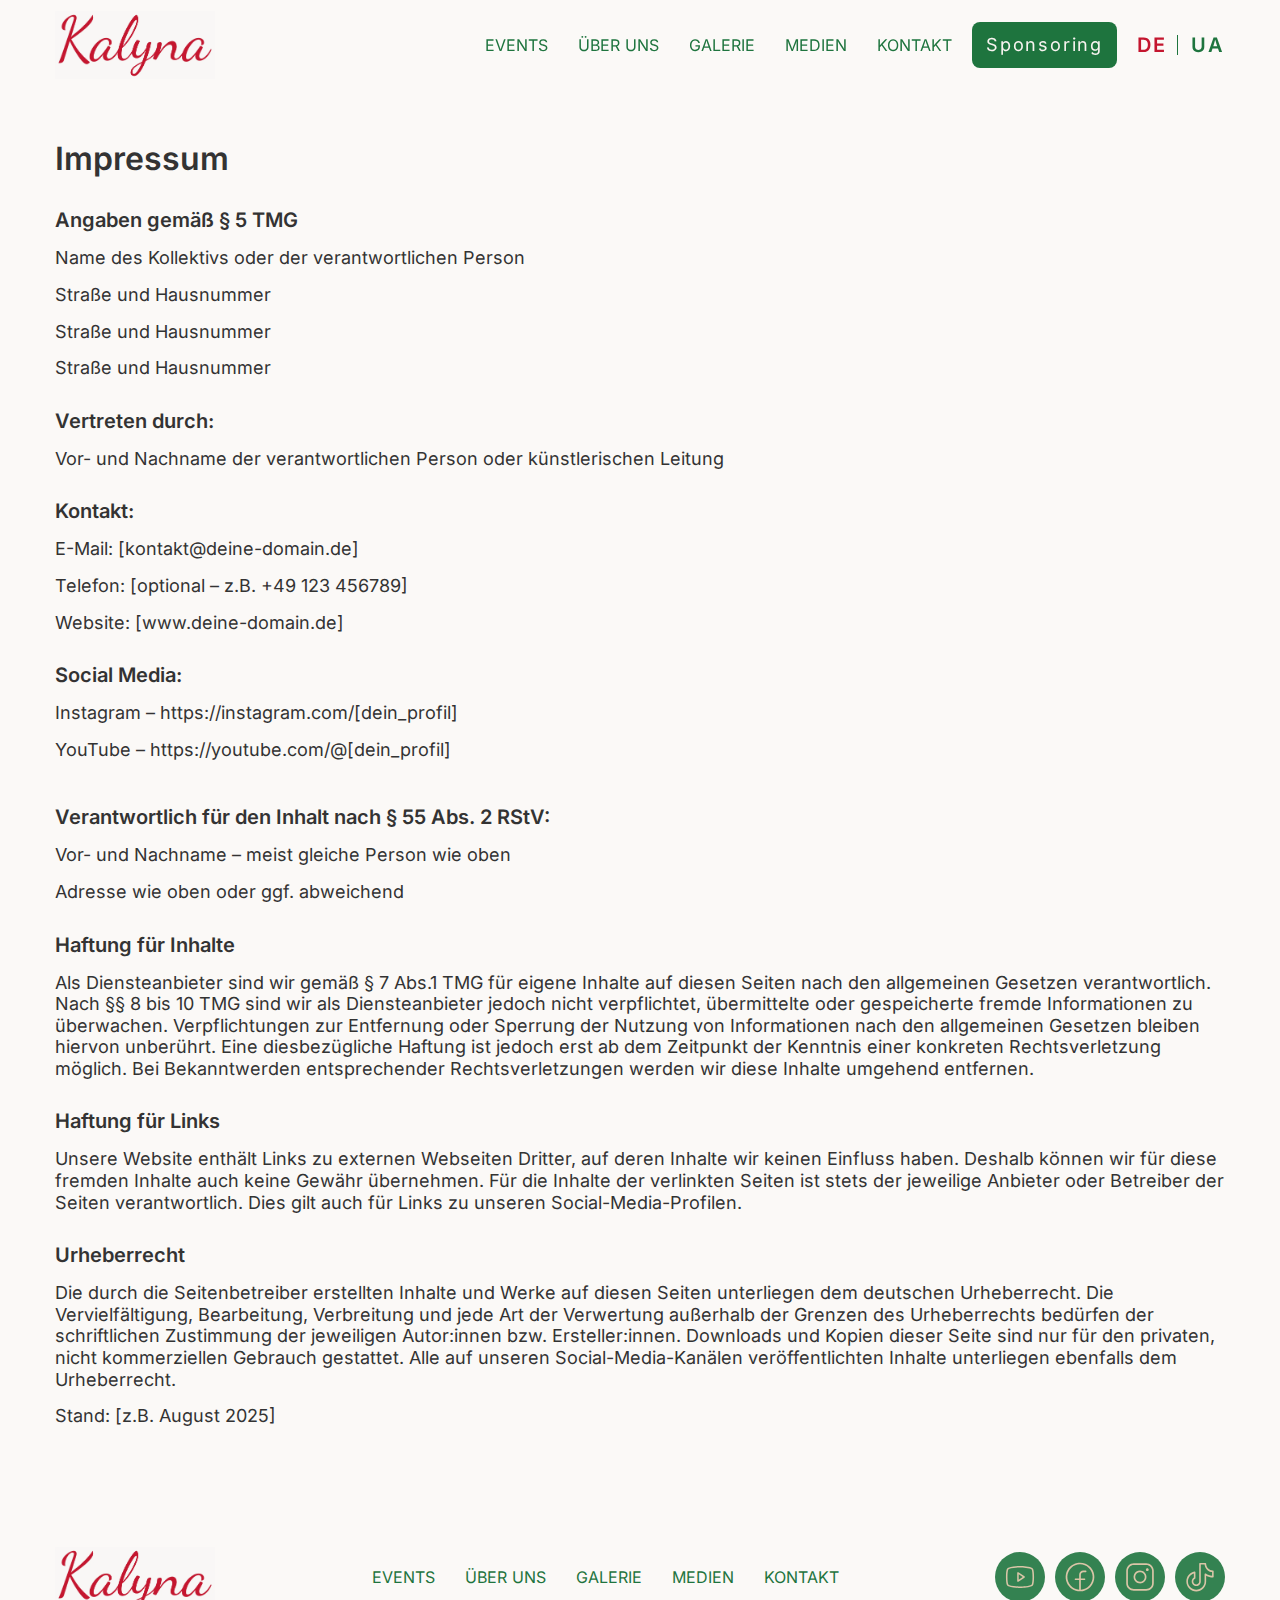
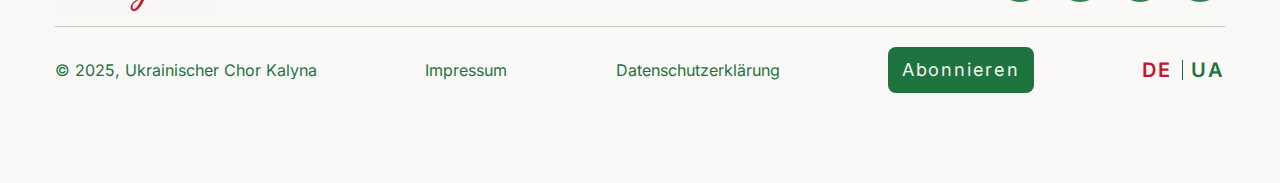
<file: impressum.html>
<!doctype html>
<html lang="de">
	<head>
		<meta charset="UTF-8">
		<meta name="viewport" content="width=device-width, initial-scale=1.0">
		<link rel="shortcut icon" href="./assets/img/favicon.jpg">
		<title>Ukrainischer Chor Kalyna</title>
		<style>*{border:0;margin:0;padding:0}*,:after,:before{box-sizing:border-box}:after,:before{display:inline-block}body,html{height:100%}body{line-height:1;scrollbar-gutter:stable;-ms-text-size-adjust:100%;-moz-text-size-adjust:100%;-webkit-text-size-adjust:100%;-webkit-font-smoothing:antialiased;-moz-osx-font-smoothing:grayscale}button{background-color:transparent;color:inherit;font-family:inherit;font-size:inherit;line-height:inherit}a{color:inherit;display:inline-block;text-decoration:none}ul li{list-style:none}img{height:auto;max-width:100%;vertical-align:middle}h2,h3{font-size:inherit;font-weight:inherit}:root{--header-height:5.625rem}body{background-color:#fbf9f7;color:#333;font-family:Inter;font-size:1rem;min-width:20rem;opacity:0;padding-top:var(--header-height)}.wrapper{display:flex;flex-direction:column;min-height:100%;overflow:clip}.wrapper>main{flex:1 1 auto}.wrapper>*{min-width:0}[class*=__container]{margin:0 auto;max-width:75rem;padding-left:.9375rem;padding-right:.9375rem}.logo{flex:0 0 10rem;max-width:10rem;position:relative;z-index:50}.logo img{display:block;height:auto;width:100%}.lang-switcher{flex:0 0 auto;position:relative;z-index:10}.lang-switcher__item{color:#1e743e;font-weight:600;letter-spacing:.1em}.lang-switcher__item--de{border-right:.0625rem solid #1e743e;margin-right:.5rem;padding-right:.625rem}.lang-switcher__item--active{color:#c4162f}.lang-switcher--mobile-only{display:none}.social{display:flex;gap:.625rem}.social__item{align-items:center;background-color:rgba(30,116,62,.9);border-radius:50%;display:inline-flex;height:3.125rem;justify-content:center;width:3.125rem}.social__item img{height:1.875rem;width:1.875rem}.social--mobile-only{display:none}.content-page,.impressum{color:#333;line-height:1.2}.content-page__container{display:flex;flex-direction:column}.content-page__title{font-weight:600}.content-page__content h3{font-size:1.25rem;font-weight:600}.content-page__content h3:not(:last-child),.content-page__content p:not(:last-child){margin-bottom:.9375rem}.menu__body{flex-direction:column;gap:1.875rem}.menu__body,.menu__list{display:flex;justify-content:center}.menu__list{align-items:center;color:#1e743e;column-gap:1.875rem;flex-grow:1;flex-wrap:wrap;row-gap:.9375rem;text-transform:uppercase}.menu__link{font-size:1rem;position:relative}.menu__link:after{background-color:#1e743e;bottom:-.3125rem;content:"";height:.125rem;left:50%;position:absolute;width:0}.icon-menu{display:none}.header{background-color:#1e743e;background-color:transparent;min-height:var(--header-height);position:fixed;z-index:200}.header,.header:before{left:0;top:0;width:100%}.header:before{backdrop-filter:blur(.625rem);background-color:hsla(0,0%,100%,.6);content:"";height:100%;opacity:0;position:absolute;z-index:-1}.header__container{align-items:center;display:flex;gap:.9375rem;justify-content:space-between;padding-block:.3125rem}.header__navigation{align-items:center;display:flex;gap:1.25rem;justify-content:flex-end}.header__button{position:relative;z-index:10}.button{background-color:#1e743e;border-radius:.5rem;color:#f9f4f1;font-family:Inter;font-weight:500;letter-spacing:.1em;padding:.875rem}:root{--swiper-theme-color:#007aff}:host{display:block;margin-left:auto;margin-right:auto;position:relative;z-index:1}:root{--swiper-navigation-size:2.75rem}@media (max-width:61.99875em) and (min-width:75em){.menu__body:before{min-height:5.625rem}}@media (max-width:61.99875em){:root{--header-height:4.6875rem}.social--mobile-only{align-items:center;display:flex;justify-content:center}.menu__body{background-color:#fbf9f7;height:100%;left:-100%;overflow:auto;padding:6.25rem .9375rem 1.875rem}.menu__body,.menu__body:before{position:fixed;top:0;width:100%}.menu__body:before{content:"";left:0;z-index:2}.menu__list{align-items:center;flex-direction:column;flex-wrap:nowrap;gap:1.875rem;justify-content:flex-start}.menu__link{font-size:1.25rem}.icon-menu{display:block;height:1.125rem;position:relative;width:1.875rem;z-index:5}.icon-menu span,.icon-menu:after,.icon-menu:before{background-color:#1e743e;content:"";height:.125rem;position:absolute;right:0;width:100%}.icon-menu:before{top:0}.icon-menu:after{bottom:0}.icon-menu span{top:calc(50% - .0625rem)}}@media (max-width:47.99875em){:root{--header-height:4.0625rem}.logo{flex:0 0 7.5rem;max-width:7.5rem}.header__container{gap:.3125rem}.header__navigation{display:flex;gap:.625rem}}@media (max-width:29.99875em){.lang-switcher{display:none}.lang-switcher--mobile-only{display:block}}@media (max-width:20em){.lang-switcher__item{font-size:1.125rem}.content-page,.impressum{font-size:1rem}.content-page__container{gap:1.25rem;padding-bottom:1.25rem;padding-top:1.25rem}.content-page__title{font-size:1.5rem}.header__container{min-height:3.4375rem}.button{font-size:.875rem}}@media (max-width:61.99875em) and (min-width:20em) and (max-width:75em){.menu__body:before{min-height:clamp(3.4375rem,2.64204545454375rem + 3.9772727273vw,5.625rem)}}@media (min-width:20em) and (max-width:75em){.lang-switcher__item{font-size:clamp(1.125rem,1.07954545454375rem + .2272727273vw,1.25rem)}.content-page,.impressum{font-size:clamp(1rem,.95454545454375rem + .2272727273vw,1.125rem)}.content-page__container{gap:clamp(1.25rem,1.022727272725rem + 1.1363636364vw,1.875rem);padding-bottom:clamp(1.25rem,1.022727272725rem + 1.1363636364vw,1.875rem);padding-top:clamp(1.25rem,.56818181818125rem + 3.4090909091vw,3.125rem)}.content-page__title{font-size:clamp(1.5rem,1.31818181818125rem + .9090909091vw,2rem)}.header__container{min-height:clamp(3.4375rem,2.64204545454375rem + 3.9772727273vw,5.625rem)}.button{font-size:clamp(.875rem,.78409090909375rem + .4545454545vw,1.125rem)}}@media (min-width:75em){.lang-switcher__item{font-size:1.25rem}.content-page,.impressum{font-size:1.125rem}.content-page__container{gap:1.875rem;padding-bottom:1.875rem;padding-top:3.125rem}.content-page__title{font-size:2rem}.header__container{min-height:5.625rem}.button{font-size:1.125rem}}@font-face{font-display:swap;font-family:Inter;font-style:normal;font-weight:400;src:url(assets/fonts/UcC73FwrK3iLTeHuS_nVMrMxCp50SjIa2JL7SUc.woff2) format("woff2");unicode-range:u+0460-052f,u+1c80-1c8a,u+20b4,u+2de0-2dff,u+a640-a69f,u+fe2e-fe2f}@font-face{font-display:swap;font-family:Inter;font-style:normal;font-weight:400;src:url(assets/fonts/UcC73FwrK3iLTeHuS_nVMrMxCp50SjIa0ZL7SUc.woff2) format("woff2");unicode-range:u+0301,u+0400-045f,u+0490-0491,u+04b0-04b1,u+2116}@font-face{font-display:swap;font-family:Inter;font-style:normal;font-weight:400;src:url(assets/fonts/UcC73FwrK3iLTeHuS_nVMrMxCp50SjIa2ZL7SUc.woff2) format("woff2");unicode-range:u+1f??}@font-face{font-display:swap;font-family:Inter;font-style:normal;font-weight:400;src:url(assets/fonts/UcC73FwrK3iLTeHuS_nVMrMxCp50SjIa1pL7SUc.woff2) format("woff2");unicode-range:u+0370-0377,u+037a-037f,u+0384-038a,u+038c,u+038e-03a1,u+03a3-03ff}@font-face{font-display:swap;font-family:Inter;font-style:normal;font-weight:400;src:url(assets/fonts/UcC73FwrK3iLTeHuS_nVMrMxCp50SjIa2pL7SUc.woff2) format("woff2");unicode-range:u+0102-0103,u+0110-0111,u+0128-0129,u+0168-0169,u+01a0-01a1,u+01af-01b0,u+0300-0301,u+0303-0304,u+0308-0309,u+0323,u+0329,u+1ea0-1ef9,u+20ab}@font-face{font-display:swap;font-family:Inter;font-style:normal;font-weight:400;src:url(assets/fonts/UcC73FwrK3iLTeHuS_nVMrMxCp50SjIa25L7SUc.woff2) format("woff2");unicode-range:u+0100-02ba,u+02bd-02c5,u+02c7-02cc,u+02ce-02d7,u+02dd-02ff,u+0304,u+0308,u+0329,u+1d00-1dbf,u+1e00-1e9f,u+1ef2-1eff,u+2020,u+20a0-20ab,u+20ad-20c0,u+2113,u+2c60-2c7f,u+a720-a7ff}@font-face{font-display:swap;font-family:Inter;font-style:normal;font-weight:400;src:url(assets/fonts/UcC73FwrK3iLTeHuS_nVMrMxCp50SjIa1ZL7.woff2) format("woff2");unicode-range:u+00??,u+0131,u+0152-0153,u+02bb-02bc,u+02c6,u+02da,u+02dc,u+0304,u+0308,u+0329,u+2000-206f,u+20ac,u+2122,u+2191,u+2193,u+2212,u+2215,u+feff,u+fffd}@font-face{font-display:swap;font-family:Inter;font-style:normal;font-weight:600;src:url(assets/fonts/UcC73FwrK3iLTeHuS_nVMrMxCp50SjIa2JL7SUc.woff2) format("woff2");unicode-range:u+0460-052f,u+1c80-1c8a,u+20b4,u+2de0-2dff,u+a640-a69f,u+fe2e-fe2f}@font-face{font-display:swap;font-family:Inter;font-style:normal;font-weight:600;src:url(assets/fonts/UcC73FwrK3iLTeHuS_nVMrMxCp50SjIa0ZL7SUc.woff2) format("woff2");unicode-range:u+0301,u+0400-045f,u+0490-0491,u+04b0-04b1,u+2116}@font-face{font-display:swap;font-family:Inter;font-style:normal;font-weight:600;src:url(assets/fonts/UcC73FwrK3iLTeHuS_nVMrMxCp50SjIa2ZL7SUc.woff2) format("woff2");unicode-range:u+1f??}@font-face{font-display:swap;font-family:Inter;font-style:normal;font-weight:600;src:url(assets/fonts/UcC73FwrK3iLTeHuS_nVMrMxCp50SjIa1pL7SUc.woff2) format("woff2");unicode-range:u+0370-0377,u+037a-037f,u+0384-038a,u+038c,u+038e-03a1,u+03a3-03ff}@font-face{font-display:swap;font-family:Inter;font-style:normal;font-weight:600;src:url(assets/fonts/UcC73FwrK3iLTeHuS_nVMrMxCp50SjIa2pL7SUc.woff2) format("woff2");unicode-range:u+0102-0103,u+0110-0111,u+0128-0129,u+0168-0169,u+01a0-01a1,u+01af-01b0,u+0300-0301,u+0303-0304,u+0308-0309,u+0323,u+0329,u+1ea0-1ef9,u+20ab}@font-face{font-display:swap;font-family:Inter;font-style:normal;font-weight:600;src:url(assets/fonts/UcC73FwrK3iLTeHuS_nVMrMxCp50SjIa25L7SUc.woff2) format("woff2");unicode-range:u+0100-02ba,u+02bd-02c5,u+02c7-02cc,u+02ce-02d7,u+02dd-02ff,u+0304,u+0308,u+0329,u+1d00-1dbf,u+1e00-1e9f,u+1ef2-1eff,u+2020,u+20a0-20ab,u+20ad-20c0,u+2113,u+2c60-2c7f,u+a720-a7ff}@font-face{font-display:swap;font-family:Inter;font-style:normal;font-weight:600;src:url(assets/fonts/UcC73FwrK3iLTeHuS_nVMrMxCp50SjIa1ZL7.woff2) format("woff2");unicode-range:u+00??,u+0131,u+0152-0153,u+02bb-02bc,u+02c6,u+02da,u+02dc,u+0304,u+0308,u+0329,u+2000-206f,u+20ac,u+2122,u+2191,u+2193,u+2212,u+2215,u+feff,u+fffd}@font-face{font-display:swap;font-family:Inter;font-style:normal;font-weight:700;src:url(assets/fonts/UcC73FwrK3iLTeHuS_nVMrMxCp50SjIa2JL7SUc.woff2) format("woff2");unicode-range:u+0460-052f,u+1c80-1c8a,u+20b4,u+2de0-2dff,u+a640-a69f,u+fe2e-fe2f}@font-face{font-display:swap;font-family:Inter;font-style:normal;font-weight:700;src:url(assets/fonts/UcC73FwrK3iLTeHuS_nVMrMxCp50SjIa0ZL7SUc.woff2) format("woff2");unicode-range:u+0301,u+0400-045f,u+0490-0491,u+04b0-04b1,u+2116}@font-face{font-display:swap;font-family:Inter;font-style:normal;font-weight:700;src:url(assets/fonts/UcC73FwrK3iLTeHuS_nVMrMxCp50SjIa2ZL7SUc.woff2) format("woff2");unicode-range:u+1f??}@font-face{font-display:swap;font-family:Inter;font-style:normal;font-weight:700;src:url(assets/fonts/UcC73FwrK3iLTeHuS_nVMrMxCp50SjIa1pL7SUc.woff2) format("woff2");unicode-range:u+0370-0377,u+037a-037f,u+0384-038a,u+038c,u+038e-03a1,u+03a3-03ff}@font-face{font-display:swap;font-family:Inter;font-style:normal;font-weight:700;src:url(assets/fonts/UcC73FwrK3iLTeHuS_nVMrMxCp50SjIa2pL7SUc.woff2) format("woff2");unicode-range:u+0102-0103,u+0110-0111,u+0128-0129,u+0168-0169,u+01a0-01a1,u+01af-01b0,u+0300-0301,u+0303-0304,u+0308-0309,u+0323,u+0329,u+1ea0-1ef9,u+20ab}@font-face{font-display:swap;font-family:Inter;font-style:normal;font-weight:700;src:url(assets/fonts/UcC73FwrK3iLTeHuS_nVMrMxCp50SjIa25L7SUc.woff2) format("woff2");unicode-range:u+0100-02ba,u+02bd-02c5,u+02c7-02cc,u+02ce-02d7,u+02dd-02ff,u+0304,u+0308,u+0329,u+1d00-1dbf,u+1e00-1e9f,u+1ef2-1eff,u+2020,u+20a0-20ab,u+20ad-20c0,u+2113,u+2c60-2c7f,u+a720-a7ff}@font-face{font-display:swap;font-family:Inter;font-style:normal;font-weight:700;src:url(assets/fonts/UcC73FwrK3iLTeHuS_nVMrMxCp50SjIa1ZL7.woff2) format("woff2");unicode-range:u+00??,u+0131,u+0152-0153,u+02bb-02bc,u+02c6,u+02da,u+02dc,u+0304,u+0308,u+0329,u+2000-206f,u+20ac,u+2122,u+2191,u+2193,u+2212,u+2215,u+feff,u+fffd}</style>
		<script type="module" crossorigin="" src="./js/app.min.js?v=1762449119838"></script>
		<link rel="stylesheet" crossorigin="" href="./css/style.min.css?v=1762449119838" media="print" onload="this.media='all'">
		<link rel="preload" as="style" href="./css/webfonts.min.css">
		<link rel="stylesheet" media="print" onload="this.onload=null;this.removeAttribute('media');" href="./css/webfonts.min.css">
	</head>
	<body>
		<div class="wrapper">
			<header data-fls-header="" class="header">
				<div class="header__container">
					<a href="index.html" class="header__logo logo">
						<picture>
							<source media="(max-width: 300px)" srcset="./assets/img/Kalyna-logo-300.webp" type="image/webp">
							<source media="(max-width: 400px)" srcset="./assets/img/Kalyna-logo-400.webp" type="image/webp">
							<source media="(max-width: 600px)" srcset="./assets/img/Kalyna-logo-600.webp" type="image/webp">
							<img alt="Logo" src="./assets/img/Kalyna-logo.webp">
						</picture>
					</a>
					<div class="header__navigation">
						<div class="header__menu menu">
							<nav class="menu__body">
								<ul class="menu__list">
									<li class="menu__item">
										<a href="#events" class="menu__link" data-fls-scrollto="#events" data-fls-scrollto-header="">Events</a>
									</li>
									<li class="menu__item">
										<a href="#about" class="menu__link" data-fls-scrollto="#about" data-fls-scrollto-header="">Über uns</a>
									</li>
									<li class="menu__item">
										<a href="#gallery" class="menu__link" data-fls-scrollto="#gallery" data-fls-scrollto-header="">Galerie</a>
									</li>
									<li class="menu__item">
										<a href="#topics" class="menu__link" data-fls-scrollto="#topics" data-fls-scrollto-header="">Medien</a>
									</li>
									<li class="menu__item">
										<a href="#contacts" class="menu__link" data-fls-scrollto="#contacts" data-fls-scrollto-header="">Kontakt</a>
									</li>
									<li class="menu__item lang-switcher lang-switcher--mobile-only">
										<a href="index.html" class="lang-switcher__item lang-switcher__item--de lang-switcher__item--active">DE</a>
										<a href="home-ua.html" class="lang-switcher__item lang-switcher__item--ua">UA</a>
									</li>
								</ul>
								<div class="menu__social social social--mobile-only">
									<a href="https://www.youtube.com/@chorkalyna9679/videos" target="_blank" class="social__item">
										<img src="./assets/img/icons/yt.svg" alt="icon">
									</a>
									<a href="https://www.facebook.com/share/1R7UYToxGK/" target="_blank" class="social__item">
										<img src="./assets/img/icons/fb.svg" alt="icon">
									</a>
									<a href="https://www.instagram.com/chor_kalyna_hannover?igsh=MWtpY3Bhd2wyNHhhcg==" target="_blank" class="social__item">
										<img src="./assets/img/icons/inst.svg" alt="icon">
									</a>
									<a href="https://www.tiktok.com/@chorkalyna?_t=ZN-8yH40dKF5ba&_r=1" target="_blank" class="social__item">
										<img src="./assets/img/icons/tiktok.svg" alt="icon">
									</a>
								</div>
							</nav>
						</div>
						<a href="#sponsors" data-fls-button="" data-fls-scrollto="#sponsors" data-fls-scrollto-header="" class="header__button button">Sponsoring</a>
						<div class="header__lang lang-switcher">
							<a href="index.html" class="lang-switcher__item lang-switcher__item--de lang-switcher__item--active">DE</a>
							<a href="home-ua.html" class="lang-switcher__item lang-switcher__item--ua">UA</a>
						</div>
						<button type="button" data-fls-menu="" class="menu__icon icon-menu">
							<span></span>
						</button>
					</div>
				</div>
			</header>
			<main class="main">
				<section class="impressum content-page">
					<div class="content-page__container">
						<h2 class="content-page__title">Impressum</h2>
						<div class="content-page__content">
							<h3>Angaben gemäß § 5 TMG</h3>
							<p>Name des Kollektivs oder der verantwortlichen Person</p>
							<p>Straße und Hausnummer</p>
							<p>Straße und Hausnummer</p>
							<p>Straße und Hausnummer</p>
						</div>
						<div class="content-page__content">
							<h3>Vertreten durch:</h3>
							<p>Vor- und Nachname der verantwortlichen Person oder künstlerischen Leitung</p>
						</div>
						<div class="content-page__content">
							<h3>Kontakt:</h3>
							<p>E-Mail: [kontakt@deine-domain.de]</p>
							<p>Telefon: [optional – z.B. +49 123 456789]</p>
							<p>Website: [www.deine-domain.de]</p>
						</div>
						<div class="content-page__content">
							<h3>Social Media:</h3>
							<p>Instagram – https://instagram.com/[dein_profil]</p>
							<p>YouTube – https://youtube.com/@[dein_profil]</p>
							<p></p>
							<p></p>
						</div>
						<div class="content-page__content">
							<h3>Verantwortlich für den Inhalt nach § 55 Abs. 2 RStV:</h3>
							<p>Vor- und Nachname – meist gleiche Person wie oben</p>
							<p>Adresse wie oben oder ggf. abweichend</p>
						</div>
						<div class="content-page__content">
							<h3>Haftung für Inhalte</h3>
							<p>
								Als Diensteanbieter sind wir gemäß § 7 Abs.1 TMG für eigene Inhalte auf diesen Seiten nach den allgemeinen Gesetzen verantwortlich. Nach §§ 8 bis 10 TMG sind wir als Diensteanbieter jedoch nicht verpflichtet, übermittelte oder gespeicherte fremde Informationen zu überwachen. Verpflichtungen zur Entfernung oder Sperrung der Nutzung von Informationen nach den allgemeinen Gesetzen bleiben hiervon unberührt. Eine diesbezügliche Haftung ist jedoch erst ab dem Zeitpunkt der Kenntnis einer konkreten Rechtsverletzung möglich. Bei Bekanntwerden entsprechender Rechtsverletzungen werden wir diese Inhalte umgehend entfernen.
							</p>
						</div>
						<div class="content-page__content">
							<h3>Haftung für Links</h3>
							<p>
								Unsere Website enthält Links zu externen Webseiten Dritter, auf deren Inhalte wir keinen Einfluss haben. Deshalb können wir für diese fremden Inhalte auch keine Gewähr übernehmen. Für die Inhalte der verlinkten Seiten ist stets der jeweilige Anbieter oder Betreiber der Seiten verantwortlich. Dies gilt auch für Links zu unseren Social-Media-Profilen.
							</p>
						</div>
						<div class="content-page__content">
							<h3>Urheberrecht</h3>
							<p>
								Die durch die Seitenbetreiber erstellten Inhalte und Werke auf diesen Seiten unterliegen dem deutschen Urheberrecht. Die Vervielfältigung, Bearbeitung, Verbreitung und jede Art der Verwertung außerhalb der Grenzen des Urheberrechts bedürfen der schriftlichen Zustimmung der jeweiligen Autor:innen bzw. Ersteller:innen. Downloads und Kopien dieser Seite sind nur für den privaten, nicht kommerziellen Gebrauch gestattet. Alle auf unseren Social-Media-Kanälen veröffentlichten Inhalte unterliegen ebenfalls dem Urheberrecht.
							</p>
							<p>Stand: [z.B. August 2025]</p>
						</div>
					</div>
				</section>
			</main>
			<footer data-fls-footer="" class="footer">
				<div class="footer__container">
					<div class="footer__content">
						<div class="footer__section-top">
							<a href="index.html" class="footer__logo logo">
								<picture>
									<source media="(max-width: 300px)" srcset="./assets/img/Kalyna-logo-300.webp" type="image/webp">
									<source media="(max-width: 400px)" srcset="./assets/img/Kalyna-logo-400.webp" type="image/webp">
									<source media="(max-width: 600px)" srcset="./assets/img/Kalyna-logo-600.webp" type="image/webp">
									<img alt="Logo" src="./assets/img/Kalyna-logo.webp">
								</picture>
							</a>
							<div class="footer__menu">
								<ul class="footer__list">
									<li class="footer__item">
										<a href="#events" class="footer__link" data-fls-scrollto="#events" data-fls-scrollto-header="">Events</a>
									</li>
									<li class="footer__item">
										<a href="#about" class="footer__link" data-fls-scrollto="#about" data-fls-scrollto-header="">Über uns</a>
									</li>
									<li class="footer__item">
										<a href="#gallery" class="footer__link" data-fls-scrollto="#gallery" data-fls-scrollto-header="">Galerie</a>
									</li>
									<li class="footer__item">
										<a href="#topics" class="footer__link" data-fls-scrollto="#topics" data-fls-scrollto-header="">Medien</a>
									</li>
									<li class="footer__item">
										<a href="#contacts" class="footer__link" data-fls-scrollto="#contacts" data-fls-scrollto-header="">Kontakt</a>
									</li>
								</ul>
							</div>
							<div class="footer__social social">
								<a href="https://www.youtube.com/@chorkalyna9679/videos" target="_blank" class="social__item">
									<img src="./assets/img/icons/yt.svg" alt="icon">
								</a>
								<a href="https://www.facebook.com/share/1R7UYToxGK/" target="_blank" class="social__item">
									<img src="./assets/img/icons/fb.svg" alt="icon">
								</a>
								<a href="https://www.instagram.com/chor_kalyna_hannover?igsh=MWtpY3Bhd2wyNHhhcg==" target="_blank" class="social__item">
									<img src="./assets/img/icons/inst.svg" alt="icon">
								</a>
								<a href="https://www.tiktok.com/@chorkalyna?_t=ZN-8yH40dKF5ba&_r=1" target="_blank" class="social__item">
									<img src="./assets/img/icons/tiktok.svg" alt="icon">
								</a>
							</div>
						</div>
						<div class="footer__section-bottom">
							<div class="footer__copiright">© 2025, Ukrainischer Chor Kalyna</div>
							<a href="impressum.html" class="footer__impressum">Impressum</a>
							<a href="datenschutz.html" class="footer__datenschutz">Datenschutzerklärung</a>
							<a href="#subscription" class="button" data-fls-scrollto="#subscription" data-fls-scrollto-header="#subscription">Abonnieren</a>
							<div class="footer__lang lang-switcher lang-switcher--footer">
								<a href="index.html" class="lang-switcher__item lang-switcher__item--de lang-switcher__item--active">DE</a>
								<a href="home-ua.html" class="lang-switcher__item lang-switcher__item--ua">UA</a>
							</div>
						</div>
					</div>
				</div>
			</footer>
		</div>
		<noscript><link rel="stylesheet" crossorigin="" href="./css/style.min.css?v=1762449119838"></noscript>
	</body>
</html>
</file>
<file: css/style.min.css>
*{border:0;margin:0;padding:0}*,:after,:before{box-sizing:border-box}:after,:before{display:inline-block}body,html{height:100%}body{line-height:1;scrollbar-gutter:stable;-ms-text-size-adjust:100%;-moz-text-size-adjust:100%;-webkit-text-size-adjust:100%;-webkit-font-smoothing:antialiased;-moz-osx-font-smoothing:grayscale}button,input,textarea{background-color:transparent;color:inherit;font-family:inherit;font-size:inherit;line-height:inherit}input,textarea{width:100%}label{display:inline-block}button,option,select{cursor:pointer}a{color:inherit;display:inline-block;text-decoration:none}ul li{list-style:none}img{height:auto;max-width:100%;vertical-align:middle}h1,h2,h3,h4,h5,h6{font-size:inherit;font-weight:inherit}:root{--header-height:5.625rem}body{background-color:#fbf9f7;color:#333;font-family:Inter;font-size:1rem;min-width:20rem;opacity:0;padding-top:var(--header-height);transition:opacity .4s ease-in-out}[data-fls-scrolllock] body{overflow:hidden;overscroll-behavior:none;touch-action:none}body.body--loaded{opacity:1}.wrapper{display:flex;flex-direction:column;min-height:100%;overflow:clip}.wrapper>main{flex:1 1 auto}.wrapper>*{min-width:0}[class*=__container]{margin:0 auto;max-width:75rem;padding-left:.9375rem;padding-right:.9375rem}.logo{flex:0 0 10rem;max-width:10rem;position:relative;z-index:50}.logo img{display:block;height:auto;width:100%}.lang-switcher{flex:0 0 auto;position:relative;z-index:10}.lang-switcher__item{color:#1e743e;font-weight:600;letter-spacing:.1em;transition:color .3s ease}.lang-switcher__item--de{border-right:.0625rem solid #1e743e;margin-right:.5rem;padding-right:.625rem}.lang-switcher__item--active{color:#c4162f}.lang-switcher__item--footer{display:flex}.lang-switcher--mobile-only{display:none}.lang-switcher--footer{display:flex}.title{font-family:Inter}.title--main{color:#fbf9f7;font-family:Dancing Script;text-align:center}.title--block,.title--main{font-weight:700;line-height:1.2}.title--block{color:#a6192e;font-family:Caveat}.title--block.title--de{font-family:Dancing Script}.social{display:flex;gap:.625rem}.social__item{align-items:center;background-color:rgba(30,116,62,.9);border-radius:50%;display:inline-flex;height:3.125rem;justify-content:center;transition:background-color .3s ease;width:3.125rem}.social__item:hover{background-color:#a6192e}.social__item img{height:1.875rem;width:1.875rem}.social--mobile-only{display:none}.header-block{align-items:center;display:flex;flex-direction:column;gap:.9375rem;justify-content:center}.header-block__title{color:#a6192e;font-family:Caveat;font-weight:700;line-height:1;max-width:53.125rem;text-align:center}.header-block__title--de{font-family:Dancing Script;font-weight:700}.header-block__text{color:#1e743e;line-height:1.2;max-width:50rem;text-align:center}.header-block__text p:not(:last-child){margin-bottom:.9375rem}.hero{display:grid;min-height:100vh;overflow:hidden;position:relative;width:100%}.hero>*{grid-column:1/-1;grid-row:1/-1}.hero__container{align-items:center;display:flex;justify-content:center;left:50%;max-width:56.25rem;position:absolute;text-align:center;top:50%;transform:translate(-50%,-50%);width:100%;z-index:50}.hero__slider{height:100%;inset:0;position:absolute;width:100%}.hero__slider:after{background:rgba(0,0,0,.2);content:"";inset:0;position:absolute;z-index:3}.hero__wrapper{height:100%}.hero__slide{aspect-ratio:21/9;position:relative}.hero__image{height:100%;left:0;position:absolute;top:0;width:100%}.hero__image img{height:100%;object-fit:cover;width:100%}.hero__picture{display:none}.hero__picture img{background-color:#fbf9f7;height:100%;object-fit:cover;width:100%}.hero__swiper-pagination{cursor:pointer;position:absolute;z-index:101}.hero__swiper-pagination .swiper-pagination-bullet{background-color:#fbf9f7;font-size:1rem;height:1.25rem;line-height:1.25rem;width:1.25rem}.hero .swiper-button-next,.hero .swiper-button-prev{align-items:center;background-color:hsla(0,0%,100%,.7);border-radius:50%;cursor:pointer;display:flex;height:2.75rem;justify-content:center;position:absolute;top:50%;transform:translateY(-50%);transition:background-color .3s ease;width:2.75rem;z-index:100}.hero .swiper-button-next:after,.hero .swiper-button-prev:after{color:#1e743e;font-size:1.5rem}.hero .swiper-button-next:hover,.hero .swiper-button-prev:hover{background-color:#fff}.hero__content{align-items:center;display:flex;flex-direction:column;gap:1.875rem;justify-content:center;text-align:center}.hero__text{color:#fbf9f7;font-family:Inter;font-weight:600;line-height:1.2;text-align:center}.hero__buttons{display:flex;gap:.9375rem}.about__container{display:flex;flex-direction:column}.about__picture,.about__picture img{text-align:center;width:100%}.about__picture img{border-radius:.75rem;box-shadow:0 0 1.875rem rgba(30,116,62,.8);display:block;height:auto}.about__text{color:#1e743e;line-height:1.2;text-align:center}.about__text p:not(:last-child){margin-bottom:.9375rem}.about__conductors{position:relative}.about__advantages{align-items:center;display:flex;justify-content:center;position:relative}.about__list{display:flex;flex-direction:column;gap:.9375rem}.about__item-advantages{align-items:center;color:#1e743e;display:flex;gap:.9375rem;line-height:1.1}.about__icon{align-items:center;background-color:rgba(30,116,62,.9);border-radius:50%;display:flex;flex-shrink:0;height:3.125rem;justify-content:center;transition:background-color .3s ease;width:3.125rem}.about__icon:hover{background-color:#a6192e}.about__icon img{height:1.875rem;width:1.875rem}.item__block{align-items:center;display:flex;justify-content:space-between}.item__block--left{display:flex;flex-direction:row-reverse}.item__image{max-width:34.375rem}.item__image img{border-radius:50%;box-shadow:0 0 1.875rem rgba(30,116,62,.8);max-width:100%}.item__info{align-items:center;display:flex;flex-direction:column;gap:1.875rem;justify-content:center;max-width:34.375rem}.item__quote{color:#1e743e;font-family:Dancing Script;font-weight:500;text-align:center}.item__quote--ua{font-family:Caveat}.item__name{color:#a6192e;font-family:Dancing Script;font-size:4.625rem;font-weight:700;text-align:center}.item__name--ua{font-family:Caveat}.item__position,.item__text{color:#1e743e;text-align:center}.item__text{line-height:1.2}.check{display:inline-block;transition:transform .5s ease}.check:hover{animation:tilt-left .5s ease}@keyframes tilt-left{0%{transform:rotate(0deg)}40%{transform:rotate(-90deg)}to{transform:rotate(0deg)}}.gallery{background-color:#f9f4f1}.gallery__header:not(:last-child){margin-bottom:1.875rem}.gallery__grid{display:grid;gap:.9375rem;grid-template-columns:repeat(2,1fr);overflow:hidden}.gallery__image-wrapper{border-radius:.75rem;overflow:hidden;position:relative;width:100%}.gallery__image-wrapper:nth-child(3n+1){grid-column:span 2;padding-bottom:40%}.gallery__image-wrapper:nth-child(3n+2),.gallery__image-wrapper:nth-child(3n+3){grid-column:span 1;padding-bottom:66.66%}.gallery__image{border-radius:.5rem;height:100%;left:0;object-fit:cover;position:absolute;top:0;transition:transform .5s ease;width:100%}.gallery__image:hover{transform:scale(1.02)}.gallery__button{display:block;margin:1.875rem auto 0}@keyframes fadeInZoom{0%{opacity:0;transform:scale(.6)}to{opacity:1;transform:scale(1)}}.topics__header,.topics__top{display:flex;flex-direction:column}.topics__header,.topics__nav{align-items:center}.topics__nav{column-gap:1.875rem;display:flex;flex-wrap:wrap;justify-content:center;row-gap:1.875rem}.topics__content{position:relative}.topics__tab{display:none}.topics__tab.active{display:grid}.topics__items{column-gap:1.25rem;display:grid;grid-template-columns:repeat(auto-fill,minmax(15.625rem,1fr));row-gap:1.875rem}.nav-topics__item{color:#1e743e;font-weight:600;letter-spacing:.1rem;position:relative;text-transform:uppercase;transition:all .3s ease}.nav-topics__item:after{background-color:#1e743e;bottom:-.3125rem;content:"";height:.125rem;left:50%;position:absolute;transition:all .3s ease;width:0}.nav-topics__item.active:after,.nav-topics__item:hover:after{left:0;width:100%}.item-topics{align-content:start;display:grid;gap:.9375rem;opacity:0;position:relative;transform:translateY(1.25rem);transition:opacity .7s ease,transform .7s ease}.item-topics.visible{opacity:1;transform:translateY(0)}.item-topics__category{background-color:hsla(0,0%,100%,.8);border-radius:.3125rem;color:#1e743e;font-size:.875rem;font-weight:600;padding:.75rem .5rem;position:absolute;right:1.25rem;top:1.25rem;z-index:2;z-index:5}.item-topics__image{border-radius:.9375rem;overflow:hidden;padding-bottom:90.322581%;position:relative}.item-topics__image:hover img{transform:scale(1.05)}.item-topics__image img{height:100%;left:0;object-fit:cover;position:absolute;top:0;transition:transform .5s ease;width:100%}.item-topics__date{font-size:.875rem;line-height:1.2}.item-topics__title{font-weight:600}.item-topics__link-title{transition:all .3s ease}.item-topics__link-title:hover{color:#1e743e}.events__container{overflow:visible;position:relative}.events__header:not(:last-child){margin-bottom:1.875rem}.events__slider{overflow:hidden;position:relative}.events__slide.events__slide{align-items:center;display:flex;overflow:hidden}.events__image{flex:0 1 50%}.events__image img{border-radius:.75rem;display:block;height:auto;max-width:32.5rem;object-fit:cover;width:100%}.events__content{display:flex;flex:0 1 50%;flex-direction:column;text-align:center}.events__title{color:#1e743e;font-family:Dancing Script;font-weight:700}.events__title--ua{font-family:Caveat}.events__text{color:#1e743e;line-height:1.2}.events__info{color:#1e743e;display:flex;flex-direction:column}.events__slider .swiper-pagination{margin-top:2.5rem;position:relative;text-align:center}.events__slider .swiper-pagination-bullet{background-color:#1e743e;font-size:1rem;height:1.25rem;line-height:1.25rem;width:1.25rem}.contacts{background-color:#f9f4f1}.contacts__container{gap:2.5rem;justify-content:center}.contacts__container,.contacts__items{align-items:center;display:flex;flex-direction:column}.contacts__items{gap:1.875rem}.contacts__item{align-items:center;display:flex;gap:.9375rem}.contacts__link{color:#1e743e;transition:color .3s ease}.contacts__link:hover{color:#a6192e}.article{color:#1e743e}.article__container,.article__header{display:flex;flex-direction:column}.article__header{align-items:center;justify-content:center;margin:0 auto;max-width:50rem;text-align:center}.article__title{font-family:Caveat;font-weight:700;line-height:1.1;text-align:center}.article__title--de{font-family:Dancing Script;font-weight:700}.article__subtitle,.article__text{line-height:1.2;text-align:center}.article__text{color:#1e743e;font-weight:400}.article__text p:not(:last-child){margin-bottom:.9375rem}.article__time{font-weight:400;line-height:1.2;text-align:center}.article__picture img{border-radius:.75rem;max-width:100%}.breadcrumbs__list{display:flex;flex-wrap:wrap;row-gap:.625rem}.breadcrumbs__item:not(:last-child):after{color:#1e743e;content:" / ";margin-left:.625rem;margin-right:.625rem}.content-page,.datenschutz,.impressum{color:#333;line-height:1.2}.content-page__container{display:flex;flex-direction:column}.content-page__title{font-weight:600}.content-page__content h3{font-size:1.25rem;font-weight:600}.content-page__content h3:not(:last-child),.content-page__content p:not(:last-child){margin-bottom:.9375rem}.subscription{background-color:#f9f4f1}.subscription__block,.subscription__header{align-items:center;display:flex;flex-direction:column}.subscription__header{justify-content:center;text-align:center}.subscription__title{color:#a6192e;font-family:Dancing Script;font-weight:600}.subscription__title--ua{color:#a6192e;font-family:Caveat;font-weight:700}.subscription__text{color:#1e743e;font-weight:400;max-width:42.5rem}.subscription__form{flex-direction:column}.subscription__form,.subscription__item{display:flex;gap:.9375rem}.subscription__input{border:.0625rem solid #ccc;border-radius:.5rem;flex:1 1 20rem;font-size:1.125rem;padding:.625rem;transition:border-color .2s ease,box-shadow .2s ease}.subscription__input:focus{border-color:#1e743e;box-shadow:0 0 .3125rem rgba(30,116,62,.5);outline:none}.checkbox__label{align-items:center;display:flex;gap:.5rem}.checkbox__input{appearance:none;-webkit-appearance:none;-moz-appearance:none;border:.0625rem solid #1e743e;border-radius:.25rem;cursor:pointer;display:inline-block;flex-shrink:0;height:1.25rem;outline:none;position:relative;transition:all .2s ease;width:1.25rem}.checkbox__input:checked{background-color:#1e743e;border-color:#1e743e}.checkbox__input:checked:after{border:solid #fff;border-width:0 .125rem .125rem 0;content:"";height:.75rem;left:.3125rem;position:absolute;top:.0625rem;transform:rotate(45deg);width:.375rem}.checkbox__input:hover{box-shadow:0 0 .3125rem rgba(30,116,62,.5)}.sponsors{max-width:100vw;min-height:100%;overflow:hidden;position:relative}.sponsors:after{background:rgba(0,0,0,.3);content:"";inset:0;position:absolute;z-index:-1}.sponsors__picture img{height:100%;left:0;object-fit:cover;object-position:top center;position:absolute;top:0;width:100%;z-index:-2}.sponsors__container{align-items:center;display:flex;flex-direction:column;justify-content:flex-end;position:relative}.sponsors__container .header-block__text,.sponsors__container .header-block__title{color:#fff}.item-sponsors{align-items:stretch;display:grid;grid-template-columns:repeat(2,1fr)}.item-sponsors__card{align-items:center;background:#f9f4f1;border-radius:.75rem;color:#1e743e;display:flex;flex-direction:column;height:100%;justify-content:center;padding:.9375rem;text-align:center}.item-sponsors__category{font-size:1.5rem;font-weight:600;line-height:1.2}.item-sponsors__advantages{font-weight:400;line-height:1.2}.item-sponsors__advantages span{color:#a6192e;font-weight:600}.item-sponsors__form{display:flex;flex-direction:column;width:100%}.item-sponsors__input,.item-sponsors__textarea{border:.0625rem solid #ccc;border-radius:.5rem;padding:.625rem;resize:none;transition:border-color .2s ease,box-shadow .2s ease}.item-sponsors__input:focus,.item-sponsors__textarea:focus{border-color:#1e743e;box-shadow:0 0 .3125rem rgba(30,116,62,.5);outline:none}.menu__body{flex-direction:column;gap:1.875rem}.menu__body,.menu__list{display:flex;justify-content:center}.menu__list{align-items:center;color:#1e743e;column-gap:1.875rem;flex-grow:1;flex-wrap:wrap;row-gap:.9375rem;text-transform:uppercase}.menu__item{transition:all .3s ease}.menu__link{font-size:1rem;position:relative}.menu__link:after{background-color:#1e743e;bottom:-.3125rem;content:"";height:.125rem;left:50%;position:absolute;transition:all .4s ease;width:0}.menu__link--active{font-weight:600}.icon-menu{display:none}.header{background-color:#1e743e;background-color:transparent;min-height:var(--header-height);position:fixed;transition:background-color .3s ease,backdrop-filter .3s ease;z-index:200}.header,.header:before{left:0;top:0;width:100%}.header:before{backdrop-filter:blur(.625rem);background-color:hsla(0,0%,100%,.6);content:"";height:100%;opacity:0;pointer-events:none;position:absolute;transition:opacity .3s ease;z-index:-1}.header.scroll:before{opacity:1}.header__container{align-items:center;display:flex;gap:.9375rem;justify-content:space-between;padding-block:.3125rem}.header__navigation{align-items:center;display:flex;gap:1.25rem;justify-content:flex-end}.header__button{position:relative;z-index:10}.footer{background-color:#fbf9f7}.footer__content{display:flex;flex-direction:column;position:relative;row-gap:1.25rem}.footer__section-bottom,.footer__section-top{align-items:center;display:flex;gap:1.5625rem;justify-content:space-between}.footer__section-top{padding-bottom:1.25rem;position:relative}.footer__section-top:after{border-bottom:.0625rem solid rgba(30,116,62,.3);bottom:0;content:"";left:0;position:absolute;right:0;width:100%}.footer__logo{max-height:3.75rem}.footer__list{align-items:center;display:flex;flex-wrap:wrap;gap:1.875rem;justify-content:center}.footer__item{transition:all .3s ease}.footer__link{color:#1e743e;font-size:1rem;position:relative;text-transform:uppercase}.footer__link:after{background-color:#1e743e;bottom:-.3125rem;content:"";height:.125rem;left:50%;position:absolute;transition:all .4s ease;width:0}.footer__copiright,.footer__datenschutz,.footer__impressum{color:#1e743e}.footer__datenschutz,.footer__impressum{transition:all .4s}.footer__datenschutz:hover,.footer__impressum:hover{color:#a6192e}.button{background-color:#1e743e;border-radius:.5rem;color:#f9f4f1;font-family:Inter;font-weight:500;letter-spacing:.1em;padding:.875rem;transition:all .5s ease}.button--border{background-color:#f9f4f1;border:.125rem solid #1e743e;color:#1e743e;padding:.75rem}.swiper-initialized{touch-action:pan-y}.swiper-vertical .swiper-wrapper{flex-direction:column}.swiper-initialized .swiper-slide{flex-shrink:0}.swiper-android .swiper-slide,.swiper-android .swiper-wrapper{transform:translateZ(0)}.swiper-button-lock{display:none!important}@font-face{font-family:swiper-icons;font-style:normal;font-weight:400;src:url("data:application/font-woff;charset=utf-8;base64, [base64]//wADZ2x5ZgAAAywAAADMAAAD2MHtryVoZWFkAAABbAAAADAAAAA2E2+eoWhoZWEAAAGcAAAAHwAAACQC9gDzaG10eAAAAigAAAAZAAAArgJkABFsb2NhAAAC0AAAAFoAAABaFQAUGG1heHAAAAG8AAAAHwAAACAAcABAbmFtZQAAA/gAAAE5AAACXvFdBwlwb3N0AAAFNAAAAGIAAACE5s74hXjaY2BkYGAAYpf5Hu/j+W2+MnAzMYDAzaX6QjD6/4//Bxj5GA8AuRwMYGkAPywL13jaY2BkYGA88P8Agx4j+/8fQDYfA1AEBWgDAIB2BOoAeNpjYGRgYNBh4GdgYgABEMnIABJzYNADCQAACWgAsQB42mNgYfzCOIGBlYGB0YcxjYGBwR1Kf2WQZGhhYGBiYGVmgAFGBiQQkOaawtDAoMBQxXjg/wEGPcYDDA4wNUA2CCgwsAAAO4EL6gAAeNpj2M0gyAACqxgGNWBkZ2D4/wMA+xkDdgAAAHjaY2BgYGaAYBkGRgYQiAHyGMF8FgYHIM3DwMHABGQrMOgyWDLEM1T9/w8UBfEMgLzE////P/5//f/V/xv+r4eaAAeMbAxwIUYmIMHEgKYAYjUcsDAwsLKxc3BycfPw8jEQA/[base64]/uznmfPFBNODM2K7MTQ45YEAZqGP81AmGGcF3iPqOop0r1SPTaTbVkfUe4HXj97wYE+yNwWYxwWu4v1ugWHgo3S1XdZEVqWM7ET0cfnLGxWfkgR42o2PvWrDMBSFj/IHLaF0zKjRgdiVMwScNRAoWUoH78Y2icB/yIY09An6AH2Bdu/UB+yxopYshQiEvnvu0dURgDt8QeC8PDw7Fpji3fEA4z/PEJ6YOB5hKh4dj3EvXhxPqH/SKUY3rJ7srZ4FZnh1PMAtPhwP6fl2PMJMPDgeQ4rY8YT6Gzao0eAEA409DuggmTnFnOcSCiEiLMgxCiTI6Cq5DZUd3Qmp10vO0LaLTd2cjN4fOumlc7lUYbSQcZFkutRG7g6JKZKy0RmdLY680CDnEJ+UMkpFFe1RN7nxdVpXrC4aTtnaurOnYercZg2YVmLN/d/gczfEimrE/fs/bOuq29Zmn8tloORaXgZgGa78yO9/cnXm2BpaGvq25Dv9S4E9+5SIc9PqupJKhYFSSl47+Qcr1mYNAAAAeNptw0cKwkAAAMDZJA8Q7OUJvkLsPfZ6zFVERPy8qHh2YER+3i/BP83vIBLLySsoKimrqKqpa2hp6+jq6RsYGhmbmJqZSy0sraxtbO3sHRydnEMU4uR6yx7JJXveP7WrDycAAAAAAAH//wACeNpjYGRgYOABYhkgZgJCZgZNBkYGLQZtIJsFLMYAAAw3ALgAeNolizEKgDAQBCchRbC2sFER0YD6qVQiBCv/H9ezGI6Z5XBAw8CBK/m5iQQVauVbXLnOrMZv2oLdKFa8Pjuru2hJzGabmOSLzNMzvutpB3N42mNgZGBg4GKQYzBhYMxJLMlj4GBgAYow/P/PAJJhLM6sSoWKfWCAAwDAjgbRAAB42mNgYGBkAIIbCZo5IPrmUn0hGA0AO8EFTQAA")}:root{--swiper-theme-color:#007aff}:host{display:block;margin-left:auto;margin-right:auto;position:relative;z-index:1}.swiper{display:block;list-style:none;margin-left:auto;margin-right:auto;overflow:hidden;padding:0;position:relative;z-index:1}.swiper-vertical>.swiper-wrapper{flex-direction:column}.swiper-wrapper{box-sizing:content-box;display:flex;height:100%;position:relative;transition-property:transform;transition-timing-function:var(--swiper-wrapper-transition-timing-function,initial);width:100%;z-index:1}.swiper-android .swiper-slide,.swiper-ios .swiper-slide,.swiper-wrapper{transform:translateZ(0)}.swiper-horizontal{touch-action:pan-y}.swiper-vertical{touch-action:pan-x}.swiper-slide{display:block;flex-shrink:0;height:100%;position:relative;transition-property:transform;width:100%}.swiper-slide-invisible-blank{visibility:hidden}.swiper-autoheight,.swiper-autoheight .swiper-slide{height:auto}.swiper-autoheight .swiper-wrapper{align-items:flex-start;transition-property:transform,height}.swiper-backface-hidden .swiper-slide{-webkit-backface-visibility:hidden;backface-visibility:hidden;transform:translateZ(0)}.swiper-3d.swiper-css-mode .swiper-wrapper{perspective:75rem}.swiper-3d .swiper-wrapper{transform-style:preserve-3d}.swiper-3d{perspective:75rem}.swiper-3d .swiper-cube-shadow,.swiper-3d .swiper-slide{transform-style:preserve-3d}.swiper-css-mode>.swiper-wrapper{overflow:auto;scrollbar-width:none;-ms-overflow-style:none}.swiper-css-mode>.swiper-wrapper::-webkit-scrollbar{display:none}.swiper-css-mode>.swiper-wrapper>.swiper-slide{scroll-snap-align:start start}.swiper-css-mode.swiper-horizontal>.swiper-wrapper{scroll-snap-type:x mandatory}.swiper-css-mode.swiper-vertical>.swiper-wrapper{scroll-snap-type:y mandatory}.swiper-css-mode.swiper-free-mode>.swiper-wrapper{scroll-snap-type:none}.swiper-css-mode.swiper-free-mode>.swiper-wrapper>.swiper-slide{scroll-snap-align:none}.swiper-css-mode.swiper-centered>.swiper-wrapper:before{content:"";flex-shrink:0;order:9999}.swiper-css-mode.swiper-centered>.swiper-wrapper>.swiper-slide{scroll-snap-align:center center;scroll-snap-stop:always}.swiper-css-mode.swiper-centered.swiper-horizontal>.swiper-wrapper>.swiper-slide:first-child{margin-inline-start:var(--swiper-centered-offset-before)}.swiper-css-mode.swiper-centered.swiper-horizontal>.swiper-wrapper:before{height:100%;min-height:.0625rem;width:var(--swiper-centered-offset-after)}.swiper-css-mode.swiper-centered.swiper-vertical>.swiper-wrapper>.swiper-slide:first-child{margin-block-start:var(--swiper-centered-offset-before)}.swiper-css-mode.swiper-centered.swiper-vertical>.swiper-wrapper:before{height:var(--swiper-centered-offset-after);min-width:.0625rem;width:100%}.swiper-3d .swiper-slide-shadow,.swiper-3d .swiper-slide-shadow-bottom,.swiper-3d .swiper-slide-shadow-left,.swiper-3d .swiper-slide-shadow-right,.swiper-3d .swiper-slide-shadow-top{height:100%;left:0;pointer-events:none;position:absolute;top:0;width:100%;z-index:10}.swiper-3d .swiper-slide-shadow{background:rgba(0,0,0,.15)}.swiper-3d .swiper-slide-shadow-left{background-image:linear-gradient(270deg,rgba(0,0,0,.5),transparent)}.swiper-3d .swiper-slide-shadow-right{background-image:linear-gradient(90deg,rgba(0,0,0,.5),transparent)}.swiper-3d .swiper-slide-shadow-top{background-image:linear-gradient(0deg,rgba(0,0,0,.5),transparent)}.swiper-3d .swiper-slide-shadow-bottom{background-image:linear-gradient(180deg,rgba(0,0,0,.5),transparent)}.swiper-lazy-preloader{border:.25rem solid var(--swiper-preloader-color,var(--swiper-theme-color));border-radius:50%;border-top:.25rem solid transparent;box-sizing:border-box;height:2.625rem;left:50%;margin-left:-1.3125rem;margin-top:-1.3125rem;position:absolute;top:50%;transform-origin:50%;width:2.625rem;z-index:10}.swiper-watch-progress .swiper-slide-visible .swiper-lazy-preloader,.swiper:not(.swiper-watch-progress) .swiper-lazy-preloader{animation:swiper-preloader-spin 1s linear infinite}.swiper-lazy-preloader-white{--swiper-preloader-color:#fff}.swiper-lazy-preloader-black{--swiper-preloader-color:#000}@keyframes swiper-preloader-spin{0%{transform:rotate(0deg)}to{transform:rotate(1turn)}}.swiper-virtual .swiper-slide{-webkit-backface-visibility:hidden;transform:translateZ(0)}.swiper-virtual.swiper-css-mode .swiper-wrapper:after{content:"";left:0;pointer-events:none;position:absolute;top:0}.swiper-virtual.swiper-css-mode.swiper-horizontal .swiper-wrapper:after{height:.0625rem;width:var(--swiper-virtual-size)}.swiper-virtual.swiper-css-mode.swiper-vertical .swiper-wrapper:after{height:var(--swiper-virtual-size);width:.0625rem}:root{--swiper-navigation-size:2.75rem}.swiper-button-next,.swiper-button-prev{align-items:center;color:var(--swiper-navigation-color,var(--swiper-theme-color));cursor:pointer;display:flex;height:var(--swiper-navigation-size);justify-content:center;margin-top:calc(0rem - var(--swiper-navigation-size)/2);position:absolute;top:var(--swiper-navigation-top-offset,50%);width:calc(var(--swiper-navigation-size)/44*27);z-index:10}.swiper-button-next.swiper-button-disabled,.swiper-button-prev.swiper-button-disabled{cursor:auto;opacity:.35;pointer-events:none}.swiper-button-next.swiper-button-hidden,.swiper-button-prev.swiper-button-hidden{cursor:auto;opacity:0;pointer-events:none}.swiper-navigation-disabled .swiper-button-next,.swiper-navigation-disabled .swiper-button-prev{display:none!important}.swiper-button-next svg,.swiper-button-prev svg{height:100%;object-fit:contain;transform-origin:center;width:100%}.swiper-rtl .swiper-button-next svg,.swiper-rtl .swiper-button-prev svg{transform:rotate(180deg)}.swiper-button-prev,.swiper-rtl .swiper-button-next{left:var(--swiper-navigation-sides-offset,.625rem);right:auto}.swiper-button-lock{display:none}.swiper-button-next:after,.swiper-button-prev:after{font-family:swiper-icons;font-size:var(--swiper-navigation-size);font-variant:normal;letter-spacing:0;line-height:1;text-transform:none!important}.swiper-button-prev:after,.swiper-rtl .swiper-button-next:after{content:"prev"}.swiper-button-next,.swiper-rtl .swiper-button-prev{left:auto;right:var(--swiper-navigation-sides-offset,.625rem)}.swiper-button-next:after,.swiper-rtl .swiper-button-prev:after{content:"next"}.swiper-pagination{position:absolute;text-align:center;transform:translateZ(0);transition:opacity .3s;z-index:10}.swiper-pagination.swiper-pagination-hidden{opacity:0}.swiper-pagination-disabled>.swiper-pagination,.swiper-pagination.swiper-pagination-disabled{display:none!important}.swiper-horizontal>.swiper-pagination-bullets,.swiper-pagination-bullets.swiper-pagination-horizontal,.swiper-pagination-custom,.swiper-pagination-fraction{bottom:var(--swiper-pagination-bottom,.5rem);left:0;top:var(--swiper-pagination-top,auto);width:100%}.swiper-pagination-bullets-dynamic{font-size:0;overflow:hidden}.swiper-pagination-bullets-dynamic .swiper-pagination-bullet{position:relative;transform:scale(.33)}.swiper-pagination-bullets-dynamic .swiper-pagination-bullet-active,.swiper-pagination-bullets-dynamic .swiper-pagination-bullet-active-main{transform:scale(1)}.swiper-pagination-bullets-dynamic .swiper-pagination-bullet-active-prev{transform:scale(.66)}.swiper-pagination-bullets-dynamic .swiper-pagination-bullet-active-prev-prev{transform:scale(.33)}.swiper-pagination-bullets-dynamic .swiper-pagination-bullet-active-next{transform:scale(.66)}.swiper-pagination-bullets-dynamic .swiper-pagination-bullet-active-next-next{transform:scale(.33)}.swiper-pagination-bullet{background:var(--swiper-pagination-bullet-inactive-color,#000);border-radius:var(--swiper-pagination-bullet-border-radius,50%);display:inline-block;height:var(--swiper-pagination-bullet-height,var(--swiper-pagination-bullet-size,.5rem));opacity:var(--swiper-pagination-bullet-inactive-opacity,.2);width:var(--swiper-pagination-bullet-width,var(--swiper-pagination-bullet-size,.5rem))}button.swiper-pagination-bullet{-webkit-appearance:none;appearance:none;border:none;box-shadow:none;margin:0;padding:0}.swiper-pagination-clickable .swiper-pagination-bullet{cursor:pointer}.swiper-pagination-bullet:only-child{display:none!important}.swiper-pagination-bullet-active{background:var(--swiper-pagination-color,var(--swiper-theme-color));opacity:var(--swiper-pagination-bullet-opacity,1)}.swiper-pagination-vertical.swiper-pagination-bullets,.swiper-vertical>.swiper-pagination-bullets{left:var(--swiper-pagination-left,auto);right:var(--swiper-pagination-right,.5rem);top:50%;transform:translate3d(0,-50%,0)}.swiper-pagination-vertical.swiper-pagination-bullets .swiper-pagination-bullet,.swiper-vertical>.swiper-pagination-bullets .swiper-pagination-bullet{display:block;margin:var(--swiper-pagination-bullet-vertical-gap,.375rem) 0}.swiper-pagination-vertical.swiper-pagination-bullets.swiper-pagination-bullets-dynamic,.swiper-vertical>.swiper-pagination-bullets.swiper-pagination-bullets-dynamic{top:50%;transform:translateY(-50%);width:.5rem}.swiper-pagination-vertical.swiper-pagination-bullets.swiper-pagination-bullets-dynamic .swiper-pagination-bullet,.swiper-vertical>.swiper-pagination-bullets.swiper-pagination-bullets-dynamic .swiper-pagination-bullet{display:inline-block;transition:transform .2s,top .2s}.swiper-horizontal>.swiper-pagination-bullets .swiper-pagination-bullet,.swiper-pagination-horizontal.swiper-pagination-bullets .swiper-pagination-bullet{margin:0 var(--swiper-pagination-bullet-horizontal-gap,.25rem)}.swiper-horizontal>.swiper-pagination-bullets.swiper-pagination-bullets-dynamic,.swiper-pagination-horizontal.swiper-pagination-bullets.swiper-pagination-bullets-dynamic{left:50%;transform:translateX(-50%);white-space:nowrap}.swiper-horizontal>.swiper-pagination-bullets.swiper-pagination-bullets-dynamic .swiper-pagination-bullet,.swiper-pagination-horizontal.swiper-pagination-bullets.swiper-pagination-bullets-dynamic .swiper-pagination-bullet{transition:transform .2s,left .2s}.swiper-horizontal.swiper-rtl>.swiper-pagination-bullets-dynamic .swiper-pagination-bullet{transition:transform .2s,right .2s}.swiper-pagination-fraction{color:var(--swiper-pagination-fraction-color,inherit)}.swiper-pagination-progressbar{background:var(--swiper-pagination-progressbar-bg-color,rgba(0,0,0,.25));position:absolute}.swiper-pagination-progressbar .swiper-pagination-progressbar-fill{background:var(--swiper-pagination-color,var(--swiper-theme-color));height:100%;left:0;position:absolute;top:0;transform:scale(0);transform-origin:left top;width:100%}.swiper-rtl .swiper-pagination-progressbar .swiper-pagination-progressbar-fill{transform-origin:right top}.swiper-horizontal>.swiper-pagination-progressbar,.swiper-pagination-progressbar.swiper-pagination-horizontal,.swiper-pagination-progressbar.swiper-pagination-vertical.swiper-pagination-progressbar-opposite,.swiper-vertical>.swiper-pagination-progressbar.swiper-pagination-progressbar-opposite{height:var(--swiper-pagination-progressbar-size,.25rem);left:0;top:0;width:100%}.swiper-horizontal>.swiper-pagination-progressbar.swiper-pagination-progressbar-opposite,.swiper-pagination-progressbar.swiper-pagination-horizontal.swiper-pagination-progressbar-opposite,.swiper-pagination-progressbar.swiper-pagination-vertical,.swiper-vertical>.swiper-pagination-progressbar{height:100%;left:0;top:0;width:var(--swiper-pagination-progressbar-size,.25rem)}.swiper-pagination-lock{display:none}.swiper-scrollbar{background:var(--swiper-scrollbar-bg-color,rgba(0,0,0,.1));border-radius:var(--swiper-scrollbar-border-radius,.625rem);position:relative;touch-action:none}.swiper-scrollbar-disabled>.swiper-scrollbar,.swiper-scrollbar.swiper-scrollbar-disabled{display:none!important}.swiper-horizontal>.swiper-scrollbar,.swiper-scrollbar.swiper-scrollbar-horizontal{bottom:var(--swiper-scrollbar-bottom,.25rem);height:var(--swiper-scrollbar-size,.25rem);left:var(--swiper-scrollbar-sides-offset,1%);position:absolute;top:var(--swiper-scrollbar-top,auto);width:calc(100% - var(--swiper-scrollbar-sides-offset, 1%)*2);z-index:50}.swiper-scrollbar.swiper-scrollbar-vertical,.swiper-vertical>.swiper-scrollbar{height:calc(100% - var(--swiper-scrollbar-sides-offset, 1%)*2);left:var(--swiper-scrollbar-left,auto);position:absolute;right:var(--swiper-scrollbar-right,.25rem);top:var(--swiper-scrollbar-sides-offset,1%);width:var(--swiper-scrollbar-size,.25rem);z-index:50}.swiper-scrollbar-drag{background:var(--swiper-scrollbar-drag-bg-color,rgba(0,0,0,.5));border-radius:var(--swiper-scrollbar-border-radius,.625rem);height:100%;left:0;position:relative;top:0;width:100%}.swiper-scrollbar-cursor-drag{cursor:move}.swiper-scrollbar-lock{display:none}.swiper-zoom-container{align-items:center;display:flex;height:100%;justify-content:center;text-align:center;width:100%}.swiper-zoom-container>canvas,.swiper-zoom-container>img,.swiper-zoom-container>svg{max-height:100%;max-width:100%;object-fit:contain}.swiper-slide-zoomed{cursor:move;touch-action:none}.swiper .swiper-notification{left:0;opacity:0;pointer-events:none;position:absolute;top:0;z-index:-1000}.swiper-free-mode>.swiper-wrapper{margin:0 auto;transition-timing-function:ease-out}.swiper-grid>.swiper-wrapper{flex-wrap:wrap}.swiper-grid-column>.swiper-wrapper{flex-direction:column;flex-wrap:wrap}.swiper-fade.swiper-free-mode .swiper-slide{transition-timing-function:ease-out}.swiper-fade .swiper-slide{pointer-events:none;transition-property:opacity}.swiper-fade .swiper-slide .swiper-slide{pointer-events:none}.swiper-fade .swiper-slide-active,.swiper-fade .swiper-slide-active .swiper-slide-active{pointer-events:auto}.swiper.swiper-cube{overflow:visible}.swiper-cube .swiper-slide{-webkit-backface-visibility:hidden;backface-visibility:hidden;height:100%;pointer-events:none;transform-origin:0 0;visibility:hidden;width:100%;z-index:1}.swiper-cube .swiper-slide .swiper-slide{pointer-events:none}.swiper-cube.swiper-rtl .swiper-slide{transform-origin:100% 0}.swiper-cube .swiper-slide-active,.swiper-cube .swiper-slide-active .swiper-slide-active{pointer-events:auto}.swiper-cube .swiper-slide-active,.swiper-cube .swiper-slide-next,.swiper-cube .swiper-slide-prev{pointer-events:auto;visibility:visible}.swiper-cube .swiper-cube-shadow{bottom:0;height:100%;left:0;opacity:.6;position:absolute;width:100%;z-index:0}.swiper-cube .swiper-cube-shadow:before{background:#000;bottom:0;content:"";filter:blur(3.125rem);left:0;position:absolute;right:0;top:0}.swiper-cube .swiper-slide-next+.swiper-slide{pointer-events:auto;visibility:visible}.swiper-cube .swiper-slide-shadow-cube.swiper-slide-shadow-bottom,.swiper-cube .swiper-slide-shadow-cube.swiper-slide-shadow-left,.swiper-cube .swiper-slide-shadow-cube.swiper-slide-shadow-right,.swiper-cube .swiper-slide-shadow-cube.swiper-slide-shadow-top{-webkit-backface-visibility:hidden;backface-visibility:hidden;z-index:0}.swiper.swiper-flip{overflow:visible}.swiper-flip .swiper-slide{-webkit-backface-visibility:hidden;backface-visibility:hidden;pointer-events:none;z-index:1}.swiper-flip .swiper-slide .swiper-slide{pointer-events:none}.swiper-flip .swiper-slide-active,.swiper-flip .swiper-slide-active .swiper-slide-active{pointer-events:auto}.swiper-flip .swiper-slide-shadow-flip.swiper-slide-shadow-bottom,.swiper-flip .swiper-slide-shadow-flip.swiper-slide-shadow-left,.swiper-flip .swiper-slide-shadow-flip.swiper-slide-shadow-right,.swiper-flip .swiper-slide-shadow-flip.swiper-slide-shadow-top{-webkit-backface-visibility:hidden;backface-visibility:hidden;z-index:0}.swiper-creative .swiper-slide{-webkit-backface-visibility:hidden;backface-visibility:hidden;overflow:hidden;transition-property:transform,opacity,height}.swiper.swiper-cards{overflow:visible}.swiper-cards .swiper-slide{-webkit-backface-visibility:hidden;backface-visibility:hidden;overflow:hidden;transform-origin:center bottom}@media (max-width:61.99875em) and (min-width:75em){.menu__body:before{min-height:5.625rem}}@media (max-width:61.99875em) and (max-width:20em){.menu__body:before{min-height:3.4375rem}}@media (max-width:61.99875em) and (any-hover:none){.icon-menu{cursor:default}}@media (max-width:61.99875em){:root{--header-height:4.6875rem}.social--mobile-only{align-items:center;display:flex;justify-content:center}.hero{height:100vh}.hero:after{background:rgba(0,0,0,.2);content:"";inset:0;position:absolute;z-index:5}.hero__slide,.hero__slider,.hero__wrapper{display:none}.hero__picture{display:block;height:100%;left:0;object-fit:cover;position:absolute;top:0;width:100%;z-index:5}.hero .swiper-button-next,.hero .swiper-button-prev{display:none}.item__block{justify-content:center}.item__block,.item__block--left{flex-direction:column-reverse;flex-wrap:wrap}.gallery__image-wrapper:nth-child(3n+1){grid-column:auto;padding-bottom:50%}.gallery__image-wrapper:nth-child(3n+2),.gallery__image-wrapper:nth-child(3n+3){padding-bottom:50%}.item-sponsors{grid-template-columns:repeat(2,1fr)}.menu__body{background-color:#fbf9f7;height:100%;left:-100%;overflow:auto;padding:6.25rem .9375rem 1.875rem;transition:left .5s}.menu__body,.menu__body:before{position:fixed;top:0;width:100%}.menu__body:before{content:"";left:0;z-index:2}[data-fls-menu-open] .menu__body,[data-fls-menu-open] .menu__body:before{left:0}.menu__list{align-items:center;flex-direction:column;flex-wrap:nowrap;gap:1.875rem;justify-content:flex-start}.menu__link{font-size:1.25rem}.icon-menu{display:block;height:1.125rem;position:relative;width:1.875rem;z-index:5}.icon-menu span,.icon-menu:after,.icon-menu:before{background-color:#1e743e;content:"";height:.125rem;position:absolute;right:0;transition:all .3s ease 0s;width:100%}.icon-menu:before{top:0}.icon-menu:after{bottom:0}.icon-menu span{top:calc(50% - .0625rem)}[data-fls-menu-open] .icon-menu span{width:0}[data-fls-menu-open] .icon-menu:before{top:calc(50% - .0625rem);transform:rotate(-45deg)}[data-fls-menu-open] .icon-menu:after{bottom:calc(50% - .0625rem);transform:rotate(45deg)}.footer__section-bottom,.footer__section-top{flex-direction:column}}@media (max-width:47.99875em) and (max-width:47.99875em){.subscription__item .button{width:100%}}@media (max-width:47.99875em){:root{--header-height:4.0625rem}.logo{flex:0 0 7.5rem;max-width:7.5rem}.gallery__grid{grid-template-columns:repeat(1,1fr)}.events__slide.events__slide{flex-direction:column;justify-content:center}.events__content{flex:0 1 100%}.events__content,.subscription__item{align-items:center;justify-content:center}.subscription__item{flex-wrap:wrap;max-width:100%}.item-sponsors{grid-template-columns:repeat(1,1fr)}.header__container{gap:.3125rem}.header__navigation{display:flex;gap:.625rem}.footer__list{gap:1.25rem}}@media (max-width:29.99875em){.lang-switcher{display:none}.lang-switcher--mobile-only{display:block}}@media (max-width:20em){.lang-switcher__item{font-size:1.125rem}.title--main{font-size:4.625rem}.title--block{font-size:2.75rem}.header-block__title{font-size:3.25rem}.header-block__title--de{font-size:3.875rem}.header-block__text{font-size:1rem}.hero__text{font-size:1.25rem}.about__container{gap:1.875rem;padding-block:1.875rem}.about__item-advantages,.about__text{font-size:1rem}.item__block{gap:1.875rem;padding-block:.9375rem}.item__quote{font-size:1.875rem}.item__name{font-size:3.25rem}.item__position{font-size:1.25rem}.item__text{font-size:1rem}.gallery__container,.topics__container{padding-block:1.875rem}.topics__top{gap:1.875rem;margin-bottom:1.875rem}.nav-topics__item{font-size:.875rem}.item-topics__title{font-size:1.125rem}.item-topics__text{font-size:.875rem}.events__container{padding-block:1.875rem;padding-inline:.625rem}.events__content,.events__slide.events__slide{gap:.9375rem}.events__title{font-size:1.875rem}.events__text{font-size:1rem}.events__info{font-size:1.125rem;gap:.625rem}.contacts__container{padding-block:1.875rem}.contacts__link{font-size:1rem}.article__container{gap:1.875rem;padding-block:1.5rem}.article__header{gap:.9375rem}.article__title{font-size:2.75rem}.article__title--de{font-size:2.125rem}.article__subtitle,.article__text,.content-page,.datenschutz,.impressum{font-size:1rem}.content-page__container{gap:1.25rem;padding-bottom:1.25rem;padding-top:1.25rem}.content-page__title{font-size:1.5rem}.subscription__container{padding-block:1.875rem}.subscription__block,.subscription__header{gap:.9375rem}.subscription__title,.subscription__title--ua{font-size:2.75rem}.subscription__text{font-size:1rem}.checkbox__label{font-size:.875rem}.sponsors__container{gap:1.875rem;padding-bottom:1.875rem;padding-top:1.875rem}.item-sponsors,.item-sponsors__card{gap:.9375rem}.item-sponsors__category{font-size:1.25rem}.item-sponsors__advantages{font-size:1rem}.item-sponsors__form{gap:.75rem}.item-sponsors__input,.item-sponsors__textarea{font-size:.875rem}.header__container{min-height:3.4375rem}.footer__container{padding-block:1.875rem}.button{font-size:.875rem}}@media (max-width:61.99875em) and (min-width:20em) and (max-width:75em){.menu__body:before{min-height:clamp(3.4375rem,2.64204545454375rem + 3.9772727273vw,5.625rem)}}@media (min-width:20em) and (max-width:75em){.lang-switcher__item{font-size:clamp(1.125rem,1.07954545454375rem + .2272727273vw,1.25rem)}.title--main{font-size:clamp(4.625rem,3.57954545454375rem + 5.2272727273vw,7.5rem)}.title--block{font-size:clamp(2.75rem,2.20454545454375rem + 2.7272727273vw,4.25rem)}.header-block__title{font-size:clamp(3.25rem,1.70454545454375rem + 7.7272727273vw,7.5rem)}.header-block__title--de{font-size:clamp(3.875rem,2.55681818181875rem + 6.5909090909vw,7.5rem)}.header-block__text{font-size:clamp(1rem,.81818181818125rem + .9090909091vw,1.5rem)}.hero__text{font-size:clamp(1.25rem,.93181818181875rem + 1.5909090909vw,2.125rem)}.about__container{gap:clamp(1.875rem,1.42045454545625rem + 2.2727272727vw,3.125rem);padding-block:clamp(1.875rem,.5113636363625rem + 6.8181818182vw,5.625rem)}.about__item-advantages,.about__text{font-size:clamp(1rem,.90909090909375rem + .4545454545vw,1.25rem)}.item__block{gap:clamp(1.875rem,1.42045454545625rem + 2.2727272727vw,3.125rem);padding-block:clamp(.9375rem,.36931818181875rem + 2.8409090909vw,2.5rem)}.item__quote{font-size:clamp(1.875rem,1.602272727275rem + 1.3636363636vw,2.625rem)}.item__name{font-size:clamp(3.25rem,2.75rem + 2.5vw,4.625rem)}.item__position{font-size:clamp(1.25rem,1.06818181818125rem + .9090909091vw,1.75rem)}.item__text{font-size:clamp(1rem,.90909090909375rem + .4545454545vw,1.25rem)}.gallery__container,.topics__container{padding-block:clamp(1.875rem,.5113636363625rem + 6.8181818182vw,5.625rem)}.topics__top{gap:clamp(1.875rem,1.53409090909375rem + 1.7045454545vw,2.8125rem);margin-bottom:clamp(1.875rem,1.42045454545625rem + 2.2727272727vw,3.125rem)}.nav-topics__item{font-size:clamp(.875rem,.82954545454375rem + .2272727273vw,1rem)}.item-topics__title{font-size:clamp(1.125rem,1.07954545454375rem + .2272727273vw,1.25rem)}.item-topics__text{font-size:clamp(.875rem,.82954545454375rem + .2272727273vw,1rem)}.events__container{padding-block:clamp(1.875rem,.5113636363625rem + 6.8181818182vw,5.625rem);padding-inline:clamp(.625rem,-.5113636363625rem + 5.6818181818vw,3.75rem)}.events__slide.events__slide{gap:clamp(.9375rem,.59659090909375rem + 1.7045454545vw,1.875rem)}.events__content{gap:clamp(.9375rem,.14204545454375rem + 3.9772727273vw,3.125rem)}.events__title{font-size:clamp(1.875rem,1.102272727275rem + 3.8636363636vw,4rem)}.events__text{font-size:clamp(1rem,.81818181818125rem + .9090909091vw,1.5rem)}.events__info{font-size:clamp(1.125rem,1.03409090909375rem + .4545454545vw,1.375rem);gap:clamp(.625rem,.17045454545625rem + 2.2727272727vw,1.875rem)}.contacts__container{padding-block:clamp(1.875rem,.5113636363625rem + 6.8181818182vw,5.625rem)}.contacts__link{font-size:clamp(1rem,.90909090909375rem + .4545454545vw,1.25rem)}.article__container{gap:clamp(1.875rem,1.42045454545625rem + 2.2727272727vw,3.125rem);padding-block:clamp(1.5rem,.90909090909375rem + 2.9545454545vw,3.125rem)}.article__header{gap:clamp(.9375rem,.8238636363625rem + .5681818182vw,1.25rem)}.article__title{font-size:clamp(2.75rem,1.977272727275rem + 3.8636363636vw,4.875rem)}.article__title--de{font-size:clamp(2.125rem,1.53409090909375rem + 2.9545454545vw,3.75rem)}.article__subtitle{font-size:clamp(1rem,.81818181818125rem + .9090909091vw,1.5rem)}.article__text{font-size:clamp(1rem,.90909090909375rem + .4545454545vw,1.25rem)}.content-page,.datenschutz,.impressum{font-size:clamp(1rem,.95454545454375rem + .2272727273vw,1.125rem)}.content-page__container{gap:clamp(1.25rem,1.022727272725rem + 1.1363636364vw,1.875rem);padding-bottom:clamp(1.25rem,1.022727272725rem + 1.1363636364vw,1.875rem);padding-top:clamp(1.25rem,.56818181818125rem + 3.4090909091vw,3.125rem)}.content-page__title{font-size:clamp(1.5rem,1.31818181818125rem + .9090909091vw,2rem)}.subscription__container{padding-block:clamp(1.875rem,.5113636363625rem + 6.8181818182vw,5.625rem)}.subscription__block,.subscription__header{gap:clamp(.9375rem,.59659090909375rem + 1.7045454545vw,1.875rem)}.subscription__title{font-size:clamp(2.75rem,2.43181818181875rem + 1.5909090909vw,3.625rem)}.subscription__title--ua{font-size:clamp(2.75rem,2.20454545454375rem + 2.7272727273vw,4.25rem)}.subscription__text{font-size:clamp(1rem,.8636363636375rem + .6818181818vw,1.375rem)}.checkbox__label{font-size:clamp(.875rem,.82954545454375rem + .2272727273vw,1rem)}.sponsors__container{gap:clamp(1.875rem,-5.397727272725rem + 36.3636363636vw,21.875rem);padding-bottom:clamp(1.875rem,1.19318181818125rem + 3.4090909091vw,3.75rem);padding-top:clamp(1.875rem,-.17045454545625rem + 10.2272727273vw,7.5rem)}.item-sponsors,.item-sponsors__card{gap:clamp(.9375rem,.59659090909375rem + 1.7045454545vw,1.875rem)}.item-sponsors__category{font-size:clamp(1.25rem,1.15909090909375rem + .4545454545vw,1.5rem)}.item-sponsors__advantages{font-size:clamp(1rem,.95454545454375rem + .2272727273vw,1.125rem)}.item-sponsors__form{gap:clamp(.75rem,.56818181818125rem + .9090909091vw,1.25rem)}.item-sponsors__input,.item-sponsors__textarea{font-size:clamp(.875rem,.78409090909375rem + .4545454545vw,1.125rem)}.header__container{min-height:clamp(3.4375rem,2.64204545454375rem + 3.9772727273vw,5.625rem)}.footer__container{padding-block:clamp(1.875rem,.5113636363625rem + 6.8181818182vw,5.625rem)}.button{font-size:clamp(.875rem,.78409090909375rem + .4545454545vw,1.125rem)}}@media (min-width:75em){.lang-switcher__item{font-size:1.25rem}.title--main{font-size:7.5rem}.title--block{font-size:4.25rem}.header-block__title,.header-block__title--de{font-size:7.5rem}.header-block__text{font-size:1.5rem}.hero__text{font-size:2.125rem}.about__container{gap:3.125rem;padding-block:5.625rem}.about__item-advantages,.about__text{font-size:1.25rem}.item__block{gap:3.125rem;padding-block:2.5rem}.item__quote{font-size:2.625rem}.item__name{font-size:4.625rem}.item__position{font-size:1.75rem}.item__text{font-size:1.25rem}.gallery__container,.topics__container{padding-block:5.625rem}.topics__top{gap:2.8125rem;margin-bottom:3.125rem}.nav-topics__item{font-size:1rem}.item-topics__title{font-size:1.25rem}.item-topics__text{font-size:1rem}.events__container{padding-block:5.625rem;padding-inline:3.75rem}.events__slide.events__slide{gap:1.875rem}.events__content{gap:3.125rem}.events__title{font-size:4rem}.events__text{font-size:1.5rem}.events__info{font-size:1.375rem;gap:1.875rem}.contacts__container{padding-block:5.625rem}.contacts__link{font-size:1.25rem}.article__container{gap:3.125rem;padding-block:3.125rem}.article__header{gap:1.25rem}.article__title{font-size:4.875rem}.article__title--de{font-size:3.75rem}.article__subtitle{font-size:1.5rem}.article__text{font-size:1.25rem}.content-page,.datenschutz,.impressum{font-size:1.125rem}.content-page__container{gap:1.875rem;padding-bottom:1.875rem;padding-top:3.125rem}.content-page__title{font-size:2rem}.subscription__container{padding-block:5.625rem}.subscription__block,.subscription__header{gap:1.875rem}.subscription__title{font-size:3.625rem}.subscription__title--ua{font-size:4.25rem}.subscription__text{font-size:1.375rem}.checkbox__label{font-size:1rem}.sponsors__container{gap:21.875rem;padding-bottom:3.75rem;padding-top:7.5rem}.item-sponsors,.item-sponsors__card{gap:1.875rem}.item-sponsors__category{font-size:1.5rem}.item-sponsors__advantages{font-size:1.125rem}.item-sponsors__form{gap:1.25rem}.item-sponsors__input,.item-sponsors__textarea{font-size:1.125rem}.header__container{min-height:5.625rem}.footer__container{padding-block:5.625rem}.button{font-size:1.125rem}}@media (any-hover:hover){.footer__item:hover .footer__link:after,.menu__item:hover .menu__link:after{left:0;width:100%}.button:hover{background-color:#a6192e}.button--border:hover{background-color:#1e743e;color:#f9f4f1}}
</file>
<file: css/webfonts.min.css>
@font-face{font-display:swap;font-family:Inter;font-style:normal;font-weight:400;src:url(../assets/fonts/UcC73FwrK3iLTeHuS_nVMrMxCp50SjIa2JL7SUc.woff2) format("woff2");unicode-range:u+0460-052f,u+1c80-1c8a,u+20b4,u+2de0-2dff,u+a640-a69f,u+fe2e-fe2f}@font-face{font-display:swap;font-family:Inter;font-style:normal;font-weight:400;src:url(../assets/fonts/UcC73FwrK3iLTeHuS_nVMrMxCp50SjIa0ZL7SUc.woff2) format("woff2");unicode-range:u+0301,u+0400-045f,u+0490-0491,u+04b0-04b1,u+2116}@font-face{font-display:swap;font-family:Inter;font-style:normal;font-weight:400;src:url(../assets/fonts/UcC73FwrK3iLTeHuS_nVMrMxCp50SjIa2ZL7SUc.woff2) format("woff2");unicode-range:u+1f??}@font-face{font-display:swap;font-family:Inter;font-style:normal;font-weight:400;src:url(../assets/fonts/UcC73FwrK3iLTeHuS_nVMrMxCp50SjIa1pL7SUc.woff2) format("woff2");unicode-range:u+0370-0377,u+037a-037f,u+0384-038a,u+038c,u+038e-03a1,u+03a3-03ff}@font-face{font-display:swap;font-family:Inter;font-style:normal;font-weight:400;src:url(../assets/fonts/UcC73FwrK3iLTeHuS_nVMrMxCp50SjIa2pL7SUc.woff2) format("woff2");unicode-range:u+0102-0103,u+0110-0111,u+0128-0129,u+0168-0169,u+01a0-01a1,u+01af-01b0,u+0300-0301,u+0303-0304,u+0308-0309,u+0323,u+0329,u+1ea0-1ef9,u+20ab}@font-face{font-display:swap;font-family:Inter;font-style:normal;font-weight:400;src:url(../assets/fonts/UcC73FwrK3iLTeHuS_nVMrMxCp50SjIa25L7SUc.woff2) format("woff2");unicode-range:u+0100-02ba,u+02bd-02c5,u+02c7-02cc,u+02ce-02d7,u+02dd-02ff,u+0304,u+0308,u+0329,u+1d00-1dbf,u+1e00-1e9f,u+1ef2-1eff,u+2020,u+20a0-20ab,u+20ad-20c0,u+2113,u+2c60-2c7f,u+a720-a7ff}@font-face{font-display:swap;font-family:Inter;font-style:normal;font-weight:400;src:url(../assets/fonts/UcC73FwrK3iLTeHuS_nVMrMxCp50SjIa1ZL7.woff2) format("woff2");unicode-range:u+00??,u+0131,u+0152-0153,u+02bb-02bc,u+02c6,u+02da,u+02dc,u+0304,u+0308,u+0329,u+2000-206f,u+20ac,u+2122,u+2191,u+2193,u+2212,u+2215,u+feff,u+fffd}@font-face{font-display:swap;font-family:Inter;font-style:normal;font-weight:600;src:url(../assets/fonts/UcC73FwrK3iLTeHuS_nVMrMxCp50SjIa2JL7SUc.woff2) format("woff2");unicode-range:u+0460-052f,u+1c80-1c8a,u+20b4,u+2de0-2dff,u+a640-a69f,u+fe2e-fe2f}@font-face{font-display:swap;font-family:Inter;font-style:normal;font-weight:600;src:url(../assets/fonts/UcC73FwrK3iLTeHuS_nVMrMxCp50SjIa0ZL7SUc.woff2) format("woff2");unicode-range:u+0301,u+0400-045f,u+0490-0491,u+04b0-04b1,u+2116}@font-face{font-display:swap;font-family:Inter;font-style:normal;font-weight:600;src:url(../assets/fonts/UcC73FwrK3iLTeHuS_nVMrMxCp50SjIa2ZL7SUc.woff2) format("woff2");unicode-range:u+1f??}@font-face{font-display:swap;font-family:Inter;font-style:normal;font-weight:600;src:url(../assets/fonts/UcC73FwrK3iLTeHuS_nVMrMxCp50SjIa1pL7SUc.woff2) format("woff2");unicode-range:u+0370-0377,u+037a-037f,u+0384-038a,u+038c,u+038e-03a1,u+03a3-03ff}@font-face{font-display:swap;font-family:Inter;font-style:normal;font-weight:600;src:url(../assets/fonts/UcC73FwrK3iLTeHuS_nVMrMxCp50SjIa2pL7SUc.woff2) format("woff2");unicode-range:u+0102-0103,u+0110-0111,u+0128-0129,u+0168-0169,u+01a0-01a1,u+01af-01b0,u+0300-0301,u+0303-0304,u+0308-0309,u+0323,u+0329,u+1ea0-1ef9,u+20ab}@font-face{font-display:swap;font-family:Inter;font-style:normal;font-weight:600;src:url(../assets/fonts/UcC73FwrK3iLTeHuS_nVMrMxCp50SjIa25L7SUc.woff2) format("woff2");unicode-range:u+0100-02ba,u+02bd-02c5,u+02c7-02cc,u+02ce-02d7,u+02dd-02ff,u+0304,u+0308,u+0329,u+1d00-1dbf,u+1e00-1e9f,u+1ef2-1eff,u+2020,u+20a0-20ab,u+20ad-20c0,u+2113,u+2c60-2c7f,u+a720-a7ff}@font-face{font-display:swap;font-family:Inter;font-style:normal;font-weight:600;src:url(../assets/fonts/UcC73FwrK3iLTeHuS_nVMrMxCp50SjIa1ZL7.woff2) format("woff2");unicode-range:u+00??,u+0131,u+0152-0153,u+02bb-02bc,u+02c6,u+02da,u+02dc,u+0304,u+0308,u+0329,u+2000-206f,u+20ac,u+2122,u+2191,u+2193,u+2212,u+2215,u+feff,u+fffd}@font-face{font-display:swap;font-family:Inter;font-style:normal;font-weight:700;src:url(../assets/fonts/UcC73FwrK3iLTeHuS_nVMrMxCp50SjIa2JL7SUc.woff2) format("woff2");unicode-range:u+0460-052f,u+1c80-1c8a,u+20b4,u+2de0-2dff,u+a640-a69f,u+fe2e-fe2f}@font-face{font-display:swap;font-family:Inter;font-style:normal;font-weight:700;src:url(../assets/fonts/UcC73FwrK3iLTeHuS_nVMrMxCp50SjIa0ZL7SUc.woff2) format("woff2");unicode-range:u+0301,u+0400-045f,u+0490-0491,u+04b0-04b1,u+2116}@font-face{font-display:swap;font-family:Inter;font-style:normal;font-weight:700;src:url(../assets/fonts/UcC73FwrK3iLTeHuS_nVMrMxCp50SjIa2ZL7SUc.woff2) format("woff2");unicode-range:u+1f??}@font-face{font-display:swap;font-family:Inter;font-style:normal;font-weight:700;src:url(../assets/fonts/UcC73FwrK3iLTeHuS_nVMrMxCp50SjIa1pL7SUc.woff2) format("woff2");unicode-range:u+0370-0377,u+037a-037f,u+0384-038a,u+038c,u+038e-03a1,u+03a3-03ff}@font-face{font-display:swap;font-family:Inter;font-style:normal;font-weight:700;src:url(../assets/fonts/UcC73FwrK3iLTeHuS_nVMrMxCp50SjIa2pL7SUc.woff2) format("woff2");unicode-range:u+0102-0103,u+0110-0111,u+0128-0129,u+0168-0169,u+01a0-01a1,u+01af-01b0,u+0300-0301,u+0303-0304,u+0308-0309,u+0323,u+0329,u+1ea0-1ef9,u+20ab}@font-face{font-display:swap;font-family:Inter;font-style:normal;font-weight:700;src:url(../assets/fonts/UcC73FwrK3iLTeHuS_nVMrMxCp50SjIa25L7SUc.woff2) format("woff2");unicode-range:u+0100-02ba,u+02bd-02c5,u+02c7-02cc,u+02ce-02d7,u+02dd-02ff,u+0304,u+0308,u+0329,u+1d00-1dbf,u+1e00-1e9f,u+1ef2-1eff,u+2020,u+20a0-20ab,u+20ad-20c0,u+2113,u+2c60-2c7f,u+a720-a7ff}@font-face{font-display:swap;font-family:Inter;font-style:normal;font-weight:700;src:url(../assets/fonts/UcC73FwrK3iLTeHuS_nVMrMxCp50SjIa1ZL7.woff2) format("woff2");unicode-range:u+00??,u+0131,u+0152-0153,u+02bb-02bc,u+02c6,u+02da,u+02dc,u+0304,u+0308,u+0329,u+2000-206f,u+20ac,u+2122,u+2191,u+2193,u+2212,u+2215,u+feff,u+fffd}@font-face{font-display:swap;font-family:Caveat;font-style:normal;font-weight:400;src:url(../assets/fonts/Wnz6HAc5bAfYB2Q7azYYmg8.woff2) format("woff2");unicode-range:u+0460-052f,u+1c80-1c8a,u+20b4,u+2de0-2dff,u+a640-a69f,u+fe2e-fe2f}@font-face{font-display:swap;font-family:Caveat;font-style:normal;font-weight:400;src:url(../assets/fonts/Wnz6HAc5bAfYB2Q7YjYYmg8.woff2) format("woff2");unicode-range:u+0301,u+0400-045f,u+0490-0491,u+04b0-04b1,u+2116}@font-face{font-display:swap;font-family:Caveat;font-style:normal;font-weight:400;src:url(../assets/fonts/Wnz6HAc5bAfYB2Q7aDYYmg8.woff2) format("woff2");unicode-range:u+0100-02ba,u+02bd-02c5,u+02c7-02cc,u+02ce-02d7,u+02dd-02ff,u+0304,u+0308,u+0329,u+1d00-1dbf,u+1e00-1e9f,u+1ef2-1eff,u+2020,u+20a0-20ab,u+20ad-20c0,u+2113,u+2c60-2c7f,u+a720-a7ff}@font-face{font-display:swap;font-family:Caveat;font-style:normal;font-weight:400;src:url(../assets/fonts/Wnz6HAc5bAfYB2Q7ZjYY.woff2) format("woff2");unicode-range:u+00??,u+0131,u+0152-0153,u+02bb-02bc,u+02c6,u+02da,u+02dc,u+0304,u+0308,u+0329,u+2000-206f,u+20ac,u+2122,u+2191,u+2193,u+2212,u+2215,u+feff,u+fffd}@font-face{font-display:swap;font-family:Caveat;font-style:normal;font-weight:500;src:url(../assets/fonts/Wnz6HAc5bAfYB2Q7azYYmg8.woff2) format("woff2");unicode-range:u+0460-052f,u+1c80-1c8a,u+20b4,u+2de0-2dff,u+a640-a69f,u+fe2e-fe2f}@font-face{font-display:swap;font-family:Caveat;font-style:normal;font-weight:500;src:url(../assets/fonts/Wnz6HAc5bAfYB2Q7YjYYmg8.woff2) format("woff2");unicode-range:u+0301,u+0400-045f,u+0490-0491,u+04b0-04b1,u+2116}@font-face{font-display:swap;font-family:Caveat;font-style:normal;font-weight:500;src:url(../assets/fonts/Wnz6HAc5bAfYB2Q7aDYYmg8.woff2) format("woff2");unicode-range:u+0100-02ba,u+02bd-02c5,u+02c7-02cc,u+02ce-02d7,u+02dd-02ff,u+0304,u+0308,u+0329,u+1d00-1dbf,u+1e00-1e9f,u+1ef2-1eff,u+2020,u+20a0-20ab,u+20ad-20c0,u+2113,u+2c60-2c7f,u+a720-a7ff}@font-face{font-display:swap;font-family:Caveat;font-style:normal;font-weight:500;src:url(../assets/fonts/Wnz6HAc5bAfYB2Q7ZjYY.woff2) format("woff2");unicode-range:u+00??,u+0131,u+0152-0153,u+02bb-02bc,u+02c6,u+02da,u+02dc,u+0304,u+0308,u+0329,u+2000-206f,u+20ac,u+2122,u+2191,u+2193,u+2212,u+2215,u+feff,u+fffd}@font-face{font-display:swap;font-family:Caveat;font-style:normal;font-weight:600;src:url(../assets/fonts/Wnz6HAc5bAfYB2Q7azYYmg8.woff2) format("woff2");unicode-range:u+0460-052f,u+1c80-1c8a,u+20b4,u+2de0-2dff,u+a640-a69f,u+fe2e-fe2f}@font-face{font-display:swap;font-family:Caveat;font-style:normal;font-weight:600;src:url(../assets/fonts/Wnz6HAc5bAfYB2Q7YjYYmg8.woff2) format("woff2");unicode-range:u+0301,u+0400-045f,u+0490-0491,u+04b0-04b1,u+2116}@font-face{font-display:swap;font-family:Caveat;font-style:normal;font-weight:600;src:url(../assets/fonts/Wnz6HAc5bAfYB2Q7aDYYmg8.woff2) format("woff2");unicode-range:u+0100-02ba,u+02bd-02c5,u+02c7-02cc,u+02ce-02d7,u+02dd-02ff,u+0304,u+0308,u+0329,u+1d00-1dbf,u+1e00-1e9f,u+1ef2-1eff,u+2020,u+20a0-20ab,u+20ad-20c0,u+2113,u+2c60-2c7f,u+a720-a7ff}@font-face{font-display:swap;font-family:Caveat;font-style:normal;font-weight:600;src:url(../assets/fonts/Wnz6HAc5bAfYB2Q7ZjYY.woff2) format("woff2");unicode-range:u+00??,u+0131,u+0152-0153,u+02bb-02bc,u+02c6,u+02da,u+02dc,u+0304,u+0308,u+0329,u+2000-206f,u+20ac,u+2122,u+2191,u+2193,u+2212,u+2215,u+feff,u+fffd}@font-face{font-display:swap;font-family:Caveat;font-style:normal;font-weight:700;src:url(../assets/fonts/Wnz6HAc5bAfYB2Q7azYYmg8.woff2) format("woff2");unicode-range:u+0460-052f,u+1c80-1c8a,u+20b4,u+2de0-2dff,u+a640-a69f,u+fe2e-fe2f}@font-face{font-display:swap;font-family:Caveat;font-style:normal;font-weight:700;src:url(../assets/fonts/Wnz6HAc5bAfYB2Q7YjYYmg8.woff2) format("woff2");unicode-range:u+0301,u+0400-045f,u+0490-0491,u+04b0-04b1,u+2116}@font-face{font-display:swap;font-family:Caveat;font-style:normal;font-weight:700;src:url(../assets/fonts/Wnz6HAc5bAfYB2Q7aDYYmg8.woff2) format("woff2");unicode-range:u+0100-02ba,u+02bd-02c5,u+02c7-02cc,u+02ce-02d7,u+02dd-02ff,u+0304,u+0308,u+0329,u+1d00-1dbf,u+1e00-1e9f,u+1ef2-1eff,u+2020,u+20a0-20ab,u+20ad-20c0,u+2113,u+2c60-2c7f,u+a720-a7ff}@font-face{font-display:swap;font-family:Caveat;font-style:normal;font-weight:700;src:url(../assets/fonts/Wnz6HAc5bAfYB2Q7ZjYY.woff2) format("woff2");unicode-range:u+00??,u+0131,u+0152-0153,u+02bb-02bc,u+02c6,u+02da,u+02dc,u+0304,u+0308,u+0329,u+2000-206f,u+20ac,u+2122,u+2191,u+2193,u+2212,u+2215,u+feff,u+fffd}@font-face{font-display:swap;font-family:Dancing Script;font-style:normal;font-weight:400;src:url(../assets/fonts/If2RXTr6YS-zF4S-kcSWSVi_szLviuEViw.woff2) format("woff2");unicode-range:u+0102-0103,u+0110-0111,u+0128-0129,u+0168-0169,u+01a0-01a1,u+01af-01b0,u+0300-0301,u+0303-0304,u+0308-0309,u+0323,u+0329,u+1ea0-1ef9,u+20ab}@font-face{font-display:swap;font-family:Dancing Script;font-style:normal;font-weight:400;src:url(../assets/fonts/If2RXTr6YS-zF4S-kcSWSVi_szLuiuEViw.woff2) format("woff2");unicode-range:u+0100-02ba,u+02bd-02c5,u+02c7-02cc,u+02ce-02d7,u+02dd-02ff,u+0304,u+0308,u+0329,u+1d00-1dbf,u+1e00-1e9f,u+1ef2-1eff,u+2020,u+20a0-20ab,u+20ad-20c0,u+2113,u+2c60-2c7f,u+a720-a7ff}@font-face{font-display:swap;font-family:Dancing Script;font-style:normal;font-weight:400;src:url(../assets/fonts/If2RXTr6YS-zF4S-kcSWSVi_szLgiuE.woff2) format("woff2");unicode-range:u+00??,u+0131,u+0152-0153,u+02bb-02bc,u+02c6,u+02da,u+02dc,u+0304,u+0308,u+0329,u+2000-206f,u+20ac,u+2122,u+2191,u+2193,u+2212,u+2215,u+feff,u+fffd}@font-face{font-display:swap;font-family:Dancing Script;font-style:normal;font-weight:500;src:url(../assets/fonts/If2RXTr6YS-zF4S-kcSWSVi_szLviuEViw.woff2) format("woff2");unicode-range:u+0102-0103,u+0110-0111,u+0128-0129,u+0168-0169,u+01a0-01a1,u+01af-01b0,u+0300-0301,u+0303-0304,u+0308-0309,u+0323,u+0329,u+1ea0-1ef9,u+20ab}@font-face{font-display:swap;font-family:Dancing Script;font-style:normal;font-weight:500;src:url(../assets/fonts/If2RXTr6YS-zF4S-kcSWSVi_szLuiuEViw.woff2) format("woff2");unicode-range:u+0100-02ba,u+02bd-02c5,u+02c7-02cc,u+02ce-02d7,u+02dd-02ff,u+0304,u+0308,u+0329,u+1d00-1dbf,u+1e00-1e9f,u+1ef2-1eff,u+2020,u+20a0-20ab,u+20ad-20c0,u+2113,u+2c60-2c7f,u+a720-a7ff}@font-face{font-display:swap;font-family:Dancing Script;font-style:normal;font-weight:500;src:url(../assets/fonts/If2RXTr6YS-zF4S-kcSWSVi_szLgiuE.woff2) format("woff2");unicode-range:u+00??,u+0131,u+0152-0153,u+02bb-02bc,u+02c6,u+02da,u+02dc,u+0304,u+0308,u+0329,u+2000-206f,u+20ac,u+2122,u+2191,u+2193,u+2212,u+2215,u+feff,u+fffd}@font-face{font-display:swap;font-family:Dancing Script;font-style:normal;font-weight:600;src:url(../assets/fonts/If2RXTr6YS-zF4S-kcSWSVi_szLviuEViw.woff2) format("woff2");unicode-range:u+0102-0103,u+0110-0111,u+0128-0129,u+0168-0169,u+01a0-01a1,u+01af-01b0,u+0300-0301,u+0303-0304,u+0308-0309,u+0323,u+0329,u+1ea0-1ef9,u+20ab}@font-face{font-display:swap;font-family:Dancing Script;font-style:normal;font-weight:600;src:url(../assets/fonts/If2RXTr6YS-zF4S-kcSWSVi_szLuiuEViw.woff2) format("woff2");unicode-range:u+0100-02ba,u+02bd-02c5,u+02c7-02cc,u+02ce-02d7,u+02dd-02ff,u+0304,u+0308,u+0329,u+1d00-1dbf,u+1e00-1e9f,u+1ef2-1eff,u+2020,u+20a0-20ab,u+20ad-20c0,u+2113,u+2c60-2c7f,u+a720-a7ff}@font-face{font-display:swap;font-family:Dancing Script;font-style:normal;font-weight:600;src:url(../assets/fonts/If2RXTr6YS-zF4S-kcSWSVi_szLgiuE.woff2) format("woff2");unicode-range:u+00??,u+0131,u+0152-0153,u+02bb-02bc,u+02c6,u+02da,u+02dc,u+0304,u+0308,u+0329,u+2000-206f,u+20ac,u+2122,u+2191,u+2193,u+2212,u+2215,u+feff,u+fffd}@font-face{font-display:swap;font-family:Dancing Script;font-style:normal;font-weight:700;src:url(../assets/fonts/If2RXTr6YS-zF4S-kcSWSVi_szLviuEViw.woff2) format("woff2");unicode-range:u+0102-0103,u+0110-0111,u+0128-0129,u+0168-0169,u+01a0-01a1,u+01af-01b0,u+0300-0301,u+0303-0304,u+0308-0309,u+0323,u+0329,u+1ea0-1ef9,u+20ab}@font-face{font-display:swap;font-family:Dancing Script;font-style:normal;font-weight:700;src:url(../assets/fonts/If2RXTr6YS-zF4S-kcSWSVi_szLuiuEViw.woff2) format("woff2");unicode-range:u+0100-02ba,u+02bd-02c5,u+02c7-02cc,u+02ce-02d7,u+02dd-02ff,u+0304,u+0308,u+0329,u+1d00-1dbf,u+1e00-1e9f,u+1ef2-1eff,u+2020,u+20a0-20ab,u+20ad-20c0,u+2113,u+2c60-2c7f,u+a720-a7ff}@font-face{font-display:swap;font-family:Dancing Script;font-style:normal;font-weight:700;src:url(../assets/fonts/If2RXTr6YS-zF4S-kcSWSVi_szLgiuE.woff2) format("woff2");unicode-range:u+00??,u+0131,u+0152-0153,u+02bb-02bc,u+02c6,u+02da,u+02dc,u+0304,u+0308,u+0329,u+2000-206f,u+20ac,u+2122,u+2191,u+2193,u+2212,u+2215,u+feff,u+fffd}
</file>
